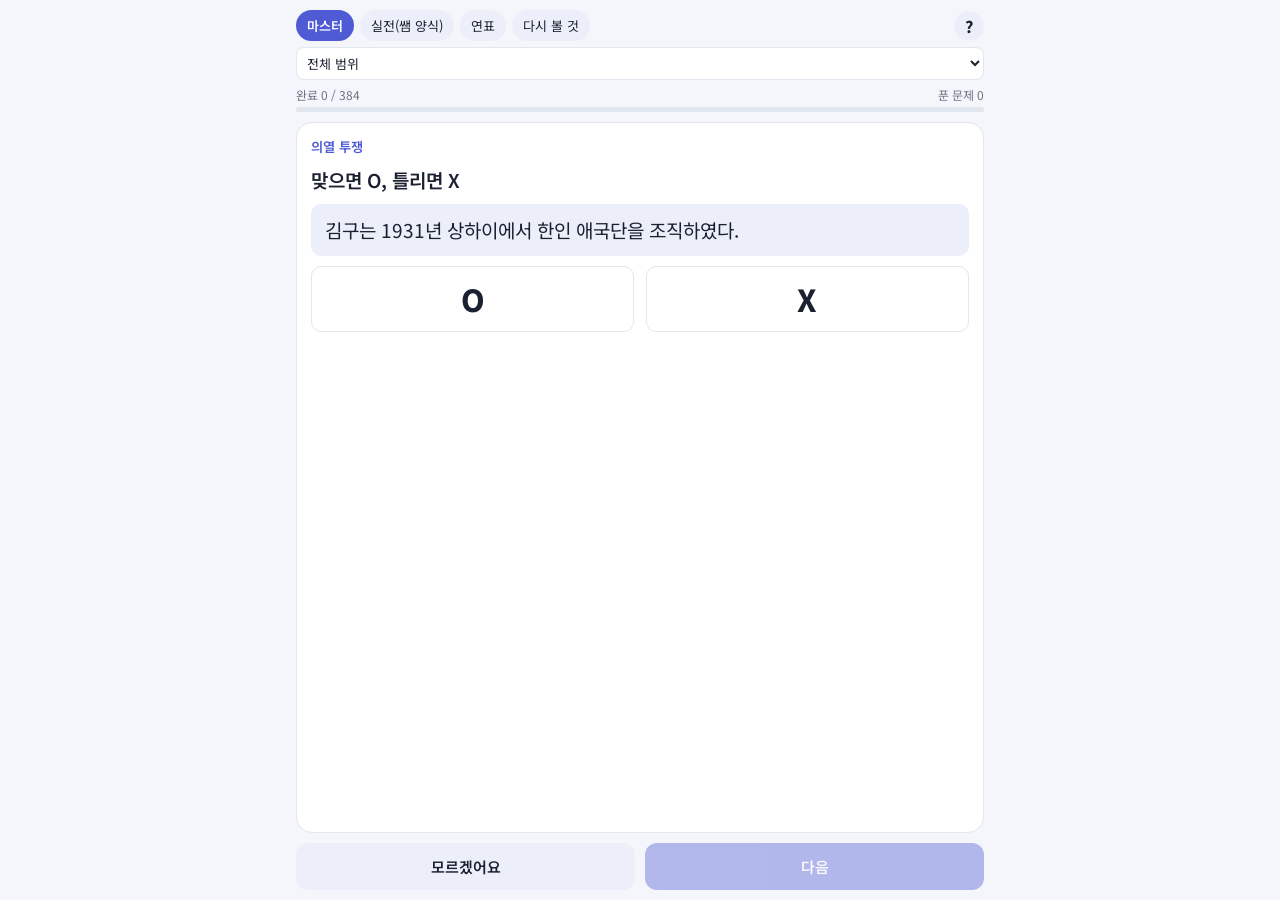
<file: history.html>
<!doctype html>
<html lang="ko">
<head>
<meta charset="utf-8">
<meta name="viewport" content="width=device-width, initial-scale=1, viewport-fit=cover">
<title>한국사 마스터</title>
<link rel="preconnect" href="https://fonts.googleapis.com">
<link href="https://fonts.googleapis.com/css2?family=Noto+Sans+KR:wght@400;600;800&display=swap" rel="stylesheet">
<style>
:root{--bg:#f4f6fb;--card:#fff;--ink:#1b2130;--sub:#6b7385;--line:#e2e6ef;--pri:#4f5bd5;--ok:#1f9d55;--okbg:#e5f6ec;--no:#d64545;--nobg:#fdeaea;--chip:#eceffa}
@media (prefers-color-scheme:dark){:root:not([data-theme="light"]){--bg:#11141c;--card:#1b2030;--ink:#e8ebf3;--sub:#9aa2b5;--line:#2c3346;--pri:#8b94ff;--ok:#4ccf85;--okbg:#153524;--no:#ff7676;--nobg:#3a1d1f;--chip:#252b3d}}
:root[data-theme="dark"]{--bg:#11141c;--card:#1b2030;--ink:#e8ebf3;--sub:#9aa2b5;--line:#2c3346;--pri:#8b94ff;--ok:#4ccf85;--okbg:#153524;--no:#ff7676;--nobg:#3a1d1f;--chip:#252b3d}
*{box-sizing:border-box;margin:0;padding:0}
html,body{height:100%;overflow:hidden}
body{background:var(--bg);color:var(--ink);font-family:'Noto Sans KR',system-ui,sans-serif;-webkit-tap-highlight-color:transparent}
#app{height:100dvh;display:flex;flex-direction:column;max-width:720px;margin:0 auto;padding:10px 16px calc(10px + env(safe-area-inset-bottom))}
header{flex:none}
.row{display:flex;gap:6px;align-items:center}
.chips{display:flex;gap:6px;overflow-x:auto;scrollbar-width:none;flex:1}
.chips::-webkit-scrollbar{display:none}
.chip{flex:none;border:0;background:var(--chip);color:var(--ink);font:inherit;font-size:13px;padding:6px 11px;border-radius:999px;cursor:pointer;white-space:nowrap}
.chip.on{background:var(--pri);color:#fff;font-weight:600}
select{font:inherit;font-size:13px;border:1px solid var(--line);background:var(--card);color:var(--ink);border-radius:8px;padding:5px 6px;max-width:100%;flex:1;min-width:0}
.ib{flex:none;border:0;background:var(--chip);color:var(--ink);width:30px;height:30px;border-radius:50%;font:inherit;font-weight:800;cursor:pointer}
.meta{display:flex;justify-content:space-between;font-size:12px;color:var(--sub);margin:6px 0 4px}
.bar{height:5px;background:var(--line);border-radius:4px;overflow:hidden}
.bar i{display:block;height:100%;background:var(--ok);transition:width .3s}
main{flex:1;min-height:0;margin:10px 0;background:var(--card);border-radius:16px;padding:14px;overflow:hidden;border:1px solid var(--line)}
main.scroll{overflow-y:auto}
#fit{font-size:17px;display:flex;flex-direction:column;gap:.55em}
.tag{font-size:.7em;color:var(--pri);font-weight:600}
.q{font-weight:600;line-height:1.45;word-break:keep-all;white-space:pre-line}
.st{line-height:1.5;word-break:keep-all;padding:.6em .75em;background:var(--chip);border-radius:10px}
.cs{display:flex;flex-direction:column;gap:.4em}
.ox{display:flex;gap:.6em}
.c{display:flex;gap:.5em;align-items:flex-start;text-align:left;border:1.5px solid var(--line);background:transparent;color:var(--ink);font:inherit;font-size:.9em;line-height:1.4;padding:.5em .65em;border-radius:10px;cursor:pointer;word-break:keep-all;width:100%}
.ox .c{justify-content:center;font-size:1.6em;font-weight:800;padding:.35em}
.c b{flex:none;color:var(--sub);font-weight:600}
.c.ok{border-color:var(--ok);background:var(--okbg)}
.c.no{border-color:var(--no);background:var(--nobg)}
.c:disabled{cursor:default;color:var(--ink)}
.ex{font-size:.82em;line-height:1.5;padding:.6em .75em;border-radius:10px;background:var(--chip);word-break:keep-all}
.ex strong{display:block;margin-bottom:.15em}
.ex.ok strong{color:var(--ok)}.ex.no strong{color:var(--no)}
.ex ul{list-style:none;display:flex;flex-direction:column;gap:.25em;margin-top:.2em}
.mk{font-weight:800;margin-right:.3em}.mk.t{color:var(--ok)}.mk.f{color:var(--no)}
table{border-collapse:collapse;width:100%;font-size:.85em}
td,th{border:1px solid var(--line);padding:.3em .45em;text-align:left;vertical-align:top;word-break:keep-all}
th{background:var(--chip)}
.tl{display:flex;flex-direction:column;gap:.15em;font-size:.88em}
.tl .ev{padding:.3em .6em;border:1px solid var(--line);border-radius:8px}
.tl .gap{color:var(--sub);padding-left:1em}
footer{flex:none;display:flex;gap:10px}
footer button{flex:1;border:0;border-radius:12px;padding:13px;font:inherit;font-size:15px;font-weight:600;cursor:pointer;background:var(--chip);color:var(--ink)}
footer #next{background:var(--pri);color:#fff}
footer button:disabled{opacity:.4;cursor:default}
.done{margin:auto;text-align:center;line-height:1.7}
#info{position:fixed;inset:0;background:rgba(0,0,0,.45);display:none;align-items:center;justify-content:center;padding:16px;z-index:9}
#info.on{display:flex}
#info .box{background:var(--card);color:var(--ink);border-radius:16px;padding:16px;max-width:520px;max-height:90dvh;overflow-y:auto;font-size:14px;line-height:1.6}
#info h3{font-size:15px;margin:10px 0 4px}#info h3:first-child{margin-top:0}
#info ul{padding-left:18px}
#info .acts{display:flex;gap:8px;margin-top:12px}
#info .acts button{flex:1;border:0;border-radius:10px;padding:10px;font:inherit;cursor:pointer;background:var(--chip);color:var(--ink)}
#info .acts .p{background:var(--pri);color:#fff}
</style>
</head>
<body>
<div id="app">
  <header>
    <div class="row"><div class="chips" id="modes"></div><button class="ib" id="ibtn" aria-label="설명">?</button></div>
    <div class="row" style="margin-top:6px"><select id="unit"></select></div>
    <div class="meta"><span id="prog"></span><span id="stat"></span></div>
    <div class="bar"><i id="barf"></i></div>
  </header>
  <main id="main"><div id="fit"></div></main>
  <footer><button id="skip">모르겠어요</button><button id="next" disabled>다음</button></footer>
</div>
<div id="info"><div class="box">
  <h3>사용법</h3>
  <ul>
    <li><b>마스터</b>: 그냥 계속 누르면 돼요. <b>한 번 맞히면 끝</b>(초록 막대). 모르면 "모르겠어요" 누르고 해설 읽기 → 몇 문제 뒤 다시 나오면 그때 맞히면 끝.</li>
    <li><b>실전</b>: 작년 쌤 양식(O/X 채점 점수, 몇 명, 순서 배열, 연표 구간)만 계속 나와요.</li>
    <li><b>연표</b>: "뭐가 먼저?"와 순서 문제만.</li>
    <li><b>다시 볼 것</b>: 한 번이라도 틀린 것 중 아직 완료 안 된 것.</li>
  </ul>
  <h3>작년(2025) 2학기 중간 한국사 양식</h3>
  <ul>
    <li>27문항 전부 5지선다, 3.5~4.0점</li>
    <li>사료·사진·통계 → "밑줄 친 이 시기/이 사건/그"</li>
    <li><b>O/X 채점 점수형</b> 3문제, 선 긋기 채점, "옳은 학생 몇 명", "몇 개 조" → 보기 하나하나를 다 알아야 함</li>
    <li>순서 배열(ㄱ~ㄹ), 연표 구간(①~⑤), (가)와 (나) 사이</li>
    <li>&lt;보기&gt; 조합형(ㄱ, ㄴ 고르기)</li>
  </ul>
  <h3>범위</h3>
  <p>일제 학습지 1~3, 교과서 3·1 운동·독립운동 방향 논의·p.26·p.41, 현대사 학습지 1~12쪽(4·19 직전까지). 학습지에서 X로 지운 부분(7쪽 반민특위·농지 개혁 등)은 뺐어요.</p>
  <div class="acts"><button id="reset">진도 초기화</button><button class="p" id="close">닫기</button></div>
</div></div>
<script>
const D = {"units": [{"id": "u1", "name": "1910년대 무단 통치", "src": "학습지 일제-1"}, {"id": "u2", "name": "3·1 운동과 독립운동 방향", "src": "학습지 일제-1, 교과서"}, {"id": "u3", "name": "대한민국 임시 정부", "src": "학습지 일제-2"}, {"id": "u4", "name": "의열 투쟁", "src": "교과서 p.26"}, {"id": "u5", "name": "문화 통치·산미 증식 계획", "src": "학습지 일제-3"}, {"id": "u6", "name": "민족주의 사학·조선학", "src": "교과서 p.41"}, {"id": "h1", "name": "임시 정부(충칭)와 광복군", "src": "현대 학습지 1~2쪽"}, {"id": "h2", "name": "38도선·군정·모스크바 회의", "src": "현대 학습지 3쪽"}, {"id": "h3", "name": "미소공위·정읍 발언·좌우 합작", "src": "현대 학습지 4쪽"}, {"id": "h4", "name": "UN·남북 협상·5·10 총선거", "src": "현대 학습지 5~6쪽"}, {"id": "h6", "name": "6·25 전쟁", "src": "현대 학습지 9~10쪽"}, {"id": "h7", "name": "원조 경제·삼백 산업", "src": "현대 학습지 8쪽"}, {"id": "h8", "name": "이승만 정권·개헌·3·15", "src": "현대 학습지 11~12쪽"}], "S": [{"u": "u1", "s": "일제는 통감부를 조선 총독부로 바꾸고 식민 통치의 최고 기구로 삼았다.", "t": 1, "e": ""}, {"u": "u1", "s": "중추원은 조선 총독부의 자문 기구로, 친일 인사로만 구성되었다.", "t": 1, "e": ""}, {"u": "u1", "s": "헌병 경찰 제도는 군인인 헌병이 경찰을 지휘하며 한국인의 일상생활 전반까지 감시·탄압한 제도이다.", "t": 1, "e": ""}, {"u": "u1", "s": "범죄 즉결례와 조선 태형령으로 헌병 경찰은 정식 재판 없이 한국인을 즉결 처벌하고 태형을 가할 수 있었다.", "t": 1, "e": ""}, {"u": "u1", "s": "1910년대에는 관리와 교원도 제복을 입고 칼을 차 한국인에게 공포감을 주었다.", "t": 1, "e": ""}, {"u": "u1", "s": "1910년대 일제는 한국인의 언론·출판·집회·결사의 자유를 박탈하였다.", "t": 1, "e": ""}, {"u": "u1", "s": "제1차 조선 교육령(1911)은 한국인에게 보통 교육과 실업 교육만 실시하였다.", "t": 1, "e": ""}, {"u": "u1", "s": "1910년대 일제는 사립학교와 서당의 민족 교육을 탄압하였다.", "t": 1, "e": ""}, {"u": "u1", "s": "1910년대 일제는 『황성신문』, 『대한매일신보』 등을 폐간하고 대한 협회 같은 계몽 단체를 해산하였다.", "t": 1, "e": ""}, {"u": "u1", "s": "토지 조사 사업(1910~1918)의 목적은 식민 통치에 필요한 재정 확보였다.", "t": 1, "e": ""}, {"u": "u1", "s": "토지 조사 사업은 정해진 기간 안에 토지 소유자가 직접 신고하는 방식으로 진행되었다.", "t": 1, "e": ""}, {"u": "u1", "s": "토지 조사 사업으로 농민은 관습적으로 누리던 경작권을 부정당하고 기한부 계약 소작농으로 전락하였다.", "t": 1, "e": ""}, {"u": "u1", "s": "토지 조사 사업 이후 많은 농민이 화전민이 되거나 만주·연해주로 이주하였다.", "t": 1, "e": ""}, {"u": "u1", "s": "동양 척식 주식회사는 1908년 일제가 토지와 자원 수탈을 목적으로 설립한 국책 회사이다.", "t": 1, "e": ""}, {"u": "u1", "s": "회사령은 회사를 세울 때 조선 총독의 허가를 받게 한 허가제였다.", "t": 1, "e": ""}, {"u": "u1", "s": "회사령의 목적은 한국인의 기업 설립을 억제하여 민족 자본의 성장을 막는 것이었다.", "t": 1, "e": ""}, {"u": "u1", "s": "일제는 어업령·삼림령·광업령을 제정하여 경제 활동을 허가제로 바꾸었다.", "t": 1, "e": ""}, {"u": "u1", "s": "임야 조사 사업으로 많은 임야가 국유림으로 편입되었다.", "t": 1, "e": ""}, {"u": "u1", "s": "일제는 인삼 등에 대한 전매 사업으로 총독부의 재정 수입을 늘렸다.", "t": 1, "e": ""}, {"u": "u1", "s": "회사령은 회사를 세운 뒤 신고만 하면 되는 신고제였다.", "t": 0, "e": "회사령은 총독의 허가가 필요한 허가제였다. 1920년에 폐지되어 신고제로 바뀌었다."}, {"u": "u1", "s": "토지 조사 사업으로 농민의 관습적 경작권이 법으로 보장되었다.", "t": 0, "e": "오히려 농민의 경작권은 부정되고 지주의 소유권만 인정되었다."}, {"u": "u1", "s": "1910년대에는 보통 경찰 제도가 시행되었다.", "t": 0, "e": "1910년대는 헌병 경찰 제도였다. 보통 경찰제는 1920년대 문화 통치기에 시행되었다."}, {"u": "u1", "s": "제1차 조선 교육령으로 한국인에게 고등 교육 기회가 넓어졌다.", "t": 0, "e": "제1차 조선 교육령은 한국인에게 고등 교육 기회를 주지 않고 보통·실업 교육만 실시하였다."}, {"u": "u1", "s": "조선 태형령은 한국인과 일본인 모두에게 적용되었다.", "t": 0, "e": "조선 태형령은 한국인에게만 적용되었다."}, {"u": "u1", "s": "중추원은 한국인 대표가 법률을 제정하는 입법 기구였다.", "t": 0, "e": "중추원은 총독부의 자문 기구일 뿐이었다."}, {"u": "u1", "s": "토지 조사 사업은 정부가 직접 토지를 측량하므로 소유자가 신고할 필요가 없었다.", "t": 0, "e": "정해진 기간 안에 소유자가 직접 신고해야 했다(신고주의)."}, {"u": "u2", "s": "윌슨은 파리 강화 회의에서 민족 자결주의를 포함한 14개조 평화 원칙을 제시하였다.", "t": 1, "e": ""}, {"u": "u2", "s": "민족 자결주의는 승전국의 식민지에 적용되지 않았지만 약소민족의 독립운동에 영향을 주었다.", "t": 1, "e": ""}, {"u": "u2", "s": "상하이의 신한 청년당은 파리 강화 회의에 김규식을 대표로 파견하였다.", "t": 1, "e": ""}, {"u": "u2", "s": "도쿄의 유학생들은 조선 청년 독립단을 조직하여 2·8 독립 선언(1919)을 발표하였다.", "t": 1, "e": ""}, {"u": "u2", "s": "3·1 운동은 계층과 이념을 초월한 전 민족적 항일 운동이었다.", "t": 1, "e": ""}, {"u": "u2", "s": "3·1 운동을 계기로 민주 공화제에 바탕을 둔 대한민국 임시 정부가 수립되었다.", "t": 1, "e": ""}, {"u": "u2", "s": "3·1 운동 이후 일제의 통치 방식이 무단 통치에서 문화 통치로 바뀌었다.", "t": 1, "e": ""}, {"u": "u2", "s": "3·1 운동 이후 민족 운동의 주체가 학생·농민·노동자·여성 등으로 확대되었다.", "t": 1, "e": ""}, {"u": "u2", "s": "3·1 운동은 중국의 5·4 운동 등 아시아 여러 지역의 민족 운동에 영향을 주었다.", "t": 1, "e": ""}, {"u": "u2", "s": "3·1 운동으로 수감된 사람 중 가장 많은 계층은 농민(약 58.4%)이었다.", "t": 1, "e": ""}, {"u": "u2", "s": "3·1 운동은 한국인의 독립 의지를 세계에 알리고, 일제가 무력만으로 지배할 수 없음을 보여 주었다.", "t": 1, "e": ""}, {"u": "u2", "s": "김마리아는 2·8 독립 선언에 참여하였고, 귀국 후 대한민국 애국 부인회를 조직하였다.", "t": 1, "e": ""}, {"u": "u2", "s": "이승만은 외국의 원조를 받아야 독립할 수 있다며 외교 활동을 강조하였다.", "t": 1, "e": "교과서 (가) 이승만 연설(1919)."}, {"u": "u2", "s": "이동휘 등은 전쟁 외에는 독립의 방도가 없다며 독립 전쟁을 주장하였다.", "t": 1, "e": "교과서 (나) 「국무원 포고 제1호」."}, {"u": "u2", "s": "안창호는 실력이 부족해 나라를 잃었다며 실력 양성을 강조하였다.", "t": 1, "e": "교과서 (다) 안창호."}, {"u": "u2", "s": "신채호는 「조선 혁명 선언」에서 외교론과 준비론을 비판하고 민중 직접 혁명을 주장하였다.", "t": 1, "e": "교과서 (라) 신채호."}, {"u": "u2", "s": "3·1 운동으로 수감된 사람 중 가장 많은 계층은 학생·지식인이었다.", "t": 0, "e": "가장 많은 계층은 농민(58.4%)이다. 학생·지식인은 20.8%."}, {"u": "u2", "s": "민족 자결주의는 승전국의 식민지에도 적용되었다.", "t": 0, "e": "민족 자결주의는 승전국의 식민지에는 적용되지 않았다."}, {"u": "u2", "s": "2·8 독립 선언은 상하이의 신한 청년당이 발표하였다.", "t": 0, "e": "2·8 독립 선언은 도쿄 유학생들의 조선 청년 독립단이 발표하였다."}, {"u": "u2", "s": "3·1 운동은 중국 5·4 운동의 영향을 받아 일어났다.", "t": 0, "e": "반대로 3·1 운동이 5·4 운동에 영향을 주었다."}, {"u": "u2", "s": "3·1 운동 이후 일제는 문화 통치를 무단 통치로 바꾸었다.", "t": 0, "e": "무단 통치 → 문화 통치로 바뀌었다."}, {"u": "u2", "s": "신채호는 외교 활동으로 독립을 이루어야 한다고 주장하였다.", "t": 0, "e": "신채호는 외교론을 비판하고 민중 직접 혁명을 주장하였다. 외교론은 이승만."}, {"u": "u2", "s": "안창호는 전쟁 외에는 방도가 없다며 즉각적인 독립 전쟁을 주장하였다.", "t": 0, "e": "안창호는 실력 양성을 강조하였다. 독립 전쟁론은 이동휘 등."}, {"u": "u3", "s": "3·1 운동 이후 연해주에 대한 국민 의회, 상하이에 대한민국 임시 정부, 국내에 한성 정부가 수립되었다.", "t": 1, "e": ""}, {"u": "u3", "s": "대한 국민 의회 측은 무장 투쟁에 유리하다며 임시 정부를 연해주에 두자고 하였다.", "t": 1, "e": ""}, {"u": "u3", "s": "상하이 측은 교통이 편리하고 각국 공관이 있어 외교 활동에 유리하다며 상하이에 두자고 하였다.", "t": 1, "e": ""}, {"u": "u3", "s": "여러 임시 정부는 상하이에서 통합하였으며, 국내 13도 대표가 세운 한성 정부의 법통을 계승하였다.", "t": 1, "e": ""}, {"u": "u3", "s": "대한민국 임시 헌법은 3·1 운동에 건국의 정당성을 두고 인민 주권의 공화제와 삼권 분립을 표방하였다.", "t": 1, "e": ""}, {"u": "u3", "s": "통합 임시 정부는 이승만을 임시 대통령, 이동휘를 국무총리로 선출하였다.", "t": 1, "e": ""}, {"u": "u3", "s": "대한민국 임시 정부는 우리 역사상 최초의 민주 공화제 정부이다.", "t": 1, "e": ""}, {"u": "u3", "s": "연통제는 법령·공문 전파와 독립운동 자금 모집을 위해 설치한 국내 비밀 행정 조직이다.", "t": 1, "e": ""}, {"u": "u3", "s": "교통국은 정보 수집과 연락 업무를 맡은 정보 통신 기관이다.", "t": 1, "e": ""}, {"u": "u3", "s": "임시 정부는 기관지로 『독립신문』을 발간하였다.", "t": 1, "e": ""}, {"u": "u3", "s": "임시 정부는 임시 사료 편찬 위원회를 두어 『한·일 관계 사료집』과 외교 선전물을 간행하였다.", "t": 1, "e": ""}, {"u": "u3", "s": "임시 정부는 독립 공채를 발행하고 의연금을 거두어 독립운동 자금을 마련하였다.", "t": 1, "e": ""}, {"u": "u3", "s": "임시 정부의 의연금은 백산 상회와 이륭 양행을 통해 전달되었다.", "t": 1, "e": ""}, {"u": "u3", "s": "임시 정부는 파리 위원부와 미국의 구미 위원부를 두어 외교 활동을 하였다.", "t": 1, "e": ""}, {"u": "u3", "s": "임시 정부는 군무부를 두고 남만주에 광복군 사령부와 광복군 총영을 설치하였다.", "t": 1, "e": ""}, {"u": "u3", "s": "연통제와 교통국이 발각·파괴되고 외교 노선이 비판받으면서 국민 대표 회의가 열렸다.", "t": 1, "e": ""}, {"u": "u3", "s": "국민 대표 회의(1923)는 임시 정부의 노선을 재정립하고 분열된 독립운동 전선을 통일하기 위해 열렸다.", "t": 1, "e": ""}, {"u": "u3", "s": "국민 대표 회의에서 창조파는 임시 정부를 해체하고 새로운 정부를 세우자고 주장하였다.", "t": 1, "e": ""}, {"u": "u3", "s": "국민 대표 회의에서 개조파는 임시 정부를 독립운동 실정에 맞게 개편하자고 주장하였다.", "t": 1, "e": ""}, {"u": "u3", "s": "국민 대표 회의 결렬 이후 임시 정부는 1925년 이승만을 탄핵하였다.", "t": 1, "e": ""}, {"u": "u3", "s": "이승만 탄핵 후 박은식이 제2대 임시 대통령으로 선출되었다.", "t": 1, "e": ""}, {"u": "u3", "s": "임시 정부는 헌법을 개정하여 대통령제를 국무령제로 바꾸었다.", "t": 1, "e": ""}, {"u": "u3", "s": "국민 대표 회의 이후 임시 정부가 침체되자 국무령 김구는 1931년 한인 애국단을 조직하였다.", "t": 1, "e": ""}, {"u": "u3", "s": "국민 대표 회의에서 창조파는 임시 정부를 유지하며 개편하자고 주장하였다.", "t": 0, "e": "그것은 개조파. 창조파는 임시 정부 해체 후 새 정부 수립을 주장했다."}, {"u": "u3", "s": "교통국은 법령 전파와 자금 모집을 위한 국내 비밀 행정 조직이다.", "t": 0, "e": "그것은 연통제. 교통국은 정보 수집·연락 기관이다."}, {"u": "u3", "s": "통합 임시 정부는 이동휘를 임시 대통령, 이승만을 국무총리로 선출하였다.", "t": 0, "e": "이승만이 임시 대통령, 이동휘가 국무총리."}, {"u": "u3", "s": "국민 대표 회의는 1919년에 열렸다.", "t": 0, "e": "국민 대표 회의는 1923년."}, {"u": "u3", "s": "이승만 탄핵 후 김구가 제2대 임시 대통령이 되었다.", "t": 0, "e": "제2대 임시 대통령은 박은식."}, {"u": "u3", "s": "여러 임시 정부는 연해주에서 통합하였다.", "t": 0, "e": "외교에 유리한 상하이에서 통합하였다."}, {"u": "u3", "s": "임시 정부는 국무령제를 대통령제로 바꾸었다.", "t": 0, "e": "대통령제 → 국무령제로 바꾸었다."}, {"u": "u4", "s": "의열단은 1919년 11월 김원봉, 윤세주 등이 만주 지린에서 조직하였다.", "t": 1, "e": ""}, {"u": "u4", "s": "의열단은 조선 총독부 고위 관리와 친일파 처단, 수탈 기구 파괴를 목표로 하였다.", "t": 1, "e": ""}, {"u": "u4", "s": "신채호는 김원봉의 요청으로 「조선 혁명 선언」(1923)을 작성하였다.", "t": 1, "e": ""}, {"u": "u4", "s": "「조선 혁명 선언」은 민중의 직접 혁명으로 일제를 타도하자고 주장하였다.", "t": 1, "e": ""}, {"u": "u4", "s": "「조선 혁명 선언」은 의열 투쟁 때 폭탄·총과 함께 휴대한 필수품으로 '의열단 선언'이라고도 불렸다.", "t": 1, "e": ""}, {"u": "u4", "s": "1920년대 후반 의열단은 개별 폭력 투쟁의 한계를 느끼고 단원을 중국 황푸 군관 학교에 입학시켰다.", "t": 1, "e": ""}, {"u": "u4", "s": "의열단은 1930년대 중국 국민당의 지원을 받아 조선 혁명 간부 학교를 세웠다.", "t": 1, "e": ""}, {"u": "u4", "s": "의열단원 박재혁은 부산 경찰서, 최수봉은 밀양 경찰서에 폭탄을 던졌다.", "t": 1, "e": ""}, {"u": "u4", "s": "의열단원 김익상은 1921년 조선 총독부에 폭탄을 던졌다.", "t": 1, "e": ""}, {"u": "u4", "s": "의열단원 김상옥은 1923년 종로 경찰서에 폭탄을 던졌다.", "t": 1, "e": ""}, {"u": "u4", "s": "의열단원 김지섭은 1924년 도쿄 궁성에 폭탄을 던졌다.", "t": 1, "e": ""}, {"u": "u4", "s": "의열단원 나석주는 1926년 동양 척식 주식회사에 폭탄을 던졌다.", "t": 1, "e": ""}, {"u": "u4", "s": "김구는 1931년 상하이에서 한인 애국단을 조직하였다.", "t": 1, "e": ""}, {"u": "u4", "s": "한인 애국단원 이봉창은 1932년 도쿄에서 일왕이 탄 마차에 폭탄을 던졌다.", "t": 1, "e": ""}, {"u": "u4", "s": "한인 애국단원 윤봉길은 1932년 상하이 훙커우 공원의 일왕 생일 및 상하이 점령 축하 기념식장에 폭탄을 던졌다.", "t": 1, "e": ""}, {"u": "u4", "s": "윤봉길 의거 이후 중국 국민당 정부가 대한민국 임시 정부를 적극 지원하였다.", "t": 1, "e": ""}, {"u": "u4", "s": "나석주는 한인 애국단원으로 훙커우 공원에 폭탄을 던졌다.", "t": 0, "e": "나석주는 의열단원, 동양 척식 주식회사 투탄(1926). 훙커우 공원은 윤봉길."}, {"u": "u4", "s": "의열단은 김구가 상하이에서 조직하였다.", "t": 0, "e": "의열단은 김원봉 등이 만주 지린에서 조직. 김구는 한인 애국단."}, {"u": "u4", "s": "이봉창은 의열단원이다.", "t": 0, "e": "이봉창은 한인 애국단원."}, {"u": "u4", "s": "김상옥은 조선 총독부에 폭탄을 던졌다.", "t": 0, "e": "김상옥은 종로 경찰서. 총독부는 김익상."}, {"u": "u4", "s": "「조선 혁명 선언」은 박은식이 작성하였다.", "t": 0, "e": "신채호가 김원봉의 요청으로 작성."}, {"u": "u4", "s": "김지섭은 동양 척식 주식회사에 폭탄을 던졌다.", "t": 0, "e": "김지섭은 도쿄 궁성. 동척은 나석주."}, {"u": "u4", "s": "의열단은 1920년대 후반 단원을 일본 육군 사관 학교에 입학시켰다.", "t": 0, "e": "중국 황푸 군관 학교에 입학시켰다."}, {"u": "u5", "s": "일제는 3·1 운동으로 무단 통치를 이어 가기 어렵다고 판단하고, 국제 비난을 받자 문화 통치를 실시하였다.", "t": 1, "e": ""}, {"u": "u5", "s": "문화 통치기에 문관도 조선 총독에 임명될 수 있게 하였지만 실제로 문관 총독은 한 명도 없었다.", "t": 1, "e": ""}, {"u": "u5", "s": "문화 통치기에 헌병 경찰제를 보통 경찰제로 바꾸었다.", "t": 1, "e": ""}, {"u": "u5", "s": "문화 통치기에 관리·교원의 제복 착용과 한국인에게만 적용하던 태형을 폐지하였다.", "t": 1, "e": ""}, {"u": "u5", "s": "문화 통치기에 『동아일보』와 『조선일보』가 창간되고 『개벽』 등의 잡지가 발간되었다.", "t": 1, "e": ""}, {"u": "u5", "s": "제2차 조선 교육령(1922)은 보통학교 수업 연한을 4년에서 6년으로 늘렸다.", "t": 1, "e": ""}, {"u": "u5", "s": "제2차 조선 교육령은 3면 1교 정책을 내세워 보통학교를 늘렸다.", "t": 1, "e": ""}, {"u": "u5", "s": "문화 통치기 지방 제도를 바꾸어 도 평의회와 부·면 협의회를 설치하고 선거제를 시행하였다.", "t": 1, "e": ""}, {"u": "u5", "s": "문화 통치는 민족 분열을 위한 기만적인 술책이었다.", "t": 1, "e": ""}, {"u": "u5", "s": "문화 통치기에 경찰 관서와 경찰 인원이 크게 늘어 감시와 탄압이 강화되었다.", "t": 1, "e": ""}, {"u": "u5", "s": "치안 유지법은 사상과 표현의 자유를 억압하고 사회주의 운동 등 독립운동을 탄압하였다.", "t": 1, "e": ""}, {"u": "u5", "s": "문화 통치기에도 사전 검열과 기사 삭제가 일상화되었고, 민족의식을 고취하는 신문은 정간·폐간되었다.", "t": 1, "e": ""}, {"u": "u5", "s": "문화 통치기 교육 제도는 한국인 학교와 일본인 학교의 계통·명칭을 구분하고 한국인의 대학 설립을 억제하였다.", "t": 1, "e": ""}, {"u": "u5", "s": "도 평의회와 부·면 협의회는 의결 기구가 아닌 자문 기구였다.", "t": 1, "e": ""}, {"u": "u5", "s": "도 평의회 등의 선거권은 세금 납부액을 기준으로 제한되어 극히 일부 한국인만 참여하였다.", "t": 1, "e": ""}, {"u": "u5", "s": "일제는 지주·자본가·지식인 등을 포섭하여 친일 세력을 양성하였다.", "t": 1, "e": ""}, {"u": "u5", "s": "일제는 1923년 관세 역할을 하던 이입세를 폐지하여 일본 상품의 가격 경쟁력을 높였다.", "t": 1, "e": ""}, {"u": "u5", "s": "회사령 폐지의 목적은 한국인 자본가의 불만을 누그러뜨려 식민 통치 협력 세력으로 만드는 것이었다.", "t": 1, "e": ""}, {"u": "u5", "s": "회사령 폐지 이후 미쓰이·미쓰비시 등 일본 기업이 한국에 진출하였다.", "t": 1, "e": ""}, {"u": "u5", "s": "산미 증식 계획의 배경은 일본의 공업화로 도시 인구가 늘어 쌀이 부족해진 것이다.", "t": 1, "e": ""}, {"u": "u5", "s": "산미 증식 계획의 목적은 일본 내 식량 문제 해결이었다.", "t": 1, "e": ""}, {"u": "u5", "s": "산미 증식 계획은 수리 시설 확충, 토지 개량·개간, 품종 개량, 비료 사용 확대로 쌀 생산을 늘리려 하였다.", "t": 1, "e": ""}, {"u": "u5", "s": "산미 증식 계획으로 쌀 생산은 늘었으나 더 많은 쌀이 일본으로 가 한국인의 식량 사정은 나빠졌다.", "t": 1, "e": ""}, {"u": "u5", "s": "산미 증식 계획 이후 부족한 식량을 보충하려고 만주에서 조·수수·콩 등을 수입하였다.", "t": 1, "e": ""}, {"u": "u5", "s": "산미 증식 계획에서 농민은 수리 조합비, 빌린 농자금, 비룟값 등을 부담하였다.", "t": 1, "e": ""}, {"u": "u5", "s": "산미 증식 계획에서 일제의 의도는 지주를 일본의 협력자로 만드는 것이었다.", "t": 1, "e": ""}, {"u": "u5", "s": "문화 통치기에 문관 출신 조선 총독이 여러 명 임명되었다.", "t": 0, "e": "문관 임명 규정만 만들었을 뿐 문관 총독은 한 명도 없었다."}, {"u": "u5", "s": "제2차 조선 교육령은 보통학교 수업 연한을 6년에서 4년으로 줄였다.", "t": 0, "e": "4년 → 6년으로 늘렸다."}, {"u": "u5", "s": "도 평의회와 부·면 협의회는 의결권을 가진 기구였다.", "t": 0, "e": "의결 기구가 아닌 자문 기구였다."}, {"u": "u5", "s": "문화 통치기에는 경찰 인원이 크게 줄었다.", "t": 0, "e": "경찰 관서와 인원이 오히려 크게 늘었다."}, {"u": "u5", "s": "산미 증식 계획으로 한국인의 식량 사정이 좋아졌다.", "t": 0, "e": "쌀이 일본으로 빠져나가 식량 사정이 악화되었다."}, {"u": "u5", "s": "문화 통치기에는 언론에 대한 검열이 사라졌다.", "t": 0, "e": "사전 검열과 기사 삭제가 일상화되었다."}, {"u": "u5", "s": "산미 증식 계획의 비용은 주로 일본 정부와 지주가 부담하였다.", "t": 0, "e": "수리 조합비·비룟값 등 비용이 농민에게 전가되었다."}, {"u": "u5", "s": "1923년 일제는 이입세를 새로 만들어 일본 상품을 막았다.", "t": 0, "e": "이입세를 폐지하여 일본 상품의 가격 경쟁력을 높였다."}, {"u": "u6", "s": "역사학자들은 역사 연구와 저술을 통해 일제 식민 사관의 논리를 비판하였다.", "t": 1, "e": ""}, {"u": "u6", "s": "박은식은 '국혼'을 강조하며 『한국통사』, 『한국독립운동지혈사』를 저술하였다.", "t": 1, "e": ""}, {"u": "u6", "s": "신채호는 고대사 연구에 주력하여 『조선사연구초』, 『조선상고사』를 저술하였다.", "t": 1, "e": ""}, {"u": "u6", "s": "민족주의 사학의 흐름은 1930년대 이후 정인보·안재홍·문일평 등의 조선학 운동으로 이어졌다.", "t": 1, "e": ""}, {"u": "u6", "s": "조선학 운동은 1934년 정약용 서거 99주년을 기념하며 시작되었다.", "t": 1, "e": ""}, {"u": "u6", "s": "정인보와 안재홍은 1938년 정약용의 저서를 모아 『여유당전서』를 간행하였다.", "t": 1, "e": ""}, {"u": "u6", "s": "정인보는 '오천 년간 조선의 얼'을 강조하였다.", "t": 1, "e": ""}, {"u": "u6", "s": "백남운은 마르크스의 유물 사관을 바탕으로 사회 경제 사학을 내세웠다.", "t": 1, "e": ""}, {"u": "u6", "s": "백남운은 『조선사회경제사』를 펴내 식민 사학의 정체성론을 비판하였다.", "t": 1, "e": ""}, {"u": "u6", "s": "백남운은 한국사도 세계사적 발전 과정과 같은 역사적 경험을 갖고 있다고 강조하였다.", "t": 1, "e": ""}, {"u": "u6", "s": "실증주의 사학자들은 진단 학회를 만들고 『진단 학보』를 발행하였다.", "t": 1, "e": ""}, {"u": "u6", "s": "실증주의 사학은 문헌 고증으로 사실만 서술하려 하였지만 식민지 현실과는 거리를 두었다.", "t": 1, "e": ""}, {"u": "u6", "s": "백남운은 '국혼'을 강조하였다.", "t": 0, "e": "'국혼'은 박은식. 백남운은 유물 사관에 입각한 사회 경제 사학."}, {"u": "u6", "s": "신채호는 『조선사회경제사』를 저술하였다.", "t": 0, "e": "『조선사회경제사』는 백남운."}, {"u": "u6", "s": "진단 학회는 유물 사관으로 정체성론을 비판하였다.", "t": 0, "e": "진단 학회는 실증주의 사학. 유물 사관은 백남운."}, {"u": "u6", "s": "정인보는 『한국통사』를 저술하였다.", "t": 0, "e": "『한국통사』는 박은식."}, {"u": "u6", "s": "『여유당전서』는 박은식과 신채호가 간행하였다.", "t": 0, "e": "정인보와 안재홍이 1938년 간행."}, {"u": "u6", "s": "실증주의 사학은 식민지 현실 비판에 가장 적극적이었다.", "t": 0, "e": "실증주의 사학은 식민지 현실과 거리를 두었다."}, {"u": "h1", "s": "대한민국 임시 정부는 갈등 심화와 일본의 상하이 점령 등으로 상하이를 떠나 약 10년 동안 이동하였다.", "t": 1, "e": ""}, {"u": "h1", "s": "떠돌이 생활 속에서 마지막까지 임시 정부를 지킨 인물은 김구이다.", "t": 1, "e": ""}, {"u": "h1", "s": "임시 정부는 1940년 충칭에 도착하여 중국 정부의 경제적·군사적 지원을 받기 시작하였다.", "t": 1, "e": ""}, {"u": "h1", "s": "충칭 임시 정부는 분열 극복을 위해 김구를 주석으로 선출하고 전권을 부여하였다(주석 체제).", "t": 1, "e": ""}, {"u": "h1", "s": "임시 정부는 공식적으로 대일본 선전 포고를 발표하였다.", "t": 1, "e": ""}, {"u": "h1", "s": "임시 정부의 공식 군대는 한국광복군이다.", "t": 1, "e": ""}, {"u": "h1", "s": "한국광복군은 1940년 9월 17일 충칭에서 지청천을 총사령관으로 창설되었다.", "t": 1, "e": ""}, {"u": "h1", "s": "지청천은 한국 독립당의 군대인 한국 독립군을 이끌고 대전자령 전투 등 무장 투쟁을 전개하였다.", "t": 1, "e": ""}, {"u": "h1", "s": "한국광복군은 영국군과 연합 작전을 펼치기 위해 인도·미얀마 전선에 파견되었다.", "t": 1, "e": ""}, {"u": "h1", "s": "인도·미얀마 전선에서 광복군은 일본군 포로 심문, 작전 수립 등을 맡았다.", "t": 1, "e": ""}, {"u": "h1", "s": "한국광복군은 미국 전략 정보국(OSS)과 함께 국내 진공 작전을 계획하였다.", "t": 1, "e": ""}, {"u": "h1", "s": "국내 진공 작전은 8월 20일 출동 계획이었으나 8월 15일 일본이 항복하여 실현되지 못하였다.", "t": 1, "e": ""}, {"u": "h1", "s": "김구는 일본의 항복 소식에 \"하늘이 무너지는 듯한 일\"이라며 국내 진공 작전이 무산된 것을 안타까워하였다.", "t": 1, "e": ""}, {"u": "h1", "s": "대한민국 헌법 전문은 3·1 운동으로 건립된 대한민국 임시 정부의 법통을 계승한다고 밝혔다.", "t": 1, "e": ""}, {"u": "h1", "s": "한국광복군은 미국군과 연합하여 인도·미얀마 전선에 투입되었다.", "t": 0, "e": "인도·미얀마 전선은 영국군과의 연합 작전. 미국(OSS)과는 국내 진공 작전."}, {"u": "h1", "s": "국내 진공 작전이 실행되어 광복군이 서울에 진입하였다.", "t": 0, "e": "8월 15일 일본이 먼저 항복해 실현되지 못하였다."}, {"u": "h1", "s": "한국광복군은 청산리에서 일본군을 물리쳤다.", "t": 0, "e": "청산리 전투(1920)는 북로 군정서 등. 광복군은 1940년 창설."}, {"u": "h1", "s": "한국광복군은 1940년 상하이에서 창설되었다.", "t": 0, "e": "충칭에서 창설되었다."}, {"u": "h1", "s": "국내 진공 작전은 영국군과 함께 계획하였다.", "t": 0, "e": "미국 전략 정보국(OSS)과 함께 계획하였다."}, {"u": "h1", "s": "충칭 임시 정부는 이승만을 주석으로 선출하였다.", "t": 0, "e": "김구를 주석으로 선출하였다."}, {"u": "h1", "s": "한국광복군 총사령관은 김원봉이다.", "t": 0, "e": "총사령관은 지청천."}, {"u": "h2", "s": "미국과 소련은 소련군은 북→남, 미군은 남→북으로 진격하는 협동 작전을 계획하였다.", "t": 1, "e": ""}, {"u": "h2", "s": "1945년 8월 6일·9일 원폭 투하 후 8월 15일 일본이 예상보다 빨리 항복하였다.", "t": 1, "e": ""}, {"u": "h2", "s": "38도선 설정 후 소련 군대는 38도선 이북 지역을 빠르게 장악하고 소련 군정을 세웠다.", "t": 1, "e": ""}, {"u": "h2", "s": "소련 군정은 간접 통치 방식을 택하였다.", "t": 1, "e": ""}, {"u": "h2", "s": "소련 군정은 북한 주민이 스스로 다스리도록 한다며 각 지역에 인민 위원회를 조직하게 하였다.", "t": 1, "e": ""}, {"u": "h2", "s": "인민 위원회에는 공산주의자만 가입할 수 있었고, 인민 위원회 위원장은 김일성이었다.", "t": 1, "e": ""}, {"u": "h2", "s": "미 군정은 직접 통치 방식을 택하였다.", "t": 1, "e": ""}, {"u": "h2", "s": "미 군정은 남한에서 한국인이 조직한 모든 정치 조직과 단체를 인정하지 않았다.", "t": 1, "e": ""}, {"u": "h2", "s": "미 군정은 대한민국 임시 정부도 그 자격과 역할을 인정하지 않았다.", "t": 1, "e": ""}, {"u": "h2", "s": "맥아더 포고령 1호는 38도 이남 조선의 통치 권한을 당분간 미군이 행사한다고 하였다.", "t": 1, "e": ""}, {"u": "h2", "s": "맥아더 포고령 1호 제2조에 따라 일제 시기 공공 기관 직원(친일파)이 업무를 계속하였다.", "t": 1, "e": ""}, {"u": "h2", "s": "모스크바 3국 외무 장관 회의에는 미국, 소련, 영국이 참여하였다.", "t": 1, "e": ""}, {"u": "h2", "s": "모스크바 회의는 한국에 임시 민주 정부 수립, 미·소 공동 위원회 개최, 최대 5년 신탁 통치를 결정하였다.", "t": 1, "e": ""}, {"u": "h2", "s": "당시 한국인들은 신탁 통치가 아니라 즉각적인 통일 국가 수립을 원하였다.", "t": 1, "e": ""}, {"u": "h2", "s": "신탁 통치 소식에 처음에는 우익과 좌익이 모두 반탁 운동을 전개하였다.", "t": 1, "e": ""}, {"u": "h2", "s": "소련의 지시 이후 좌익은 찬탁 운동으로 돌아섰고, 남한 내 좌우 갈등이 더욱 심해졌다.", "t": 1, "e": ""}, {"u": "h2", "s": "우익의 반탁 운동에는 김구·김규식, 좌익에는 박헌영이 대표적이다.", "t": 1, "e": ""}, {"u": "h2", "s": "미 군정은 간접 통치, 소련 군정은 직접 통치를 하였다.", "t": 0, "e": "반대. 미 군정은 직접 통치, 소련 군정은 간접 통치."}, {"u": "h2", "s": "미 군정은 대한민국 임시 정부를 정식 정부로 인정하였다.", "t": 0, "e": "미 군정은 임시 정부를 인정하지 않았다."}, {"u": "h2", "s": "모스크바 3국 외무 장관 회의에는 미국, 소련, 중국이 참여하였다.", "t": 0, "e": "미국, 소련, 영국."}, {"u": "h2", "s": "모스크바 회의는 최대 10년의 신탁 통치를 결정하였다.", "t": 0, "e": "최대 5년."}, {"u": "h2", "s": "소련의 지시 이후 우익이 찬탁 운동으로 돌아섰다.", "t": 0, "e": "찬탁으로 돌아선 것은 좌익."}, {"u": "h2", "s": "인민 위원회에는 자본주의 세력도 자유롭게 참여할 수 있었다.", "t": 0, "e": "공산주의자만 가입할 수 있었다."}, {"u": "h2", "s": "맥아더 포고령 1호로 친일 관리들이 모두 해임되었다.", "t": 0, "e": "제2조로 기존 직원들이 업무를 계속하였다."}, {"u": "h3", "s": "1차 미소 공동 위원회는 한반도 통일 정부 수립을 논의하였으나 미·소 갈등으로 결렬되었다.", "t": 1, "e": ""}, {"u": "h3", "s": "이승만은 1946년 6월 3일 정읍 발언에서 남한만이라도 임시 정부를 조직하자고 주장하였다.", "t": 1, "e": ""}, {"u": "h3", "s": "정읍 발언은 사실상 남한 단독 정부 수립을 요구한 것이었다.", "t": 1, "e": ""}, {"u": "h3", "s": "여운형, 김규식 등은 좌우 합작 위원회를 조직하였다.", "t": 1, "e": ""}, {"u": "h3", "s": "좌우 합작 위원회는 미소 공동 위원회 결렬과 이승만의 정읍 발언을 배경으로 조직되었다.", "t": 1, "e": ""}, {"u": "h3", "s": "좌우 합작 위원회는 1946년 10월 좌우 합작 7원칙을 발표하였다.", "t": 1, "e": ""}, {"u": "h3", "s": "여운형은 조선 건국 준비 위원회를 이끈 좌익 계열 인물이다.", "t": 1, "e": ""}, {"u": "h3", "s": "김규식은 대한민국 임시 정부 부주석 출신의 우익 계열 인물이다.", "t": 1, "e": ""}, {"u": "h3", "s": "극렬한 대립 속에 여운형이 암살되어 좌우 합작은 실패하였다.", "t": 1, "e": ""}, {"u": "h3", "s": "2차 미소 공동 위원회도 실패하자 미국은 한반도 문제를 UN으로 넘겼다.", "t": 1, "e": ""}, {"u": "h3", "s": "정읍 발언은 김구가 하였다.", "t": 0, "e": "정읍 발언은 이승만(1946.6.3)."}, {"u": "h3", "s": "좌우 합작 7원칙은 이승만과 박헌영이 발표하였다.", "t": 0, "e": "여운형·김규식 등의 좌우 합작 위원회가 발표."}, {"u": "h3", "s": "여운형은 대한민국 임시 정부 부주석 출신의 우익 인물이다.", "t": 0, "e": "여운형은 조선 건국 준비 위원회, 좌익. 임시 정부 부주석은 김규식."}, {"u": "h3", "s": "좌우 합작 위원회는 남북 협상을 주도하였다.", "t": 0, "e": "남북 협상은 1948년 김구·김규식이 김일성과 진행."}, {"u": "h3", "s": "2차 미소 공동 위원회에서 통일 정부 수립에 합의하였다.", "t": 0, "e": "2차 미소 공위도 실패하여 한국 문제가 UN으로 넘어갔다."}, {"u": "h3", "s": "좌우 합작 위원회는 신탁 통치 반대 운동을 위해 만들어졌다.", "t": 0, "e": "좌익과 우익의 갈등을 통합해 통일 정부를 세우려는 활동이었다."}, {"u": "h4", "s": "UN 총회는 남북한 전 지역 총선거로 인구 비례에 따라 국회의원을 뽑아 통일 정부를 세우기로 결정하였다.", "t": 1, "e": ""}, {"u": "h4", "s": "UN 총회 결정에서 국회의원은 인구 비례로 북한 100명, 남한 200명이 배정되었다.", "t": 1, "e": ""}, {"u": "h4", "s": "UN은 남북한 총선거를 감시하기 위해 유엔 임시 위원단을 파견하였다.", "t": 1, "e": ""}, {"u": "h4", "s": "북한과 소련은 UN 결정을 거부하고 유엔 임시 위원단의 북한 입국을 막았다.", "t": 1, "e": ""}, {"u": "h4", "s": "UN 소총회는 선거가 가능한 지역(남한)에서만 총선거를 실시하기로 결의하였다.", "t": 1, "e": ""}, {"u": "h4", "s": "UN 소총회 결의는 사실상 남북한 정부를 따로 세우는 분단을 의미하였다.", "t": 1, "e": ""}, {"u": "h4", "s": "이승만은 남한만의 단선단정에 찬성하였다.", "t": 1, "e": ""}, {"u": "h4", "s": "김구는 단선단정에 반대하고 끝까지 통일 정부 수립을 주장하였다.", "t": 1, "e": ""}, {"u": "h4", "s": "김구는 「3천만 동포에게 읍고함」에서 38도선을 베고 쓰러질지언정 단독 정부 수립에 협력하지 않겠다고 하였다.", "t": 1, "e": ""}, {"u": "h4", "s": "1948년 4월 김구와 김규식은 38도선을 넘어 김일성과 남북 협상을 하였다.", "t": 1, "e": ""}, {"u": "h4", "s": "5·10 총선거는 1948년 5월 10일 남한에서만 실시된 단독 선거이다.", "t": 1, "e": ""}, {"u": "h4", "s": "5·10 총선거는 헌법을 제정할 국회의원을 뽑는 선거였다.", "t": 1, "e": ""}, {"u": "h4", "s": "5·10 총선거는 유엔 임시 위원단의 감시 아래 진행되었다.", "t": 1, "e": ""}, {"u": "h4", "s": "5·10 총선거는 보통·직접·평등·비밀의 4대 원칙에 따른 우리나라 최초의 민주적 선거였다.", "t": 1, "e": ""}, {"u": "h4", "s": "김구 등 통일 정부를 주장한 인물들은 5·10 총선거에 출마하지 않았다.", "t": 1, "e": ""}, {"u": "h4", "s": "제주 4·3 사건은 남한 단독 선거에 반대하는 공산주의자들의 봉기에서 시작되었다.", "t": 1, "e": ""}, {"u": "h4", "s": "제주 4·3 사건 진압 과정에서 무고한 제주도민이 많이 희생되었다(약 2만 5천~3만 명).", "t": 1, "e": ""}, {"u": "h4", "s": "제주도 2개 선거구는 선거가 진행되지 못해 5·10 총선거로 198명의 국회의원이 선출되었다.", "t": 1, "e": ""}, {"u": "h4", "s": "5·10 총선거로 선출된 제헌 국회의원의 임기는 2년이었다.", "t": 1, "e": ""}, {"u": "h4", "s": "제헌 국회는 헌법을 제정하여 1948년 7월 17일 공포하였다(제헌절).", "t": 1, "e": ""}, {"u": "h4", "s": "제헌 헌법은 대통령 임기 4년, 1차 중임 허용, 국회의원이 선출하는 간선제였다.", "t": 1, "e": ""}, {"u": "h4", "s": "1948년 7월 20일 국회에서 이승만이 초대 대통령으로 선출되었다.", "t": 1, "e": ""}, {"u": "h4", "s": "1948년 8월 15일 대한민국 정부 수립이 선포되고 미 군정은 종식되었다.", "t": 1, "e": ""}, {"u": "h4", "s": "5·10 총선거로 북한 지역 100명을 포함해 300명의 국회의원이 선출되었다.", "t": 0, "e": "남한에서만 실시되었고 198명이 선출되었다."}, {"u": "h4", "s": "김구는 5·10 총선거에 출마하여 제헌 국회의원이 되었다.", "t": 0, "e": "김구는 단선단정에 반대하여 불참하였다."}, {"u": "h4", "s": "제헌 헌법은 대통령을 국민이 직접 뽑는 직선제였다.", "t": 0, "e": "제헌 헌법은 국회에서 뽑는 간선제. 직선제는 1952년 발췌 개헌."}, {"u": "h4", "s": "제헌 국회의원의 임기는 4년이었다.", "t": 0, "e": "제헌 국회의원 임기는 2년."}, {"u": "h4", "s": "남북 협상은 이승만과 김일성이 진행하였다.", "t": 0, "e": "남북 협상은 김구·김규식과 김일성. 이승만은 단독 정부 찬성."}, {"u": "h4", "s": "UN 소총회는 남북한 전 지역 총선거를 결의하였다.", "t": 0, "e": "소총회는 선거 가능한 지역(남한)에서만 총선거를 결의."}, {"u": "h4", "s": "이승만은 남한만의 단독 선거에 끝까지 반대하였다.", "t": 0, "e": "단독 선거에 반대한 것은 김구. 이승만은 찬성."}, {"u": "h4", "s": "대한민국 정부 수립은 1948년 7월 17일에 선포되었다.", "t": 0, "e": "7월 17일은 헌법 공포(제헌절). 정부 수립 선포는 8월 15일."}, {"u": "h6", "s": "북한은 같은 공산 국가인 소련(무기)과 중국(병력)에게서 지원을 약속받았다.", "t": 1, "e": ""}, {"u": "h6", "s": "전쟁 직전 북한은 전차·전투기 등 군사력에서 남한보다 압도적으로 강하였다.", "t": 1, "e": ""}, {"u": "h6", "s": "1950년 1월 미국 국무장관 애치슨은 미국의 극동 방위선(애치슨 라인)을 발표하였다.", "t": 1, "e": ""}, {"u": "h6", "s": "애치슨 라인에서 남한이 제외되어 김일성은 미국이 남한을 돕지 않을 것이라고 판단하였다.", "t": 1, "e": ""}, {"u": "h6", "s": "1950년 6월 25일 북한군은 38도선 전역을 돌파하여 남침하였다.", "t": 1, "e": ""}, {"u": "h6", "s": "북한군은 3일 만에 서울을 점령하였고, 정부는 부산을 임시 수도로 삼았다.", "t": 1, "e": ""}, {"u": "h6", "s": "국군은 낙동강 방어선을 형성하였다(북한군 최대 남진선).", "t": 1, "e": ""}, {"u": "h6", "s": "UN은 남한을 돕기 위해 16개국의 UN군 파견을 결정하였다.", "t": 1, "e": ""}, {"u": "h6", "s": "6·25 전쟁 중 한국군의 작전권이 UN군에 이관되었다.", "t": 1, "e": ""}, {"u": "h6", "s": "UN군 총사령관 맥아더는 인천 상륙 작전으로 서울을 수복하였다.", "t": 1, "e": ""}, {"u": "h6", "s": "UN군은 38도선을 넘어 평양을 점령하고 압록강 유역까지 진출하였다.", "t": 1, "e": ""}, {"u": "h6", "s": "중국군(중공군)이 개입하자 국군과 UN군은 흥남 철수 작전을 벌였다.", "t": 1, "e": ""}, {"u": "h6", "s": "중국군의 공세로 1·4 후퇴가 일어나 서울이 다시 점령되었다.", "t": 1, "e": ""}, {"u": "h6", "s": "서울 재탈환 이후 전선은 38도선 부근에서 고착되었다.", "t": 1, "e": ""}, {"u": "h6", "s": "1951년부터 양측의 휴전 회담이 본격적으로 진행되었다.", "t": 1, "e": ""}, {"u": "h6", "s": "휴전 회담에는 공산 측은 북한·중국, 자본주의 측은 UN(미국)이 대표로 참여하였다.", "t": 1, "e": ""}, {"u": "h6", "s": "휴전선 설정 문제에서 공산 측은 38도선, UN 측은 현재의 전선을 주장하였다.", "t": 1, "e": ""}, {"u": "h6", "s": "휴전선은 결국 당시의 전선(군사 분계선)으로 결정되었다.", "t": 1, "e": ""}, {"u": "h6", "s": "포로 송환 문제에서 공산 측은 강제 송환, UN 측은 자유 송환을 주장하였다.", "t": 1, "e": ""}, {"u": "h6", "s": "포로 송환은 결국 자유 송환으로 결정되었다.", "t": 1, "e": ""}, {"u": "h6", "s": "이승만은 휴전에 반대하여 1953년 6월 18일 반공 포로를 임의로 석방하였다.", "t": 1, "e": ""}, {"u": "h6", "s": "미국은 이승만과 한미 상호 방위 조약을 체결하여 남한 방어를 약속하였다.", "t": 1, "e": ""}, {"u": "h6", "s": "1953년 7월 27일 휴전 협정이 체결되었다.", "t": 1, "e": ""}, {"u": "h6", "s": "6·25 전쟁으로 수많은 전쟁고아와 이산가족이 생겼다.", "t": 1, "e": ""}, {"u": "h6", "s": "6·25 전쟁 이후 남북한의 적대감이 커지고, 남한에서는 미국, 북한에서는 소련·중국의 영향력이 커졌다.", "t": 1, "e": ""}, {"u": "h6", "s": "애치슨 라인에 남한이 포함되어 있었다.", "t": 0, "e": "남한은 애치슨 라인에서 제외되었다."}, {"u": "h6", "s": "북한은 중국에게서 무기를, 소련에게서 병력을 지원받았다.", "t": 0, "e": "소련이 무기, 중국이 병력."}, {"u": "h6", "s": "이승만은 휴전에 적극 찬성하였다.", "t": 0, "e": "이승만은 휴전에 반대하여 반공 포로를 석방하였다."}, {"u": "h6", "s": "포로 송환은 강제 송환으로 결정되었다.", "t": 0, "e": "자유 송환으로 결정."}, {"u": "h6", "s": "휴전선은 38도선으로 결정되었다.", "t": 0, "e": "당시의 전선(군사 분계선)으로 결정."}, {"u": "h6", "s": "인천 상륙 작전은 1·4 후퇴 이후에 일어났다.", "t": 0, "e": "인천 상륙 작전(1950.9) → 중국군 개입 → 1·4 후퇴(1951)."}, {"u": "h6", "s": "6·25 전쟁 때 임시 수도는 대구였다.", "t": 0, "e": "임시 수도는 부산."}, {"u": "h7", "s": "6·25 전쟁으로 공장과 농토가 파괴되어 생필품과 식량이 크게 부족하였다.", "t": 1, "e": ""}, {"u": "h7", "s": "원조 경제는 6·25 전쟁 이후 미국의 원조를 바탕으로 경제를 일으킨 것이다.", "t": 1, "e": ""}, {"u": "h7", "s": "미국의 원조는 면화·설탕(사탕수수)·밀 등 소비재 원료 중심이었다.", "t": 1, "e": ""}, {"u": "h7", "s": "원조 물자를 가공하는 제분·제당·면방직의 삼백 산업이 발전하였다.", "t": 1, "e": ""}, {"u": "h7", "s": "원조 경제는 소비재 산업, 경공업 중심이었다.", "t": 1, "e": ""}, {"u": "h7", "s": "미국 원조는 극심했던 식량 문제를 해결하는 데 도움이 되었다.", "t": 1, "e": ""}, {"u": "h7", "s": "원조 물자는 특정 소수 기업에 독점적으로 배당되어 독점 대기업(재벌) 형성의 시작이 되었다.", "t": 1, "e": ""}, {"u": "h7", "s": "미국산 면·밀이 대량으로 들어오면서 국내 면·밀 가격이 폭락하였다.", "t": 1, "e": ""}, {"u": "h7", "s": "원조 농산물 유입으로 국내 농산물 가격이 크게 떨어져 농촌 경제가 어려워졌다.", "t": 1, "e": ""}, {"u": "h7", "s": "원조 경제는 중화학 공업 중심이었다.", "t": 0, "e": "원조 경제는 소비재 산업·경공업 중심."}, {"u": "h7", "s": "원조 물자는 모든 회사와 공장에 공평하게 분배되었다.", "t": 0, "e": "특정 소수 기업에 독점적으로 배당되었다."}, {"u": "h7", "s": "삼백 산업은 철강·조선·자동차 산업을 말한다.", "t": 0, "e": "삼백 산업은 제분·제당·면방직."}, {"u": "h7", "s": "원조 농산물 유입으로 국내 밀과 면 가격이 크게 올랐다.", "t": 0, "e": "오히려 가격이 폭락하였다."}, {"u": "h8", "s": "제헌 헌법에 따라 1948년 국회의원들이 국회에서 이승만을 초대 대통령으로 선출하였다.", "t": 1, "e": ""}, {"u": "h8", "s": "1950년 5월 2대 국회의원 선거에서 반이승만 세력이 대거 당선되었다.", "t": 1, "e": ""}, {"u": "h8", "s": "간선제로는 재선이 어려워지자 이승만은 대통령 선출 방식을 직선제로 바꾸려 하였다.", "t": 1, "e": ""}, {"u": "h8", "s": "이승만은 세력 결집을 위해 자유당을 창당하였다.", "t": 1, "e": ""}, {"u": "h8", "s": "1952년 부산 정치 파동 속에서 직선제를 담은 1차 개헌(발췌 개헌)이 통과되었다.", "t": 1, "e": ""}, {"u": "h8", "s": "1952년 2대 대통령 선거는 우리 역사상 최초의 직선제 대통령 선거였다.", "t": 1, "e": ""}, {"u": "h8", "s": "이승만은 2대 대통령 선거에서 74.61%의 득표율로 당선되었다.", "t": 1, "e": ""}, {"u": "h8", "s": "제헌 헌법상 대통령 임기는 4년, 1차 중임만 허용되어 이승만은 3대 대통령에 출마할 수 없었다.", "t": 1, "e": ""}, {"u": "h8", "s": "2차 개헌은 초대 대통령에 한해 중임 제한을 없애는 내용이었다(1954).", "t": 1, "e": ""}, {"u": "h8", "s": "2차 개헌안은 203명의 2/3인 136표가 필요했으나 135표로 부결되었다.", "t": 1, "e": ""}, {"u": "h8", "s": "자유당은 203명의 2/3가 135.333…이므로 반올림하면 135명이라며 개헌안을 통과시켰다(사사오입 개헌).", "t": 1, "e": ""}, {"u": "h8", "s": "사사오입 개헌 이후 반대 세력이 결집하여 민주당을 창당하였다.", "t": 1, "e": ""}, {"u": "h8", "s": "1956년 3대 대통령 선거에서 이승만이 당선되었고, 진보당 조봉암이 예상보다 많은 표를 얻었다.", "t": 1, "e": ""}, {"u": "h8", "s": "3대 대통령 선거 당시 후보는 자유당 이승만, 민주당 신익희, 진보당 조봉암이었다.", "t": 1, "e": ""}, {"u": "h8", "s": "이승만 정권은 위협이 되던 진보당 사람들을 간첩으로 몰아 사형하였다(진보당 사건).", "t": 1, "e": ""}, {"u": "h8", "s": "1960년 4대 대통령 선거 직전 민주당 후보 조병옥이 갑자기 사망하였다.", "t": 1, "e": ""}, {"u": "h8", "s": "당시 헌법상 대통령이 죽으면 부통령이 권력을 승계하므로 부통령 선거가 중요하였다.", "t": 1, "e": ""}, {"u": "h8", "s": "이승만은 후계자 이기붕을 부통령에 당선시키려고 대대적인 부정 선거를 저질렀다(3·15 부정 선거).", "t": 1, "e": ""}, {"u": "h8", "s": "3·15 부정 선거에 대한 국민 저항으로 4·19 혁명이 일어났다.", "t": 1, "e": ""}, {"u": "h8", "s": "4·19 혁명으로 이승만은 하와이로 망명하고 이기붕은 자살하여 자유당 정권이 붕괴하였다.", "t": 1, "e": ""}, {"u": "h8", "s": "발췌 개헌은 대통령 간선제를 도입하였다.", "t": 0, "e": "발췌 개헌은 간선제를 직선제로 바꾸었다."}, {"u": "h8", "s": "사사오입 개헌은 1952년 부산 정치 파동 때 통과되었다.", "t": 0, "e": "1952년은 발췌 개헌. 사사오입 개헌은 1954년."}, {"u": "h8", "s": "1956년 3대 대통령 선거에서 조봉암이 당선되었다.", "t": 0, "e": "이승만이 당선. 조봉암은 많은 표를 얻었다."}, {"u": "h8", "s": "3·15 부정 선거로 장면이 부통령에 당선되었다.", "t": 0, "e": "부정 선거로 이기붕이 부통령에 당선되었다."}, {"u": "h8", "s": "진보당 사건으로 사형된 인물은 신익희이다.", "t": 0, "e": "진보당 사건은 조봉암 등 진보당 인물."}, {"u": "h8", "s": "2대 대통령 선거는 국회에서 대통령을 뽑았다.", "t": 0, "e": "2대 대선은 최초의 직선제."}, {"u": "h8", "s": "1950년 2대 국회의원 선거에서 이승만 지지 세력이 압승하였다.", "t": 0, "e": "반이승만 세력이 대거 당선되었다."}], "M": [{"u": "u1", "q": "다음 정책이 시행된 시기의 사실로 옳은 것은?\n「회사를 세울 때 총독의 허가를 받게 하고, 총독의 명령만으로 회사를 해산할 수 있다.」", "c": ["헌병 경찰이 즉결 처분으로 태형을 가하였다.", "보통 경찰제가 시행되었다.", "『동아일보』와 『조선일보』가 창간되었다.", "산미 증식 계획이 시행되었다.", "도 평의회가 설치되었다."], "e": "회사령(1910) = 1910년대 무단 통치기. 나머지는 1920년대 문화 통치기."}, {"u": "u1", "q": "밑줄 친 '이 사업'에 대한 설명으로 옳은 것은?\n「총독부에서 실시하는 이 사업은 단순히 토지 소유권 및 가격, 지형 등을 조사하기 위한 것이라 하지만… 우리의 토지가 모두 일본인의 손으로 넘어갈 수도 있으므로 정신을 단단히 가지고 있어야 한다.」", "c": ["기한 내 소유자가 직접 신고하는 방식이었다.", "농민의 경작권을 법으로 보장하였다.", "1920년대 문화 통치기에 시작되었다.", "쌀 생산을 늘리기 위해 수리 시설을 확충하였다.", "회사 설립을 허가제로 바꾸었다."], "e": "토지 조사 사업(1910~1918): 신고주의, 경작권 부정. 작년 6번 문제 유형."}, {"u": "u2", "q": "다음 자료가 발표된 이후의 사실로 옳은 것은?\n「오등은 자에 아 조선의 독립국임과 조선인의 자주민임을 선언하노라.」", "c": ["일제가 통치 방식을 문화 통치로 바꾸었다.", "조선 태형령이 제정되었다.", "회사령이 공포되었다.", "토지 조사 사업이 시작되었다.", "제1차 조선 교육령이 공포되었다."], "e": "기미 독립 선언서(3·1 운동, 1919). 이후 문화 통치. 나머지는 1910년대 초."}, {"u": "u2", "q": "다음 주장을 한 인물은?\n「독립이라는 목표를 이루기 위해서는 전쟁 외에는 다른 방도가 없습니다. 지금 필요한 것은 피를 흘릴 수 있는 용맹한 희생정신입니다.」", "c": ["이동휘", "이승만", "안창호", "신채호", "박은식"], "e": "교과서 (나) 「국무원 포고 제1호」 이동휘 외 → 독립 전쟁론."}, {"u": "u2", "q": "다음 주장을 한 인물은?\n「우리의 운동은 외국의 원조를 받지 않고는 이기기 어렵습니다.」(『독립신문』, 1919)", "c": ["이승만", "이동휘", "안창호", "신채호", "김원봉"], "e": "교과서 (가) 이승만 연설 → 외교 독립론."}, {"u": "u2", "q": "다음 주장을 한 인물은?\n「문화 운동이나 경제 운동이 무슨 필요가 있는가? … 세상 모든 일에는 지식의 유무에 따라 성공 여부가 결정됩니다. 우리나라가 왜 일본에 망하였습니까? 실력이 저들보다 부족했기 때문입니다.」", "c": ["안창호", "이동휘", "이승만", "신채호", "박은식"], "e": "교과서 (다) 안창호 「독립운동의 진행책과 시국 문제의 해결 방침」 → 실력 양성론."}, {"u": "u3", "q": "밑줄 친 '이 회의'에서 나타난 주장으로 옳은 것은?\n「연통제와 교통국이 발각되어 파괴되고 임시 정부의 외교 노선이 비판을 받자, 독립운동 전선을 통일하기 위해 1923년 이 회의가 열렸다.」", "c": ["임시 정부를 해체하고 새 정부를 세우자는 창조파가 있었다.", "좌우 합작 7원칙을 발표하였다.", "이승만을 임시 대통령으로 처음 선출하였다.", "국무령 김구가 한인 애국단을 조직하였다.", "신탁 통치 반대 운동을 결의하였다."], "e": "국민 대표 회의(1923): 창조파 vs 개조파 → 결렬."}, {"u": "u3", "q": "다음 설명에 해당하는 조직은?\n「임시 정부가 발행한 법령과 공문을 전파하고 독립운동 자금을 모으기 위해 설치한 국내 비밀 행정 조직」", "c": ["연통제", "교통국", "구미 위원부", "임시 사료 편찬 위원회", "백산 상회"], "e": "연통제 = 국내 비밀 행정 조직. 교통국 = 정보·연락."}, {"u": "u4", "q": "다음 자료를 작성한 인물에 대한 설명으로 옳은 것은?\n「…민중은 우리 혁명의 대본영이다. 폭력은 우리 혁명의 유일한 무기이다. 우리는 끊임없는 폭력, 암살, 파괴, 폭동으로써 강도 일본의 통치를 타도하고…」", "c": ["『조선상고사』를 저술하였다.", "『한국통사』를 집필하였다.", "식민 사관에 맞서 '얼'을 강조하였다.", "이봉창, 윤봉길 의거를 계획하였다.", "유물 사관으로 『조선사회경제사』를 편찬하였다."], "e": "「조선 혁명 선언」(1923) = 신채호. 『한국통사』·국혼 박은식, 얼 정인보, 한인 애국단 김구, 유물 사관 백남운. 작년 21번 유형."}, {"u": "u4", "q": "밑줄 친 '이 단체'에 대한 설명으로 옳은 것은?\n「국민 대표 회의 이후 임시 정부가 침체되자 국무령 김구는 1931년 상하이에서 이 단체를 조직하였다.」", "c": ["윤봉길이 훙커우 공원에서 의거를 일으켰다.", "김원봉이 만주 지린에서 조직하였다.", "나석주가 동양 척식 주식회사에 폭탄을 던졌다.", "「조선 혁명 선언」을 활동 지침으로 삼았다.", "단원을 황푸 군관 학교에 입학시켰다."], "e": "한인 애국단: 이봉창·윤봉길(1932). 나머지는 의열단."}, {"u": "u5", "q": "다음 정책이 시행된 시기의 사실로 옳은 것은?\n「일본은 공업화로 도시 인구가 늘어 쌀이 부족해지자, 수리 시설 확충과 토지 개량으로 쌀 생산을 늘려 일본으로 가져가려 하였다.」", "c": ["보통 경찰제가 시행되었다.", "헌병 경찰이 태형을 가하였다.", "관리와 교원이 칼을 찼다.", "회사령이 처음 공포되었다.", "제1차 조선 교육령이 공포되었다."], "e": "산미 증식 계획(1920~) = 문화 통치기 → 보통 경찰제. 나머지는 1910년대."}, {"u": "u5", "q": "문화 통치의 실상으로 옳지 않은 것은?", "c": ["도 평의회는 한국인이 법을 정하는 의결 기구였다.", "문관 출신 총독은 한 명도 임명되지 않았다.", "경찰 관서와 경찰 인원이 크게 늘었다.", "치안 유지법으로 사회주의 운동을 탄압하였다.", "선거권은 세금 납부액을 기준으로 제한되었다."], "e": "도 평의회·부·면 협의회는 자문 기구였다."}, {"u": "u6", "q": "다음 글을 쓴 인물은?\n「옛사람이 이르기를, '나라는 없어질 수 있으나 역사는 없어질 수 없다.'라고 하였으니, 그것은 나라는 형체이고 역사는 정신이기 때문이다.」", "c": ["박은식", "신채호", "정인보", "백남운", "안재홍"], "e": "박은식 『한국통사』 — 국혼(정신) 강조."}, {"u": "u6", "q": "다음 글을 쓴 인물은?\n「우리 조선의 역사적 발전의 전 과정은… 세계사적인 일원론적 역사 법칙에 의하여 다른 민족과 거의 같은 궤도로 발전 과정을 거쳐 온 것이다.」", "c": ["백남운", "박은식", "신채호", "정인보", "문일평"], "e": "백남운 『조선사회경제사』 — 유물 사관, 정체성론 비판."}, {"u": "u6", "q": "다음 글을 쓴 인물은?\n「…5천 년을 내리꿰는 대작을 내어 볼 작정으로 '오천 년간 조선의 얼'이라는 제목을 내걸었다.」", "c": ["정인보", "박은식", "신채호", "백남운", "이병도"], "e": "정인보 『조선사연구』 — 얼 강조, 조선학 운동."}, {"u": "h1", "q": "밑줄 친 '이 군대'에 대한 설명으로 옳은 것은?\n「1940년 9월 17일 오늘, 우리 임시 정부는 충칭에서 지청천을 총사령관으로 하는 이 군대를 창설하였습니다.」", "c": ["국내 진공 작전을 계획하였다.", "4군 6진을 개척하였다.", "동북 9성을 축조하였다.", "봉오동 전투에서 승리하였다.", "청산리에서 일본군을 무찔렀다."], "e": "한국광복군 — OSS와 국내 진공 작전 계획. 학습지 16번."}, {"u": "h1", "q": "(가)에 들어갈 군대에 대한 설명으로 옳은 것은?\n「(가)을/를 창설할 때 '우리의 분산된 역량을 독립군에 집중하여 전면적인 조국 광복 전쟁을 전개한다.'는 목표를 세웠지만… (가)은/는 미국 전략 정보국(OSS)과 합작하여 국내 진공 계획을 수립하게 된 것이다.」", "c": ["인도·미얀마 전선에 투입되었다.", "쌍성보 전투에서 승리하였다.", "인천 상륙 작전을 전개하였다.", "고종의 밀명을 받아 조직되었다.", "청산리에서 일본군을 격파하였다."], "e": "한국광복군 — 영국군과 연합 작전으로 인도·미얀마 전선. 학습지 16번."}, {"u": "h2", "q": "다음 포고문을 발표한 세력에 대한 설명으로 옳은 것은?\n「제1조 – 38도 이남의 조선 영토와 인민에 대한 통치의 전 권한은 당분간 본관의 권한 하에서 시행한다.」", "c": ["대한민국 임시 정부를 인정하지 않았다.", "인민 위원회를 통해 간접 통치하였다.", "김일성을 위원장으로 세웠다.", "친일 관리를 모두 해임하였다.", "모스크바 3국 외상 회의를 주도해 신탁 통치를 반대하였다."], "e": "맥아더 포고령 1호 → 미 군정(직접 통치). 임시 정부도 불인정, 친일 관리 유지."}, {"u": "h2", "q": "다음 상황이 나타나게 된 배경으로 가장 적절한 것은?\n[사진] '신탁 통치 절대 반대'를 주장하는 사람들 / '삼상 결정 절대 지지'를 주장하는 사람들", "c": ["모스크바 3국 외상 회의의 결정", "애치슨 선언 발표", "인천 상륙 작전", "좌우 합작 7원칙", "UN 소총회 결의"], "e": "모스크바 3국 외상 회의(1945.12) → 찬탁(좌익) vs 반탁(우익). 학습지 19번."}, {"u": "h3", "q": "다음 발언을 한 인물은?\n「이제 우리는 무기 휴회된 미소 공동 위원회가 다시 열릴 기색도 보이지 않으며… 남방만이라도 임시 정부 또는 위원회 같은 것을 조직하여…」", "c": ["이승만", "김구", "여운형", "김규식", "박헌영"], "e": "정읍 발언(1946.6.3) — 사실상 단독 정부 수립 요구."}, {"u": "h3", "q": "밑줄 친 '활동'의 내용으로 옳은 것은?\n「미·소 공동 위원회가 무기 휴회된 후 여러 당파들은 서로를 원망하였으며 갈등은 더욱 심화되었다. 이에 여운형과 김규식을 중심으로 갈등을 봉합하고자 하는 활동을 전개하였다.」", "c": ["좌우 합작 7원칙을 발표하였다.", "남북 협상을 주도하였다.", "대한민국 건국 강령을 공포하였다.", "신탁 통치 반대 운동을 전개하였다.", "조선 건국 준비 위원회를 결성하였다."], "e": "좌우 합작 운동(1946) → 좌우 합작 7원칙. 학습지 12번."}, {"u": "h4", "q": "다음 글을 발표한 인물의 활동으로 옳은 것은?\n「나는 통일된 조국을 건설하려다가 38도선을 베고 쓰러질지언정 일신에 구차한 안일을 취하여 단독 정부를 세우는 데는 협력하지 아니하겠다.」", "c": ["북한에 가서 남북 협상에 참여하였다.", "5·10 총선거에 출마하였다.", "정읍에서 단독 정부 수립을 주장하였다.", "좌우 합작 7원칙을 발표하였다.", "자유당을 창당하였다."], "e": "김구 「3천만 동포에게 읍고함」 → 1948.4 남북 협상."}, {"u": "h6", "q": "밑줄 친 '이 전쟁' 기간 중에 있었던 일로 옳은 것은?\n「사진은 거제 포로수용소 모습입니다. 북한군의 기습 남침으로 시작된 이 전쟁은 유엔군과 중국군이 참전하면서 국제전으로 확대되었습니다.」", "c": ["인천 상륙 작전이 전개되었다.", "반민특위가 조직되었다.", "5·10 총선거가 실시되었다.", "7·4 남북 공동 성명이 발표되었다.", "모스크바 3국 외상 회의가 개최되었다."], "e": "6·25 전쟁(1950~1953) 중 → 인천 상륙 작전(1950.9). 학습지 18번."}, {"u": "h6", "q": "(가), (나) 사이 시기의 사실로 옳은 것은?\n(가) 인천 앞 서해 위에 떠 있는 수많은 함정 위에 퍼부어진 유엔군의 첫 번째 공격 (인천 상륙 작전)\n(나) 최전방이었던 청천강과 신안주 비행장은 이미 적의 수중에… 평양이 최북단 기착지가 되었다. 공세 초기의 낙관은 비관론으로 기울었다. (중국군 개입 후)", "c": ["국군과 유엔군이 38도선 이북으로 진격하였다.", "한국 정부가 반공 포로 석방을 단행하였다.", "소련의 제의로 첫 번째 휴전 회담이 개최되었다.", "중국군과 북한군이 서울을 다시 점령하였다.", "미국의 국무 장관 애치슨이 극동 방위선을 발표하였다."], "e": "인천 상륙(1950.9) → 38선 북진·압록강 → 중국군 개입. 학습지 17번."}, {"u": "h7", "q": "1950년대 원조 경제에 대한 설명으로 옳은 것은?", "c": ["원조 물자를 가공하는 삼백 산업이 발달하였다.", "중화학 공업 중심으로 성장하였다.", "원조 물자가 모든 기업에 고르게 분배되었다.", "국내 밀 가격이 크게 올랐다.", "경제 개발 5개년 계획이 추진되었다."], "e": "원조 경제 → 소비재·경공업, 삼백 산업, 독점 재벌."}, {"u": "h8", "q": "다음 개헌에 대한 설명으로 옳은 것은?\n「개헌안 통과에 필요한 표는 203명의 2/3인 136표였으나 135표로 부결되었다. 그러나 다음 날 자유당은 135.333…을 반올림하면 135명이라며 개헌안을 통과시켰다.」", "c": ["초대 대통령에 한해 중임 제한을 없앴다.", "대통령 직선제를 처음 도입하였다.", "부산 정치 파동 속에서 통과되었다.", "대통령을 국회에서 뽑도록 하였다.", "4·19 혁명 이후 이루어졌다."], "e": "사사오입 개헌(2차 개헌, 1954)."}, {"u": "h8", "q": "다음 선거에 대한 설명으로 옳은 것은?\n「선거 직전 민주당 후보 조병옥이 갑자기 사망하였다. 이승만은 고령이었으므로 부통령 선거가 중요하였고, 자유당은 이기붕을 당선시키려 하였다.」", "c": ["부정 선거에 대한 저항으로 4·19 혁명이 일어났다.", "최초의 직선제 대통령 선거였다.", "진보당 조봉암이 높은 득표를 하였다.", "장면이 부통령에 당선되었다.", "유엔 임시 위원단의 감시 아래 치러졌다."], "e": "1960년 4대 대선 = 3·15 부정 선거 → 4·19 혁명."}], "E": [{"d": "1908", "n": "동양 척식 주식회사 설립", "era": "ilje"}, {"d": "1910", "n": "회사령 공포", "era": "ilje"}, {"d": "1911", "n": "제1차 조선 교육령", "era": "ilje"}, {"d": "1912", "n": "조선 태형령", "era": "ilje"}, {"d": "1919.02.08", "n": "2·8 독립 선언", "era": "ilje"}, {"d": "1919.03.01", "n": "3·1 운동", "era": "ilje"}, {"d": "1919.11", "n": "의열단 조직", "era": "ilje"}, {"d": "1920", "n": "산미 증식 계획 시작", "era": "ilje"}, {"d": "1921", "n": "김익상, 조선 총독부 투탄", "era": "ilje"}, {"d": "1922", "n": "제2차 조선 교육령", "era": "ilje"}, {"d": "1923.01", "n": "김상옥, 종로 경찰서 투탄", "era": "ilje"}, {"d": "1925", "n": "이승만 탄핵, 박은식 2대 대통령", "era": "ilje"}, {"d": "1926", "n": "나석주, 동양 척식 주식회사 투탄", "era": "ilje"}, {"d": "1931", "n": "한인 애국단 조직", "era": "ilje"}, {"d": "1932.01", "n": "이봉창 의거", "era": "ilje"}, {"d": "1932.04", "n": "윤봉길 의거", "era": "ilje"}, {"d": "1934", "n": "조선학 운동 시작", "era": "ilje"}, {"d": "1938", "n": "『여유당전서』 간행", "era": "ilje"}, {"d": "1940.09.17", "n": "한국광복군 창설", "era": "ilje"}, {"d": "1945.08.15", "n": "8·15 광복", "era": "modern"}, {"d": "1945.12", "n": "모스크바 3국 외상 회의", "era": "modern"}, {"d": "1946.03", "n": "1차 미소 공동 위원회", "era": "modern"}, {"d": "1946.06.03", "n": "이승만 정읍 발언", "era": "modern"}, {"d": "1946.10", "n": "좌우 합작 7원칙 발표", "era": "modern"}, {"d": "1948.04.03", "n": "제주 4·3 사건", "era": "modern"}, {"d": "1948.05.10", "n": "5·10 총선거", "era": "modern"}, {"d": "1948.07.17", "n": "제헌 헌법 공포", "era": "modern"}, {"d": "1948.08.15", "n": "대한민국 정부 수립 선포", "era": "modern"}, {"d": "1950.01", "n": "애치슨 선언", "era": "modern"}, {"d": "1950.06.25", "n": "6·25 전쟁 발발", "era": "modern"}, {"d": "1950.09", "n": "인천 상륙 작전", "era": "modern"}, {"d": "1951.01.04", "n": "1·4 후퇴", "era": "modern"}, {"d": "1952.07", "n": "발췌 개헌(1차 개헌)", "era": "modern"}, {"d": "1953.06.18", "n": "반공 포로 석방", "era": "modern"}, {"d": "1953.07.27", "n": "휴전 협정 체결", "era": "modern"}, {"d": "1954.11", "n": "사사오입 개헌(2차 개헌)", "era": "modern"}, {"d": "1956.05", "n": "3대 대통령 선거", "era": "modern"}, {"d": "1960.03.15", "n": "3·15 부정 선거", "era": "modern"}, {"d": "1960.04.19", "n": "4·19 혁명", "era": "modern"}]};
const KEY = 'jjok-hist:v2';
const MASTER = 1;
let P = {};
try { P = JSON.parse(localStorage.getItem(KEY) || '{}') || {}; } catch (e) { P = {}; }
const save = () => { try { localStorage.setItem(KEY, JSON.stringify(P)); } catch (e) {} };
const st = (k) => P[k] || (P[k] = { s: 0, n: 0, w: 0 });
const unitName = Object.fromEntries(D.units.map((u) => [u.id, u.name]));
const NUM = '①②③④⑤';
const rnd = (n) => Math.floor(Math.random() * n);
const shuffle = (a) => { a = a.slice(); for (let i = a.length - 1; i > 0; i--) { const j = rnd(i + 1); [a[i], a[j]] = [a[j], a[i]]; } return a; };
const pick = (a, n) => shuffle(a).slice(0, n);
const esc = (s) => String(s).replace(/[&<>]/g, (c) => ({ '&': '&amp;', '<': '&lt;', '>': '&gt;' }[c]));

D.S.forEach((x) => { x.k = 'S' + x.s; });
D.M.forEach((x) => { x.k = 'M' + x.q; });
D.E.forEach((x) => { x.k = 'E' + x.d + x.n; x.p = x.d.split('.').map(Number); });
// 두 사건의 선후를 확실히 가릴 수 있는지(같은 해/달이면 비교 안 함)
const cmp = (a, b) => { const n = Math.min(a.p.length, b.p.length); for (let i = 0; i < n; i++) if (a.p[i] !== b.p[i]) return a.p[i] - b.p[i]; return 0; };

let mode = 'master', unit = 'all', step = 0, due = [], cur = null, last = '';
try { const m = localStorage.getItem(KEY + ':ui'); if (m) ({ mode, unit } = JSON.parse(m)); } catch (e) {}
const saveUi = () => { try { localStorage.setItem(KEY + ':ui', JSON.stringify({ mode, unit })); } catch (e) {} };

const inUnit = (x) => unit === 'all' || x.u === unit;
const eraOk = (e) => unit === 'all' || (unit[0] === 'u' ? e.era === 'ilje' : e.era === 'modern');
function pool() {
  const items = [...D.S.filter(inUnit), ...D.M.filter(inUnit)];
  if (mode === 'chrono') return D.E.filter(eraOk);
  if (unit === 'all') items.push(...D.E);
  if (mode === 'review') return items.filter((x) => P[x.k] && P[x.k].w > 0 && P[x.k].s < MASTER);
  return items;
}
const mastered = (x) => P[x.k] && P[x.k].s >= MASTER;

function chooseItem() {
  const items = pool();
  if (!items.length) return null;
  const dueNow = due.filter((d) => d.at <= step && items.some((x) => x.k === d.k) && d.k !== last);
  if (dueNow.length) { const d = dueNow[0]; due = due.filter((z) => z !== d); return items.find((x) => x.k === d.k); }
  const open = items.filter((x) => !mastered(x) && x.k !== last && !due.some((d) => d.k === x.k));
  if (open.length) {
    const unseen = open.filter((x) => !P[x.k] || !P[x.k].n);
    const seen = open.filter((x) => P[x.k] && P[x.k].n);
    // 처음 보는 것과 한 번 맞힌 것을 섞어서 낸다
    const src = seen.length && (Math.random() < 0.45 || !unseen.length) ? seen : unseen;
    return src[rnd(src.length)];
  }
  const rest = items.filter((x) => x.k !== last);
  return rest.length ? rest[rnd(rest.length)] : items[0];
}

// ───── 문제 만들기 ─────
function makeS(x) {
  const sameT = D.S.filter((y) => y.u === x.u && y.t !== x.t && y !== x);
  if (sameT.length >= 4 && Math.random() < 0.5) {
    const opts = shuffle([x, ...pick(sameT, 4)]);
    return { kind: 'mc5s', x, tag: unitName[x.u], q: x.t ? '옳은 것은?' : '옳지 않은 것은?', opts, ans: opts.indexOf(x) };
  }
  return { kind: 'ox', x, tag: unitName[x.u], q: '맞으면 O, 틀리면 X' };
}
function makeM(x) { const order = shuffle([0, 1, 2, 3, 4]); return { kind: 'mc', x, tag: unitName[x.u] + ' · 자료형', q: x.q, opts: order.map((i) => x.c[i]), ans: order.indexOf(0) }; }
function makeE(x) {
  const others = D.E.filter((y) => y !== x && y.era === x.era && cmp(x, y) !== 0);
  const near = others.sort((a, b) => Math.abs(a.p[0] - x.p[0]) - Math.abs(b.p[0] - x.p[0])).slice(0, 8);
  const y = near[rnd(near.length)];
  const pair = shuffle([x, y]);
  return { kind: 'first', x, tag: '연표 · 뭐가 먼저?', q: '더 먼저 일어난 것은?', opts: pair, ans: cmp(pair[0], pair[1]) < 0 ? 0 : 1 };
}
const NAMES = ['민준', '서연', '지호', '하은', '도윤'];
function makeComposite() {
  const S = D.S.filter(inUnit);
  const E = D.E.filter(eraOk);
  const kinds = [];
  if (S.length >= 6 && mode !== 'chrono') kinds.push('score', 'people');
  if (E.length >= 4) kinds.push('order');
  if (E.length >= 8) kinds.push('line');
  if (!kinds.length) return null;
  const kind = kinds[rnd(kinds.length)];
  if (kind === 'score') {
    const rows = pick(S, 6).map((s) => ({ s, a: Math.random() < 0.6 ? 'O' : 'X' }));
    const score = rows.filter((r) => (r.a === 'O') === !!r.s.t).length;
    const lmin = Math.max(0, score - 4), lmax = Math.min(2, score);
    const lo = lmin + rnd(lmax - lmin + 1); const vals = [0, 1, 2, 3, 4].map((i) => lo + i);
    return { kind: 'score', tag: '실전 · O/X 채점', q: '다음은 어느 학생의 O/X 퀴즈 답안지이다. 맞으면 1점일 때, 이 학생의 점수는?', rows, opts: vals.map((v) => v + '점'), ans: vals.indexOf(score) };
  }
  if (kind === 'people') {
    const k = 1 + rnd(5);
    const tr = pick(S.filter((s) => s.t), k), fa = pick(S.filter((s) => !s.t), 5 - k);
    if (tr.length < k || fa.length < 5 - k) return makeComposite();
    const says = shuffle([...tr, ...fa]).map((s, i) => ({ n: NAMES[i], s }));
    return { kind: 'people', tag: '실전 · 몇 명?', q: '역사적으로 옳게 설명한 학생은 모두 몇 명인가?', says, opts: ['1명', '2명', '3명', '4명', '5명'], ans: k - 1 };
  }
  if (kind === 'order') {
    let ev; for (let t = 0; t < 200; t++) { ev = pick(E, 4); if (ev.every((a, i) => ev.every((b, j) => i === j || cmp(a, b) !== 0))) break; ev = null; }
    if (!ev) return makeComposite();
    const L = 'ㄱㄴㄷㄹ';
    const right = ev.map((e, i) => i).sort((a, b) => cmp(ev[a], ev[b])).map((i) => L[i]).join(' - ');
    const set = new Set([right]);
    while (set.size < 5) set.add(shuffle([0, 1, 2, 3]).map((i) => L[i]).join(' - '));
    const opts = shuffle([...set]);
    return { kind: 'order', tag: '실전 · 순서 배열', q: '다음 사건을 일어난 순서대로 바르게 나열한 것은?', ev, opts, ans: opts.indexOf(right) };
  }
  // 연표 구간
  const sorted = E.slice().sort(cmp);
  for (let t = 0; t < 300; t++) {
    const idx = pick(sorted.map((e, i) => i), 6).sort((a, b) => a - b);
    const b = idx.map((i) => sorted[i]);
    if (!b.every((x, i) => i === 0 || cmp(b[i - 1], x) < 0)) continue;
    const g = rnd(5);
    const cand = sorted.filter((e) => cmp(b[g], e) < 0 && cmp(e, b[g + 1]) < 0);
    if (!cand.length) continue;
    const target = cand[rnd(cand.length)];
    return { kind: 'line', tag: '실전 · 연표 구간', q: `'${target.n}'이(가) 일어난 시기를 연표에서 고르면?`, b, target, opts: [...NUM], ans: g };
  }
  return null;
}

function next() {
  step++;
  let c = null;
  if (mode === 'exam' || (mode === 'master' && step % 6 === 0)) c = makeComposite();
  if (!c) {
    const x = chooseItem();
    if (!x) { cur = null; render(); return; }
    c = x.k[0] === 'S' ? makeS(x) : x.k[0] === 'M' ? makeM(x) : makeE(x);
    if (mode === 'chrono' && Math.random() < 0.3) c = makeComposite() || c;
  }
  last = c.x ? c.x.k : last;
  cur = c; cur.picked = undefined;
  render();
}

function grade(i) {
  if (!cur || cur.picked !== undefined) return;
  cur.picked = i;
  const ok = i === cur.ans;
  if (cur.x) {
    const s = st(cur.x.k); s.n++;
    if (ok) s.s++; else { s.s = 0; s.w++; due.push({ k: cur.x.k, at: step + 3 + rnd(3) }); }
    save();
  }
  render();
}

// ───── 그리기 ─────
const mk = (t) => `<span class="mk ${t ? 't' : 'f'}">${t ? 'O' : 'X'}</span>`;
const why = (s) => esc(s.e || unitName[s.u] + ' 학습지 내용');
function render() {
  const items = pool();
  const all = mode === 'review' ? D.S.concat(D.M).filter((x) => P[x.k] && P[x.k].w > 0) : items;
  const done = all.filter(mastered).length;
  document.getElementById('prog').textContent = `완료 ${done} / ${all.length}`;
  document.getElementById('barf').style.width = all.length ? (done / all.length) * 100 + '%' : '0';
  const tot = Object.values(P).reduce((a, s) => a + s.n, 0);
  document.getElementById('stat').textContent = `푼 문제 ${tot}`;
  const fit = document.getElementById('fit');
  const nx = document.getElementById('next'), sk = document.getElementById('skip');
  if (!cur) {
    fit.innerHTML = `<div class="done">${mode === 'review' ? '다시 볼 것이 없어요 👍' : '이 범위에는 문제가 없어요.'}</div>`;
    nx.disabled = true; sk.disabled = true; autofit(); return;
  }
  const c = cur, done1 = c.picked !== undefined, ok = c.picked === c.ans;
  nx.disabled = !done1; sk.disabled = done1;
  let h = `<div class="tag">${esc(c.tag)}</div><div class="q">${esc(c.q)}</div>`;
  if (c.kind === 'ox') {
    h += `<div class="st">${esc(c.x.s)}</div><div class="ox">`;
    ['O', 'X'].forEach((L, i) => {
      const right = c.x.t ? 0 : 1; let cls = '';
      if (done1) { if (i === right) cls = ' ok'; else if (i === c.picked) cls = ' no'; }
      h += `<button class="c${cls}" data-i="${i}"${done1 ? ' disabled' : ''}>${L}</button>`;
    });
    h += '</div>';
    c.ans = c.x.t ? 0 : 1;
  } else if (c.kind === 'first') {
    h += '<div class="cs">' + c.opts.map((e, i) => btn(i, esc(e.n))).join('') + '</div>';
  } else {
    if (c.kind === 'score') h += '<table><tr><th>번호</th><th>문제 서술</th><th>학생 답</th></tr>' + c.rows.map((r, i) => `<tr><td>${i + 1}번</td><td>${esc(r.s.s)}</td><td>( ${r.a} )</td></tr>`).join('') + '</table>';
    if (c.kind === 'people') h += '<table>' + c.says.map((p) => `<tr><td style="white-space:nowrap">${p.n}</td><td>${esc(p.s.s)}</td></tr>`).join('') + '</table>';
    if (c.kind === 'order') h += '<div class="st">' + c.ev.map((e, i) => `${'ㄱㄴㄷㄹ'[i]}. ${esc(e.n)}`).join('<br>') + '</div>';
    if (c.kind === 'line') h += '<div class="tl">' + c.b.map((e, i) => `<div class="ev">${esc(e.n)}</div>` + (i < 5 ? `<div class="gap">↓ ${NUM[i]}</div>` : '')).join('') + '</div>';
    const labels = c.kind === 'line' ? c.opts : c.opts.map((o) => (typeof o === 'string' ? o : o.s));
    h += '<div class="cs">' + labels.map((o, i) => btn(i, (c.kind === 'line' ? '' : `<b>${NUM[i]}</b>`) + `<span>${esc(o)}</span>`)).join('') + '</div>';
  }
  if (done1) h += explain(c, ok);
  fit.innerHTML = h;
  autofit();
  function btn(i, inner) {
    let cls = '';
    if (done1) { if (i === c.ans) cls = ' ok'; else if (i === c.picked) cls = ' no'; }
    return `<button class="c${cls}" data-i="${i}"${done1 ? ' disabled' : ''}>${inner}</button>`;
  }
}
function explain(c, ok) {
  const head = `<strong>${ok ? '정답!' : c.picked === -1 ? '정답 확인' : '틀렸어요'}${ok && c.x ? ' · 완료 ✓' : !ok && c.x ? ' · 해설 읽고 넘기면 나중에 한 번 더 나와요' : ''}</strong>`;
  let body = '';
  if (c.kind === 'ox') body = `정답 ${c.x.t ? 'O' : 'X'} — ${why(c.x)}`;
  else if (c.kind === 'mc5s') body = '<ul>' + c.opts.map((s, i) => `<li>${NUM[i]} ${mk(s.t)}${s.t ? '' : why(s)}</li>`).join('') + '</ul>';
  else if (c.kind === 'mc') body = esc(c.x.e);
  else if (c.kind === 'first') body = c.opts.map((e) => `${esc(e.n)}: <b>${e.d}</b>`).join('<br>');
  else if (c.kind === 'score') body = '<ul>' + c.rows.map((r, i) => `<li>${i + 1}번 ${mk(r.s.t)}${r.s.t ? '' : why(r.s)}</li>`).join('') + '</ul>';
  else if (c.kind === 'people') body = '<ul>' + c.says.map((p) => `<li>${p.n} ${mk(p.s.t)}${p.s.t ? '' : why(p.s)}</li>`).join('') + '</ul>';
  else if (c.kind === 'order') body = c.ev.slice().sort(cmp).map((e) => `${'ㄱㄴㄷㄹ'[c.ev.indexOf(e)]}. ${esc(e.n)} <b>${e.d}</b>`).join('<br>');
  else if (c.kind === 'line') body = `${esc(c.target.n)} <b>${c.target.d}</b><br>` + c.b.map((e) => `${esc(e.n)} ${e.d}`).join(' → ');
  return `<div class="ex ${ok ? 'ok' : 'no'}">${head}${body}</div>`;
}

function autofit() {
  const main = document.getElementById('main'), fit = document.getElementById('fit');
  main.classList.remove('scroll'); main.scrollTop = 0;
  const max = main.clientHeight - 28;
  let size = Math.min(19, Math.max(15, window.innerWidth / 24));
  fit.style.fontSize = size + 'px';
  while (fit.scrollHeight > max && size > 11) { size -= 0.5; fit.style.fontSize = size + 'px'; }
  if (fit.scrollHeight > max) main.classList.add('scroll');
}

function header() {
  const modes = [['master', '마스터'], ['exam', '실전(쌤 양식)'], ['chrono', '연표'], ['review', '다시 볼 것']];
  document.getElementById('modes').innerHTML = modes.map(([id, n]) => `<button class="chip${id === mode ? ' on' : ''}" data-m="${id}">${n}</button>`).join('');
  const sel = document.getElementById('unit');
  sel.innerHTML = '<option value="all">전체 범위</option>' + D.units.map((u) => `<option value="${u.id}">${esc(u.name)} (${esc(u.src)})</option>`).join('');
  sel.value = unit;
}
document.getElementById('modes').addEventListener('click', (e) => { const b = e.target.closest('.chip'); if (!b) return; mode = b.dataset.m; saveUi(); header(); due = []; next(); });
document.getElementById('unit').addEventListener('change', (e) => { unit = e.target.value; saveUi(); due = []; next(); });
document.getElementById('fit').addEventListener('click', (e) => { const b = e.target.closest('.c'); if (b && !b.disabled) grade(+b.dataset.i); });
document.getElementById('next').onclick = next;
document.getElementById('skip').onclick = () => { if (cur && cur.picked === undefined) { if (cur.kind === 'ox') cur.ans = cur.x.t ? 0 : 1; grade(-1); } };
document.getElementById('ibtn').onclick = () => document.getElementById('info').classList.add('on');
document.getElementById('close').onclick = () => document.getElementById('info').classList.remove('on');
document.getElementById('reset').onclick = () => { if (confirm('진도를 모두 지울까요?')) { P = {}; save(); due = []; document.getElementById('info').classList.remove('on'); next(); } };
document.addEventListener('keydown', (e) => {
  if (!cur) return;
  if (cur.picked === undefined) {
    if (cur.kind === 'ox' && /^[oOxX]$/.test(e.key)) grade(/[oO]/.test(e.key) ? 0 : 1);
    else if (e.key >= '1' && e.key <= '5') { const i = +e.key - 1; if (document.querySelector(`.c[data-i="${i}"]`)) grade(i); }
  } else if (e.key === 'Enter' || e.key === 'ArrowRight') next();
});
window.addEventListener('resize', autofit);
if (document.fonts) document.fonts.ready.then(autofit);
header();
next();
</script>
</body>
</html>
</file>
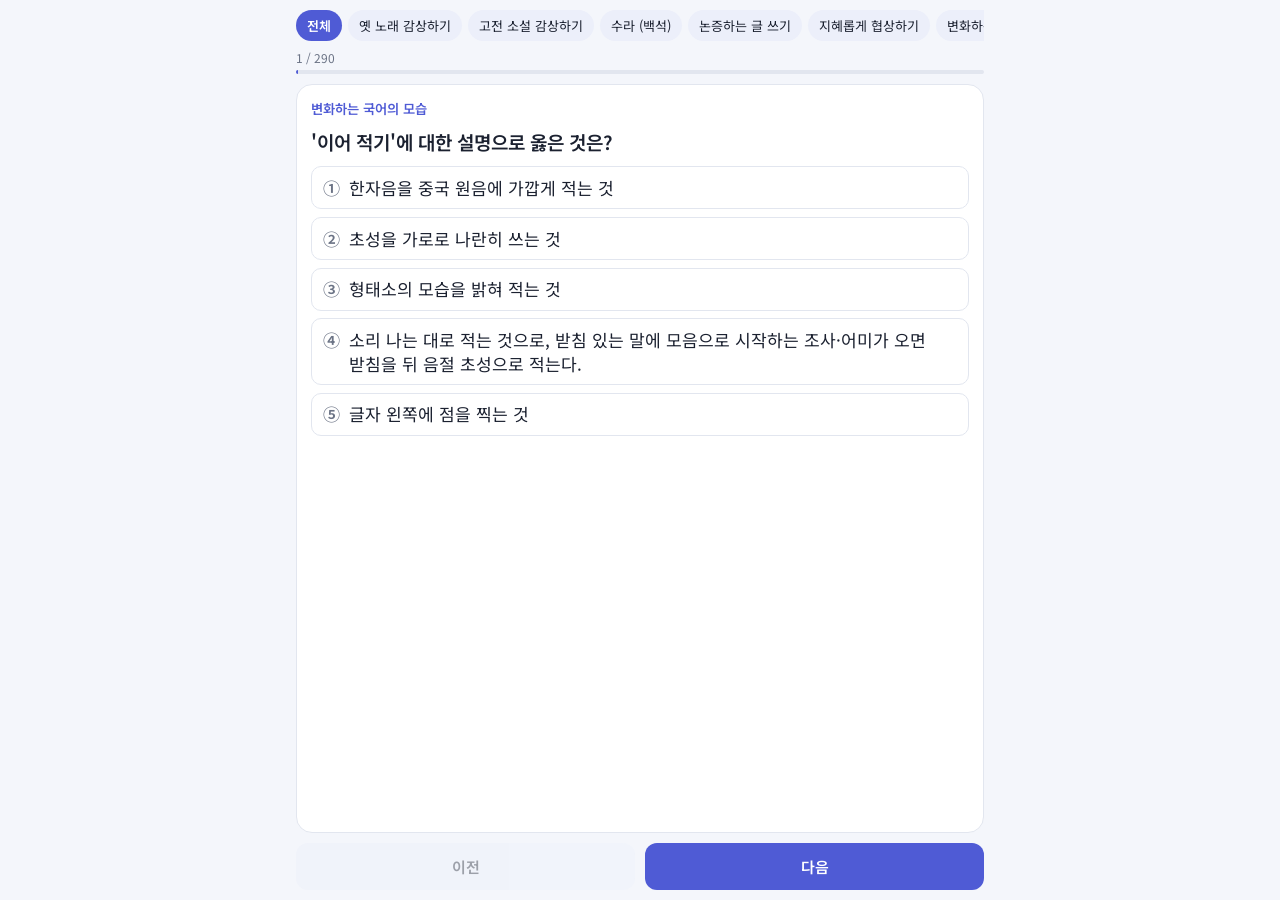
<file: korean.html>
<!doctype html>
<html lang="ko">
<head>
<meta charset="utf-8">
<meta name="viewport" content="width=device-width, initial-scale=1, viewport-fit=cover">
<title>국어 개념 마스터</title>
<link rel="preconnect" href="https://fonts.googleapis.com">
<link href="https://fonts.googleapis.com/css2?family=Noto+Sans+KR:wght@400;600;800&display=swap" rel="stylesheet">
<style>
:root{--bg:#f4f6fb;--card:#fff;--ink:#1b2130;--sub:#6b7385;--line:#e2e6ef;--pri:#4f5bd5;--ok:#1f9d55;--okbg:#e5f6ec;--no:#d64545;--nobg:#fdeaea;--chip:#eceffa}
@media (prefers-color-scheme:dark){:root:not([data-theme="light"]){--bg:#11141c;--card:#1b2030;--ink:#e8ebf3;--sub:#9aa2b5;--line:#2c3346;--pri:#8b94ff;--ok:#4ccf85;--okbg:#153524;--no:#ff7676;--nobg:#3a1d1f;--chip:#252b3d}}
:root[data-theme="dark"]{--bg:#11141c;--card:#1b2030;--ink:#e8ebf3;--sub:#9aa2b5;--line:#2c3346;--pri:#8b94ff;--ok:#4ccf85;--okbg:#153524;--no:#ff7676;--nobg:#3a1d1f;--chip:#252b3d}
*{box-sizing:border-box;margin:0;padding:0}
html,body{height:100%;overflow:hidden}
body{background:var(--bg);color:var(--ink);font-family:'Noto Sans KR',system-ui,sans-serif;-webkit-tap-highlight-color:transparent}
#app{height:100dvh;display:flex;flex-direction:column;max-width:720px;margin:0 auto;padding:10px 16px calc(10px + env(safe-area-inset-bottom))}
header{flex:none}
.chips{display:flex;gap:6px;overflow-x:auto;scrollbar-width:none;padding-bottom:6px}
.chips::-webkit-scrollbar{display:none}
.chip{flex:none;border:0;background:var(--chip);color:var(--ink);font:inherit;font-size:13px;padding:6px 11px;border-radius:999px;cursor:pointer;white-space:nowrap}
.chip.on{background:var(--pri);color:#fff;font-weight:600}
.meta{display:flex;justify-content:space-between;align-items:center;font-size:12px;color:var(--sub);margin:2px 0 4px}
.bar{height:4px;background:var(--line);border-radius:4px;overflow:hidden}
.bar i{display:block;height:100%;background:var(--pri);transition:width .2s}
main{flex:1;min-height:0;margin:10px 0;background:var(--card);border-radius:16px;padding:14px;overflow:hidden;display:flex;flex-direction:column;border:1px solid var(--line)}
#fit{font-size:17px;display:flex;flex-direction:column;gap:.55em}
.unit{font-size:.7em;color:var(--pri);font-weight:600}
.q{font-weight:600;line-height:1.45;word-break:keep-all}
.cs{display:flex;flex-direction:column;gap:.4em}
.c{display:flex;gap:.5em;align-items:flex-start;text-align:left;border:1.5px solid var(--line);background:transparent;color:var(--ink);font:inherit;font-size:.9em;line-height:1.4;padding:.5em .65em;border-radius:10px;cursor:pointer;word-break:keep-all}
.c b{flex:none;color:var(--sub);font-weight:600}
.c.ok{border-color:var(--ok);background:var(--okbg)}
.c.no{border-color:var(--no);background:var(--nobg)}
.c:disabled{cursor:default;color:var(--ink)}
.ex{font-size:.82em;line-height:1.5;padding:.6em .75em;border-radius:10px;background:var(--chip);word-break:keep-all}
.ex strong{display:block;margin-bottom:.15em}
.ex.ok strong{color:var(--ok)}.ex.no strong{color:var(--no)}
footer{flex:none;display:flex;gap:10px}
footer button{flex:1;border:0;border-radius:12px;padding:13px;font:inherit;font-size:15px;font-weight:600;cursor:pointer;background:var(--chip);color:var(--ink)}
footer #next{background:var(--pri);color:#fff}
footer button:disabled{opacity:.4;cursor:default}
.empty{margin:auto;text-align:center;color:var(--sub);line-height:1.6}
</style>
</head>
<body>
<div id="app">
  <header>
    <div class="chips" id="chips"></div>
    <div class="meta"><span id="pos"></span><span id="range"></span></div>
    <div class="bar"><i id="barf"></i></div>
  </header>
  <main id="main"><div id="fit"></div></main>
  <footer><button id="prev">이전</button><button id="next">다음</button></footer>
</div>
<script>
const DATA = {"units": [{"id": "song", "name": "옛 노래 감상하기", "range": "8~15쪽 · 향가·시조·가사, 제망매가·속미인곡·오백 년 도읍지를"}, {"id": "novel", "name": "고전 소설 감상하기", "range": "24~25쪽 · 설화·가전·판소리, 30쪽 춘향전"}, {"id": "sura", "name": "수라 (백석)", "range": "43쪽 시험 족보"}, {"id": "argue", "name": "논증하는 글 쓰기", "range": "78~87쪽"}, {"id": "nego", "name": "지혜롭게 협상하기", "range": "94~101쪽"}, {"id": "lang", "name": "변화하는 국어의 모습", "range": "116~121쪽 · 중세 국어, 세종어제훈민정음, 용비어천가"}], "questions": [{"u": "song", "q": "한국 서정 문학의 흐름에서 삼국~통일 신라 시대의 대표 갈래는?", "c": ["향가", "고려 가요", "시조", "가사", "고대 가요"], "a": 0, "e": "8쪽 ① 흐름: 고대-고대 가요 / 삼국~통일 신라-향가 / 고려-고려 가요 / 조선 전기·후기-시조, 가사 / 근현대-근현대 시."}, {"u": "song", "q": "고려 시대의 대표적인 서정 갈래는?", "c": ["고려 가요", "향가", "가사", "고대 가요", "근현대 시"], "a": 0, "e": "8쪽 ①: 고려 시대에는 고려 가요가 주요 갈래이다. 시조는 고려 후기에 발생해 조선 시대에 발달했다."}, {"u": "song", "q": "조선 시대(전기·후기)의 대표적인 서정 갈래를 바르게 짝지은 것은?", "c": ["시조, 가사", "향가, 고려 가요", "고대 가요, 향가", "고려 가요, 근현대 시", "향가, 가사"], "a": 0, "e": "8쪽 ①: 조선 시대의 주요 갈래는 시조와 가사이다."}, {"u": "song", "q": "향가의 개념으로 옳은 것은?", "c": ["한자의 음과 뜻을 빌려 우리말을 국어 어순대로 표기하는 향찰로 기록된 노래", "한글이 창제된 뒤 한글로 처음 기록된 노래", "한문으로 지은 중국식 시", "고려 후기에 발생한 우리 고유의 정형시", "운문과 산문의 중간 형태를 띤 긴 노래"], "a": 0, "e": "8쪽 ②-(1): 향가는 향찰(한자의 음과 뜻을 빌린 표기)로 기록된 노래이다."}, {"u": "song", "q": "향가를 기록한 표기 방식은?", "c": ["향찰", "훈민정음", "한문", "동국정운식 표기", "이어 적기"], "a": 0, "e": "8쪽 ②-(1): 향가는 한자의 음과 뜻을 빌려 우리말을 국어 어순대로 적는 향찰로 기록되었다."}, {"u": "song", "q": "향가의 내용에 대한 설명으로 옳은 것은?", "c": ["임금과 신하의 도리, 추모, 연모 등 다양하나, 불교 사상을 바탕으로 하는 것과 주술성을 띠는 것이 주를 이룬다.", "유교적 이념과 풍류를 주로 다루었다.", "서민들의 일상과 지배 계층 비판이 주를 이룬다.", "조선 건국의 정당성을 노래한 것이 대부분이다.", "안빈낙도와 연군지정이 주된 내용이다."], "a": 0, "e": "8쪽 ②-(2): 향가는 불교 사상과 주술성을 띤 작품이 주를 이룬다."}, {"u": "song", "q": "4구체 향가에 대한 설명으로 옳은 것은?", "c": ["4행으로 된 초기 형태로, 민요와 동요가 정착된 것으로 본다.", "10구체로 가는 과도기적 형태이다.", "가장 정제된 형식으로 향가가 완성된 형태이다.", "낙구 첫머리에 감탄사가 있다.", "서사-본사-결사로 구성된다."], "a": 0, "e": "8쪽 ②-(2) 형식: 4구체는 초기 형태(민요·동요가 정착). 예: 「서동요」, 「헌화가」."}, {"u": "song", "q": "8구체 향가에 대한 설명으로 옳은 것은?", "c": ["8행으로 된 형태로, 10구체로 가는 과도기적 형태이다.", "민요와 동요가 정착된 초기 형태이다.", "향가 문학 형식이 완성된 가장 정제된 형태이다.", "3단 구성에 낙구 감탄사가 있다.", "행수에 제한이 없다."], "a": 0, "e": "8쪽: 8구체는 10구체로 가는 과도기적 형태. 예: 「모죽지랑가」, 「처용가」."}, {"u": "song", "q": "10구체 향가에 대한 설명으로 옳지 않은 것은?", "c": ["4행으로 된 초기 형태로, 민요가 정착된 것이다.", "가장 정제된 형식으로 향가라는 문학 형식이 완성된 형태이다.", "4구+4구+2구(기+서+결)의 3단 구성이다.", "낙구(9행) 첫머리에 '아아', '아으' 등 감탄사가 있다.", "「찬기파랑가」, 「제망매가」가 대표작이다."], "a": 0, "e": "8쪽: 민요가 정착된 초기 형태는 4구체. 10구체는 가장 정제된 완성 형태이다."}, {"u": "song", "q": "10구체 향가의 구성은?", "c": ["4구 + 4구 + 2구 (기+서+결)", "2구 + 4구 + 4구", "3장 6구", "서사-본사-결사", "4구 + 4구 (전절+후절)"], "a": 0, "e": "8쪽: 10구체 향가는 '4구+4구+2구'의 3단 구성이다."}, {"u": "song", "q": "10구체 향가에서 '아아', '아으' 같은 감탄사가 나타나는 위치는?", "c": ["낙구(9행)의 첫머리", "1행의 첫머리", "4행의 끝", "8행의 끝", "10행의 끝"], "a": 0, "e": "8쪽: 낙구(9행) 첫머리에 감탄사가 있다. 이것이 시조 종장·가사 마지막 행으로 계승된다."}, {"u": "song", "q": "작품과 향가 형식을 바르게 짝지은 것은?", "c": ["「서동요」 - 4구체", "「처용가」 - 4구체", "「제망매가」 - 8구체", "「찬기파랑가」 - 8구체", "「모죽지랑가」 - 10구체"], "a": 0, "e": "8쪽: 4구체-「서동요」「헌화가」 / 8구체-「모죽지랑가」「처용가」 / 10구체-「찬기파랑가」「제망매가」."}, {"u": "song", "q": "「처용가」의 형식은?", "c": ["8구체", "4구체", "10구체", "평시조", "정격 가사"], "a": 0, "e": "8쪽: 「처용가」는 8구체 향가이다."}, {"u": "song", "q": "백제 무왕(서동)이 선화 공주를 아내로 맞이하기 위해 아이들에게 부르게 한 노래는?", "c": ["「서동요」", "「처용가」", "「헌화가」", "「찬기파랑가」", "「제망매가」"], "a": 0, "e": "8쪽 (3) 주요 작품: 「서동요」 - 백제 무왕, 4구체."}, {"u": "song", "q": "아내를 범한 역신에게 관용을 베풀어 역신을 감복시킨 주술적 노래는?", "c": ["「처용가」", "「서동요」", "「모죽지랑가」", "「찬기파랑가」", "「제망매가」"], "a": 0, "e": "8쪽 (3): 「처용가」 - 처용, 8구체."}, {"u": "song", "q": "화랑인 기파랑을 찬양하며 추모하는 노래와 그 작가는?", "c": ["「찬기파랑가」 - 충담사", "「제망매가」 - 월명사", "「찬기파랑가」 - 월명사", "「처용가」 - 충담사", "「서동요」 - 충담사"], "a": 0, "e": "8쪽 (3): 「찬기파랑가」 - 충담사, 10구체."}, {"u": "song", "q": "죽은 누이를 추모하며 인간적 고뇌를 종교적으로 승화한 노래와 그 작가는?", "c": ["「제망매가」 - 월명사", "「찬기파랑가」 - 월명사", "「제망매가」 - 충담사", "「처용가」 - 처용", "「헌화가」 - 월명사"], "a": 0, "e": "8쪽 (3): 「제망매가」 - 월명사, 10구체."}, {"u": "song", "q": "시조의 개념으로 옳은 것은?", "c": ["고려 후기부터 발달하여 현재까지 창작되고 있는 우리나라 고유의 정형시", "삼국 시대에 향찰로 기록된 노래", "조선 사대부가 시조보다 긴 형식으로 창안한 노래", "고려 시대 평민들이 부른 노래", "개화기에 등장한 새로운 시"], "a": 0, "e": "9쪽 ③-(1): 시조는 고려 후기부터 현재까지 창작되는 우리 고유의 정형시이다."}, {"u": "song", "q": "시조 내용의 변화로 옳은 것은?", "c": ["조선 전기에는 양반이 유교적 이념·자연과의 조화·풍류를, 후기에는 평민층이 서민의 일상과 애환, 지배 계층 비판 등을 다루었다.", "조선 전기에는 평민이, 후기에는 양반이 주로 창작했다.", "처음부터 끝까지 불교 사상만을 다루었다.", "조선 후기로 갈수록 주제가 단순해졌다.", "서민의 삶은 한 번도 다루지 않았다."], "a": 0, "e": "9쪽 ③-(2) 내용: 후기로 가면서 평민층이 새로운 향유층으로 등장해 주제가 다양해졌다."}, {"u": "song", "q": "평시조의 형식으로 옳은 것은?", "c": ["3·4조의 음수율, 3장 6구, 45자 내외, 4음보", "4·4조 연속체, 행수 제한 없음", "4구+4구+2구의 3단 구성", "3음보, 4장 8구", "2절 4구, 125장"], "a": 0, "e": "9쪽 ③-(2) 형식: 평시조는 3·4조, 3장 6구, 45자 내외, 4음보."}, {"u": "song", "q": "시조에서 음절 수가 3음절로 고정된 부분은?", "c": ["종장의 첫 음보", "초장의 첫 음보", "중장의 첫 음보", "종장의 마지막 음보", "초장의 마지막 음보"], "a": 0, "e": "9쪽: 종장 첫 음보는 3음절로 고정된다. 예: '어즈버 / 태평연월이 / 꿈이런가 / 하노라'(3·5·4·3)."}, {"u": "song", "q": "「오백 년 도읍지를~」 종장 '어즈버 / 태평연월이 / 꿈이런가 / 하노라'의 음절 수는?", "c": ["3 · 5 · 4 · 3", "3 · 4 · 3 · 4", "4 · 4 · 4 · 4", "3 · 4 · 4 · 3", "2 · 5 · 4 · 3"], "a": 0, "e": "9쪽: 종장은 3·5·4·3. 정격 가사의 마지막 행도 이와 일치한다."}, {"u": "song", "q": "가사의 개념으로 옳은 것은?", "c": ["조선 시대 사대부들이 시조보다 긴 형식으로 생각을 자유롭게 표현하기 위해 창안한, 운문과 산문의 중간 형태의 노래", "향찰로 기록된 신라의 노래", "3장 6구 45자 내외의 정형시", "궁중에서 연주된 악장", "평민들이 부른 짧은 민요"], "a": 0, "e": "9쪽 ④-(1): 가사는 운문과 산문의 중간 형태를 띤다."}, {"u": "song", "q": "가사의 내용에 대한 설명으로 옳은 것은?", "c": ["형식은 운문이지만 내용은 산문적이며, 초기에는 안빈낙도·연군지정, 후기에는 평민 작자층의 사실적인 내용이 많아졌다.", "형식과 내용이 모두 산문이다.", "처음부터 평민만 창작했다.", "불교와 주술성이 주를 이룬다.", "후기로 갈수록 작자층이 양반으로 좁아졌다."], "a": 0, "e": "9쪽 ④-(2) 내용: 후기로 가면서 작자층이 평민으로 확대되어 실생활 관련 작품이 많아졌다."}, {"u": "song", "q": "가사의 형식으로 옳지 않은 것은?", "c": ["3장 6구, 45자 내외로 이루어진다.", "3·4조 또는 4·4조의 연속체이다.", "4음보를 기본으로 하여 행수에 제한이 없다.", "'서사-본사-결사'로 구성된다.", "정격 가사의 마지막 행은 시조의 종장(3·5·4·3)과 일치한다."], "a": 0, "e": "9쪽 ④-(2) 형식: 3장 6구 45자 내외는 평시조의 형식이다."}, {"u": "song", "q": "정격 가사의 마지막 행과 일치하는 것은?", "c": ["시조의 종장(3·5·4·3)", "시조의 초장", "10구체 향가의 1행", "고려 가요의 후렴구", "악장의 첫 장"], "a": 0, "e": "9쪽 ④: 정격 가사의 마지막 행은 시조 종장(3·5·4·3)과 일치한다."}, {"u": "song", "q": "한국 서정 문학의 특징 중 '시상 전개 방식'에 대한 설명으로 옳은 것은?", "c": ["10구체 향가의 '기-서-결' 3단 구성이 시조의 '초장-중장-종장'으로 계승되었다.", "시조의 3장 구성이 향가로 계승되었다.", "가사의 서사-본사-결사가 향가로 이어졌다.", "고려 가요의 3음보가 향가로 이어졌다.", "향가와 시조는 시상 전개가 전혀 관련 없다."], "a": 0, "e": "9쪽 ⑤ 시상 전개 방식."}, {"u": "song", "q": "한국 서정 문학의 특징 중 '낙구의 형식'이 계승된 모습으로 옳은 것은?", "c": ["10구체 향가 낙구 첫머리의 감탄사가 시조와 가사의 마지막 행에 나타난다.", "시조 초장의 감탄사가 향가로 이어졌다.", "가사의 첫 행이 향가의 낙구가 되었다.", "낙구의 감탄사는 현대 시에만 나타난다.", "고려 가요의 후렴구가 향가 낙구가 되었다."], "a": 0, "e": "9쪽 ⑤ 낙구의 형식. 예: 시조 종장의 '어즈버'."}, {"u": "song", "q": "전통 율격인 3음보가 나타나는 작품으로 교재에 제시된 것은?", "c": ["고려 가요 작품, 김소월의 「진달래꽃」", "「제망매가」, 「찬기파랑가」", "「서동요」, 「헌화가」", "「용비어천가」, 「속미인곡」", "「오백 년 도읍지를~」, 「처용가」"], "a": 0, "e": "9쪽 ⑤ 3음보의 율격: 고려 가요나 김소월의 「진달래꽃」 같은 현대 시에서도 나타난다."}, {"u": "song", "q": "「제망매가」의 갈래와 성격을 바르게 쓴 것은?", "c": ["향가 / 추모적, 애상적, 종교적", "가사 / 서정적, 충신연주지사", "평시조 / 회고적, 감상적", "악장 / 예찬적, 송축적", "향가 / 주술적, 예찬적"], "a": 0, "e": "10쪽 작품 알고 가기."}, {"u": "song", "q": "「제망매가」의 주제는?", "c": ["누이의 죽음으로 인한 슬픔과 재회의 소망", "임금에 대한 변함없는 사랑", "고려 왕조에 대한 회고와 인생무상", "조선 건국의 천명성", "화랑 기파랑의 인품 예찬"], "a": 0, "e": "10쪽: 제재 누이의 죽음 / 주제 누이의 죽음으로 인한 슬픔과 재회의 소망."}, {"u": "song", "q": "「제망매가」에서 재회에 대한 소망을 드러내는 바탕이 된 사상은?", "c": ["불교의 윤회 사상", "유교의 충효 사상", "도교의 신선 사상", "무속의 주술 사상", "실학의 실용 사상"], "a": 0, "e": "10쪽 특징: 불교의 윤회 사상을 바탕으로 재회에 대한 소망을 드러낸다."}, {"u": "song", "q": "「제망매가」의 특징으로 옳지 않은 것은?", "c": ["두 여인의 대화 형식으로 내용을 전개한다.", "불교의 윤회 사상을 바탕으로 재회의 소망을 드러낸다.", "빼어난 문학적 비유와 상징으로 서정성을 높인다.", "10구체 향가의 정제된 형식미와 고도의 서정성이 두드러진다.", "9구에 감탄사를 사용해 정서를 표출한다."], "a": 0, "e": "10쪽: 두 여인의 대화 형식은 「속미인곡」의 특징이다."}, {"u": "song", "q": "「제망매가」의 구성에서 5~8행의 내용은?", "c": ["누이의 죽음에 인생무상을 느끼고, 자연 현상에서 삶의 무상감을 발견함", "누이의 죽음을 슬퍼함", "이별의 슬픔을 종교적으로 승화하고 극복함", "누이와의 즐거운 추억을 회상함", "임금의 은혜를 노래함"], "a": 0, "e": "15쪽 족보 작품의 구성: 1~4행 누이의 죽음을 슬퍼함 / 5~8행 인생무상 / 9~10행 종교적 승화."}, {"u": "song", "q": "「제망매가」 9~10행에서 화자는 이별의 슬픔을 어떻게 처리하는가?", "c": ["종교적으로 승화하고 극복한다.", "체념하고 포기한다.", "다른 사람에게 원망을 돌린다.", "술로 달랜다.", "자연 속에서 잊는다."], "a": 0, "e": "15쪽 족보: 9~10행 이별의 슬픔을 종교적으로 승화하고 극복함."}, {"u": "song", "q": "「제망매가」 9구의 감탄사 '아아'의 역할은?", "c": ["화자의 정서(주제)를 표출한다.", "계절의 변화를 나타낸다.", "청자를 부르는 말이다.", "장면을 전환한다.", "대화의 시작을 알린다."], "a": 0, "e": "15쪽 족보 핵심1: 감탄사 사용 - 9구의 '아아'와 같은 감탄사로 화자의 정서(주제)를 표출함."}, {"u": "song", "q": "「제망매가」에서 비유법이 사용된 방식은?", "c": ["자연의 섭리를 통해 누이의 이른 죽음을 나타낸다.", "동물의 행동으로 임금을 풍자한다.", "계절의 순환으로 사랑의 기쁨을 표현한다.", "사물을 의인화해 대화하게 한다.", "색채 대비로 밝은 분위기를 만든다."], "a": 0, "e": "15쪽 족보 핵심1: 비유법의 사용."}, {"u": "song", "q": "「제망매가」의 시어 '이른 바람'의 의미는?", "c": ["예상보다 빠르게 닥쳐온 불행(누이의 이른 죽음)", "누이의 죽음", "한 부모에게서 난 남매", "재회의 공간인 극락", "화자의 수도 생활"], "a": 0, "e": "15쪽 족보 핵심2."}, {"u": "song", "q": "「제망매가」의 시어 '떨어질 잎'이 뜻하는 것은?", "c": ["누이의 죽음", "예상보다 빠른 불행", "한 부모에게서 난 동기간", "극락세계", "화자의 깨달음"], "a": 0, "e": "15쪽 족보 핵심2: 떨어질 잎 - 누이의 죽음."}, {"u": "song", "q": "「제망매가」의 시어 '한 가지'가 비유하는 것은?", "c": ["한 부모에게서 난 동기간(남매)", "누이의 죽음", "예상보다 빠른 불행", "극락세계", "떠나간 임"], "a": 0, "e": "15쪽 족보 핵심2: 한 가지 - 한 부모에게서 난 동기간임을 비유함."}, {"u": "song", "q": "「제망매가」에서 화자가 누이와 다시 만나기를 바라는 공간인 '미타찰'의 뜻은?", "c": ["아미타불이 있는 극락세계", "누이가 태어난 고향", "화자가 수도하는 절", "임금이 있는 궁궐", "누이의 무덤"], "a": 0, "e": "교과 개념: 미타찰은 아미타불이 사는 극락세계로, 재회의 공간이다. 화자는 도를 닦으며 재회를 기다리겠다고 한다."}, {"u": "song", "q": "「속미인곡」의 갈래로 옳은 것은?", "c": ["가사(서정 가사, 양반 가사, 정격 가사)", "향가(10구체)", "평시조", "악장", "고려 가요"], "a": 0, "e": "14쪽 작품 알고 가기."}, {"u": "song", "q": "「속미인곡」의 성격과 주제를 바르게 짝지은 것은?", "c": ["서정적, 충신연주지사 / 임금에 대한 그리움과 변함없는 사랑(연군지정)", "추모적, 종교적 / 누이와의 재회 소망", "회고적, 감상적 / 고려 왕조 회고", "예찬적, 송축적 / 조선 건국의 천명성", "서정적, 풍자적 / 지배층 비판"], "a": 0, "e": "14쪽: 제재 임을 향한 그리움, 주제 연군지정."}, {"u": "song", "q": "「속미인곡」의 작가는?", "c": ["정철", "길재", "월명사", "충담사", "백석"], "a": 0, "e": "15쪽 족보 제목: 「속미인곡」 정철."}, {"u": "song", "q": "「속미인곡」의 특징으로 옳지 않은 것은?", "c": ["불교의 윤회 사상을 바탕으로 재회를 소망한다.", "순우리말을 절묘하게 구사하여 우리말의 아름다움을 보여 준다.", "두 여인이 대화하는 형식으로 내용을 전개한다.", "'구름, 안개, 구즌비' 등에 상징적 의미를 부여한다.", "임과 이별한 후 임을 그리워하는 애절한 마음을 표현한다."], "a": 0, "e": "14쪽: 윤회 사상은 「제망매가」의 특징이다."}, {"u": "song", "q": "「속미인곡」 서사에서 '여인 1'이 '여인 2'에게 묻는 것은?", "c": ["백옥경을 떠난 이유", "임의 소식", "꿈에서 본 임의 모습", "구즌비가 되는 방법", "고향의 위치"], "a": 0, "e": "15쪽 족보 작품의 구성: 서사 - '여인 1'의 질문."}, {"u": "song", "q": "「속미인곡」 서사에서 '여인 2'의 대답 내용은?", "c": ["조물주의 탓으로 돌리며 자책하고 체념함", "임을 원망하며 떠나겠다고 함", "적극적으로 임에게 가겠다고 함", "임의 옷을 새로 짓겠다고 함", "꿈에서 임을 만났다고 자랑함"], "a": 0, "e": "15쪽 족보: 서사 '여인 2'의 대답."}, {"u": "song", "q": "「속미인곡」 본사에서 '여인 2'의 하소연에 해당하지 않는 것은?", "c": ["적극적으로 임에게 다가갈 것을 권유함", "임을 걱정함", "임의 소식을 애타게 기다림", "독수공방하며 외로워함", "꿈속에서 임과 재회함"], "a": 0, "e": "15쪽 족보: 적극적으로 다가가라는 권유는 결사의 '여인 1'."}, {"u": "song", "q": "「속미인곡」 결사에서 '여인 1'의 역할은?", "c": ["적극적으로 임에게 다가갈 것을 권유하며 위로함", "백옥경을 떠난 이유를 물음", "조물주 탓을 하며 체념함", "꿈속에서 임을 만남", "낙월이 되겠다고 함"], "a": 0, "e": "15쪽 족보: 결사 '여인 1'의 권유."}, {"u": "song", "q": "「속미인곡」에서 '여성 화자'를 쓴 효과는?", "c": ["임금의 총애를 받지 못한 글쓴이의 처지를 임과 이별한 여인에 빗대어 표현함", "여성 독자만을 대상으로 함", "누이의 죽음을 슬퍼함", "조선 건국을 예찬함", "거미 가족의 해체를 보여 줌"], "a": 0, "e": "15쪽 족보 핵심3: 여성 화자."}, {"u": "song", "q": "「속미인곡」의 표현상 특징으로 옳지 않은 것은?", "c": ["10구체 향가의 3단 구성을 따른다.", "'여인 1'과 '여인 2'의 대화 형식으로 전개한다.", "여성 화자를 내세운다.", "순우리말을 효과적으로 사용한다.", "자연물에 상징적 의미를 부여한다."], "a": 0, "e": "15쪽 족보 핵심3: 대화 형식, 여성 화자, 순우리말."}, {"u": "song", "q": "「속미인곡」의 '뫼, 물가'의 의미는?", "c": ["임의 소식을 알고 싶은 소망을 이루기 위해 화자가 이동하는 공간", "임에게 가지 못하게 방해하는 간신", "화자의 쓸쓸한 처지를 나타내는 객관적 상관물", "임을 따르고픈 소망", "적극적인 사랑"], "a": 0, "e": "15쪽 족보 핵심4."}, {"u": "song", "q": "「속미인곡」에서 임에게 가지 못하도록 방해하는 세력(간신)을 상징하는 시어는?", "c": ["구름, 안개, 바람, 물결", "뫼, 물가", "반벽 청등", "낙월", "구즌비"], "a": 0, "e": "15쪽 족보 핵심4 / 14쪽 특징: '구름, 안개' 등에 상징적 의미 부여."}, {"u": "song", "q": "「속미인곡」에서 임에게 가지 못하고 쓸쓸하게 남아 있는 화자의 처지를 나타내는 객관적 상관물은?", "c": ["빈 배", "낙월", "구즌비", "뫼", "물결"], "a": 0, "e": "15쪽 족보 핵심4: 빈 배."}, {"u": "song", "q": "「속미인곡」에서 임의 부재로 쓸쓸해진 자신의 처지를 표현한 객관적 상관물은?", "c": ["반벽 청등", "구즌비", "낙월", "물가", "구름"], "a": 0, "e": "15쪽 족보 핵심4: 반벽 청등."}, {"u": "song", "q": "「속미인곡」에서 '꿈'의 의미는?", "c": ["꿈속에서나마 임을 보고자 하는 화자의 소망을 반영하는 존재", "임을 방해하는 간신", "적극적인 사랑", "쓸쓸한 처지를 나타내는 객관적 상관물", "백옥경"], "a": 0, "e": "15쪽 족보 핵심4 / 본사: 꿈속에서 임과 재회함."}, {"u": "song", "q": "「속미인곡」의 '낙월(지는 달)'이 표현하는 사랑의 모습은?", "c": ["멀리서 잠깐 동안 임을 보다 사라지는 소극적인 사랑", "오랫동안 임의 옷을 적시는 적극적인 사랑", "임을 원망하는 사랑", "종교적으로 승화된 사랑", "임을 잊으려는 태도"], "a": 0, "e": "15쪽 족보 핵심4: 낙월 - '여인 2'가 임을 따르고픈 소망."}, {"u": "song", "q": "「속미인곡」의 '구즌비'가 표현하는 사랑의 모습은?", "c": ["오랫동안 내리며 임의 옷을 적실 만큼 가까이 가는 지속적이고 적극적인 사랑", "멀리서 잠깐 보는 소극적인 사랑", "임을 방해하는 세력", "화자의 쓸쓸한 처지", "임에 대한 원망"], "a": 0, "e": "15쪽 족보 핵심4: 구즌비 - '여인 1'이 '여인 2'에게 권하는 태도."}, {"u": "song", "q": "「속미인곡」에서 '낙월'과 '구즌비'를 말한 인물을 바르게 짝지은 것은?", "c": ["낙월 - 여인 2 / 구즌비 - 여인 1", "낙월 - 여인 1 / 구즌비 - 여인 2", "둘 다 여인 1", "둘 다 여인 2", "낙월 - 임 / 구즌비 - 여인 1"], "a": 0, "e": "15쪽 족보: '여인 2'는 낙월(소극적), '여인 1'은 구즌비(적극적)를 권함."}, {"u": "song", "q": "「오백 년 도읍지를~」의 작가와 갈래는?", "c": ["길재 / 평시조", "정철 / 가사", "월명사 / 향가", "길재 / 가사", "정철 / 평시조"], "a": 0, "e": "15쪽 활동 속 작품: 「오백 년 도읍지를~」 길재, 갈래 평시조."}, {"u": "song", "q": "「오백 년 도읍지를~」의 성격과 주제는?", "c": ["회고적, 감상적 / 고려 왕조에 대한 회고와 인생무상", "예찬적, 송축적 / 조선 건국 예찬", "추모적, 종교적 / 누이와의 재회", "서정적 / 연군지정", "풍자적 / 지배층 비판"], "a": 0, "e": "15쪽."}, {"u": "song", "q": "「오백 년 도읍지를~」의 특징으로 옳은 것은?", "c": ["자연과 인간을 대비하여 인생의 무상감을 드러낸다.", "두 여인의 대화로 전개한다.", "불교의 윤회 사상을 바탕으로 한다.", "4구+4구+2구로 구성된다.", "거미 가족의 해체를 다룬다."], "a": 0, "e": "15쪽 특징: 자연과 인간을 대비해 인생무상을 드러내며 고려 멸망의 한을 노래함."}, {"u": "song", "q": "「오백 년 도읍지를~」의 내용 전개로 옳은 것은?", "c": ["초장: 고려의 옛 도읍지를 돌아봄 / 중장: 자연은 변함없으나 인걸은 사라짐 / 종장: 망국의 한과 인생무상", "초장: 인생무상 / 중장: 도읍지 / 종장: 인걸", "초장: 조선 건국 예찬 / 중장: 자연 / 종장: 임금 송축", "초장: 누이의 죽음 / 중장: 인생무상 / 종장: 종교적 승화", "초장: 임과 이별 / 중장: 꿈 / 종장: 재회"], "a": 0, "e": "15쪽 족보 핵심5."}, {"u": "song", "q": "「오백 년 도읍지를~」 중장에서 변함없는 '산천'과 대비되어 사라진 것은?", "c": ["인걸(뛰어난 인물)", "태평연월", "필마", "도읍지", "종장"], "a": 0, "e": "15쪽 족보 핵심5 빈칸 ❻: 자연은 변함이 없으나 인걸은 사라짐 ('산천은 의구하되 인걸은 간 데 없다')."}, {"u": "sura", "q": "「수라」의 작가는?", "c": ["백석", "정철", "길재", "김소월", "월명사"], "a": 0, "e": "43쪽: 03 「수라」 백석."}, {"u": "sura", "q": "'수라'의 뜻으로 옳은 것은?", "c": ["불교 용어 '아수라'의 줄임말로, 싸움이나 다른 일로 큰 혼란에 빠진 곳이나 그런 상태", "극락세계를 뜻하는 불교 용어", "거미를 뜻하는 평안도 방언", "가족이 모두 모인 따뜻한 공간", "차가운 겨울밤을 뜻하는 말"], "a": 0, "e": "43쪽 <보기>: 아수라 중생이 사는 세계는 서로 다투며 싸우는 곳이라, 큰 혼란에 빠진 곳이나 상태를 일컫는다."}, {"u": "sura", "q": "「수라」 제목의 의미에서 '시적 상황'은?", "c": ["거미 가족이 해체된 상황", "일제 강점기 민족의 현실", "화자가 이사를 가는 상황", "거미가 집을 짓는 상황", "가족이 다시 모인 상황"], "a": 0, "e": "43쪽 족보 핵심1: 시적 상황 - 거미 가족이 해체된 상황."}, {"u": "sura", "q": "「수라」 제목의 의미에서 '시대적 상황'은?", "c": ["일제 강점기에 가족 공동체가 해체된 우리 민족의 현실", "조선 후기 신분제의 붕괴", "산업화로 인한 도시 집중", "6·25 전쟁 이후의 이산가족", "고려 멸망 후의 혼란"], "a": 0, "e": "43쪽 족보 핵심1."}, {"u": "sura", "q": "제목 '수라'가 우회적으로 표현하는 것은?", "c": ["가족이 함께 지내지 못하는 비극적 상황", "거미에 대한 혐오", "자연의 아름다움", "화자의 종교적 깨달음", "임금에 대한 그리움"], "a": 0, "e": "43쪽 족보 핵심1 빈칸 ❶: 가족."}, {"u": "sura", "q": "「수라」 1연에서 화자의 행동은?", "c": ["거미 새끼를 아무 생각 없이 문밖으로 쓸어 버림", "큰 거미를 새끼 쪽으로 보내려 쓸어 버림", "작은 새끼 거미를 종이에 받아 버림", "거미를 잡아 죽임", "거미를 방 안에 키움"], "a": 0, "e": "43쪽 작품의 구성: 1연."}, {"u": "sura", "q": "「수라」 2연에서 화자가 큰 거미를 쓸어 버린 이유는?", "c": ["큰 거미가 새끼 거미가 있는 데로 가기를 바라서", "아무 생각이 없어서", "거미가 무서워서", "방을 청소하려고", "큰 거미가 새끼를 해칠까 봐"], "a": 0, "e": "43쪽 작품의 구성: 2연."}, {"u": "sura", "q": "「수라」 3연에서 화자의 행동은?", "c": ["갓 태어난 무척 작은 새끼 거미가 가족을 만나기를 바라며 문밖으로 버림", "거미 새끼를 아무 생각 없이 쓸어 버림", "큰 거미를 죽임", "거미를 방 안에 둠", "거미를 새로 잡아 옴"], "a": 0, "e": "43쪽 작품의 구성: 3연."}, {"u": "sura", "q": "「수라」에서 처음 거미 새끼를 쓸어 버릴 때 화자의 정서는?", "c": ["아무 생각이 없음", "가슴이 짜릿하고 서러움", "가슴이 메이는 듯하고 슬픔", "분노", "기쁨"], "a": 0, "e": "43쪽 족보 핵심2."}, {"u": "sura", "q": "「수라」에서 큰 거미를 쓸어 버릴 때 화자의 정서는?", "c": ["가슴이 짜릿하고 서러움", "아무 생각이 없음", "가슴이 메이는 듯하고 슬픔", "통쾌함", "무관심"], "a": 0, "e": "43쪽 족보 핵심2."}, {"u": "sura", "q": "「수라」에서 무척 작은 새끼 거미에게 화자가 한 행동과 정서는?", "c": ["손을 내밀었으나 거미가 달아나자 부드러운 종이에 받아 문밖으로 버림 / 가슴이 메이는 듯하고 슬픔", "아무 생각 없이 쓸어 버림 / 무관심", "큰 거미와 함께 죽임 / 분노", "방 안에 키움 / 기쁨", "창밖으로 던짐 / 통쾌함"], "a": 0, "e": "43쪽 족보 핵심2 빈칸 ❷: 슬픔."}, {"u": "sura", "q": "「수라」의 시적 화자에 대한 설명으로 가장 적절한 것은?", "c": ["같은 행위를 반복하면서 화자의 정서가 심화되고 있다.", "의식의 흐름에 따라 자기 감정을 표현한다.", "시적 대상에게 그리움과 연민을 동시에 드러낸다.", "시적 대상에게 체념과 좌절의 태도를 보인다.", "같은 행위를 반복하며 자아 분열 양상을 나타낸다."], "a": 0, "e": "43쪽 02번: 무심함 → 서러움 → 슬픔으로 정서가 점점 깊어진다."}, {"u": "sura", "q": "「수라」에서 '차디찬 밤'의 의미는?", "c": ["시간적 배경 '밤'과 감각적 이미지 '차디찬'으로 거미 가족의 비극성을 강조하고, 거미가 살아갈 곳이 춥고 위험함을 나타냄", "가족이 재회하는 따뜻한 공간", "화자의 평화로운 휴식 시간", "거미가 태어난 계절", "희망찬 미래"], "a": 0, "e": "43쪽 족보 핵심3."}, {"u": "sura", "q": "「수라」에서 춥고 위험하지만 가족의 재회가 이루어질 수 있는, 가족 공동체 회복 가능성이 있는 공간은?", "c": ["문밖", "방 안", "종이 위", "화자의 손", "차디찬 밤"], "a": 0, "e": "43쪽 족보 핵심3 빈칸 ❸: 문밖."}, {"u": "argue", "q": "논증하는 글의 개념은?", "c": ["자신의 주장이 옳다는 것을 논리적으로 밝히는 글", "대상에 대한 정보를 객관적으로 전달하는 글", "자신의 경험을 솔직하게 표현한 글", "사건을 시간 순서대로 서술한 글", "두 집단이 합의에 이르는 대화"], "a": 0, "e": "78쪽 ①-(1)."}, {"u": "argue", "q": "논증의 요소 중 '주장'에 대한 설명으로 옳은 것은?", "c": ["결론적으로 내세우는 의견 (이 문제에 대해 나는 ~라고 생각한다)", "주장을 뒷받침하는 주관적인 생각", "주장을 지지하는 객관적 정보나 자료", "자신의 주장에 대해 예상되는 반대 의견", "반론을 자료로 반박하는 것"], "a": 0, "e": "78쪽 ①-(2)."}, {"u": "argue", "q": "논증의 요소 중 '이유'에 대한 설명으로 옳은 것은?", "c": ["주장을 뒷받침하는 원인이나 조건 등의 주관적인 생각 (~하기 때문이다)", "주장을 지지하는 객관적 정보나 자료", "결론적으로 내세우는 의견", "예상되는 반대 의견", "글의 목적과 예상 독자"], "a": 0, "e": "78쪽 ①-(2)."}, {"u": "argue", "q": "논증의 요소 중 '근거'에 대한 설명으로 옳은 것은?", "c": ["주장을 지지하는 객관적 정보나 자료 (~와 같은 객관적 자료를 볼 때 타당하다)", "주장을 뒷받침하는 주관적인 생각", "결론적으로 내세우는 의견", "예상되는 반대 의견", "글의 개요"], "a": 0, "e": "78쪽 ①-(2)."}, {"u": "argue", "q": "논증 요소 중 '이유'와 '근거'를 구별한 것으로 옳은 것은?", "c": ["이유는 주관적인 생각, 근거는 객관적 정보나 자료이다.", "이유는 객관적 자료, 근거는 주관적 생각이다.", "둘 다 객관적 자료이다.", "둘 다 결론적 의견이다.", "이유는 반론, 근거는 반박이다."], "a": 0, "e": "78쪽 / 87쪽 족보 핵심2: 근거를 바탕으로 주장을 가능하게 하는 주관적 진술인 이유를 밝힘."}, {"u": "argue", "q": "논증 요소 중 '예상되는 반론'은?", "c": ["자신의 주장에 대하여 예상되는 반대 의견", "반론을 객관적 자료로 반박하는 것", "주장을 지지하는 자료", "결론적으로 내세우는 의견", "작문 관습"], "a": 0, "e": "78쪽 ①-(2)."}, {"u": "argue", "q": "'예상 반론에 대한 반박'의 설명으로 옳은 것은?", "c": ["예상되는 반론을 객관적 자료를 활용해 반박함으로써 주장을 강화함", "반론을 무시하고 주장만 반복함", "상대의 인격을 비판함", "반론을 인정하고 주장을 철회함", "주관적 감정으로 반론을 막음"], "a": 0, "e": "78쪽 / 87쪽 족보 핵심1 빈칸 ❶: 반박."}, {"u": "argue", "q": "논증하는 글을 쓸 때 고려할 점으로 옳은 것은?", "c": ["언어 공동체의 작문 관습을 이해하고 쓰기 과정과 전략을 점검하며, 쓰기 윤리를 지켜 책임감 있게 쓴다.", "작문 관습과 관계없이 자유롭게 쓴다.", "다른 사람의 자료는 출처 없이 써도 된다.", "주장이 강하면 근거는 없어도 된다.", "쓰기 과정은 점검할 필요가 없다."], "a": 0, "e": "78쪽 ②."}, {"u": "argue", "q": "'개인적 쓰기 윤리'의 뜻은?", "c": ["자기의 생각이나 느낌, 경험 등을 거짓으로 꾸미지 않고 진실하게 쓰는 것", "다른 사람의 자료를 활용할 때 출처를 밝히는 것", "서론-본론-결론으로 나누어 쓰는 것", "인터넷에서 예의 바르게 쓰는 것", "개요를 작성하는 것"], "a": 0, "e": "78쪽 ② / 87쪽 족보 핵심5."}, {"u": "argue", "q": "'사회적 쓰기 윤리'의 뜻은?", "c": ["다른 사람의 생각이나 자료를 함부로 베끼지 않고, 활용할 때 허락을 받거나 출처를 밝혀 쓰는 것", "거짓으로 꾸미지 않고 진실하게 쓰는 것", "주장을 명확히 하는 것", "초고를 빨리 쓰는 것", "자료를 많이 모으는 것"], "a": 0, "e": "78쪽 ② / 87쪽 족보 핵심5 빈칸: 출처."}, {"u": "argue", "q": "논증하는 글을 쓰는 방법으로 옳지 않은 것은?", "c": ["주장은 모호하게 쓰고 독자가 추측하게 한다.", "주장을 명확히 한다.", "근거를 바탕으로 주장을 가능하게 하는 주관적 진술인 이유를 밝힌다.", "주장을 뒷받침하는 객관적 자료인 근거를 마련한다.", "적절한 논증 방법을 사용한다."], "a": 0, "e": "78쪽 ③ / 87쪽 족보 핵심2."}, {"u": "argue", "q": "일반적 원리나 법칙에서 구체적 사실을 이끌어 내는 논증 방법은?", "c": ["연역 논증", "귀납 논증", "유비 논증", "인과 논증", "반박"], "a": 0, "e": "78쪽 ③ / 87쪽 족보 핵심3."}, {"u": "argue", "q": "연역 논증의 특징으로 옳은 것은?", "c": ["전제가 참일 경우 결론도 참이다.", "전제가 참이라도 결론이 참이 아닐 수 있다.", "두 대상의 유사성을 근거로 한다.", "구체적 사실에서 일반 원리를 이끈다.", "결론이 항상 거짓이다."], "a": 0, "e": "78쪽 ③."}, {"u": "argue", "q": "구체적 사실에서 일반적 원리나 사실을 이끌어 내는 논증 방법은?", "c": ["귀납 논증", "연역 논증", "유비 논증", "가정 논증", "반론"], "a": 0, "e": "78쪽 ③ / 87쪽 족보 핵심3."}, {"u": "argue", "q": "귀납 논증의 특징으로 옳은 것은?", "c": ["전제가 참이라도 결론이 참이 아닐 수 있다.", "전제가 참이면 결론은 반드시 참이다.", "일반 원리에서 구체적 사실을 이끈다.", "두 대상의 유사성을 근거로 한다.", "근거 없이 주장만 한다."], "a": 0, "e": "78쪽 ③."}, {"u": "argue", "q": "두 대상이 여러 면에서 비슷하다는 것을 근거로 다른 속성도 비슷할 것이라는 결론을 이끄는 논증 방법은?", "c": ["유비 논증", "연역 논증", "귀납 논증", "인과 논증", "예상 반론"], "a": 0, "e": "78쪽 ③ / 87쪽 족보 핵심3 빈칸."}, {"u": "argue", "q": "\"모든 사람은 죽는다. 소크라테스는 사람이다. 그러므로 소크라테스는 죽는다.\"에 쓰인 논증 방법은?", "c": ["연역 논증", "귀납 논증", "유비 논증", "예상 반론", "반박"], "a": 0, "e": "교과 개념: 일반 원리(모든 사람은 죽는다) → 구체적 사실. 연역 논증."}, {"u": "argue", "q": "\"독일은 반려견 자격시험을 의무화한 뒤 개 물림 사고가 줄었다. 우리나라도 사회 환경이 비슷하므로 같은 효과가 있을 것이다.\"에 가까운 논증 방법은?", "c": ["유비 논증", "연역 논증", "귀납 논증", "예상 반론", "개인적 쓰기 윤리"], "a": 0, "e": "두 나라가 비슷하다는 점을 근거로 결과도 비슷할 것이라 추론 → 유비 논증."}, {"u": "argue", "q": "논증하는 글을 쓰는 과정의 순서로 옳은 것은?", "c": ["계획하기 → 내용 생성하기 → 내용 조직하기 → 표현하기 → 고쳐쓰기", "내용 생성하기 → 계획하기 → 표현하기 → 내용 조직하기 → 고쳐쓰기", "계획하기 → 표현하기 → 내용 생성하기 → 고쳐쓰기 → 내용 조직하기", "표현하기 → 계획하기 → 고쳐쓰기 → 내용 조직하기 → 내용 생성하기", "계획하기 → 내용 조직하기 → 내용 생성하기 → 고쳐쓰기 → 표현하기"], "a": 0, "e": "79쪽 ④ / 87쪽 족보 핵심4."}, {"u": "argue", "q": "'계획하기' 단계에서 하는 일은?", "c": ["글의 목적·주제 설정, 예상 독자와 매체 특성 분석 등 쓰기 맥락을 고려해 계획을 세우고 배경지식을 점검한다.", "다양한 매체에서 자료를 수집한다.", "주장·이유·근거로 논증 구조를 세운다.", "개요에 따라 초고를 쓴다.", "추가·삭제·재배열로 고친다."], "a": 0, "e": "79쪽 ④ 계획하기."}, {"u": "argue", "q": "목적, 주제, 예상 독자, 매체 등을 아울러 이르는 말로, 계획하기에서 고려해야 하는 것은?", "c": ["쓰기 맥락", "작문 관습", "논증 구조", "쓰기 윤리", "개요"], "a": 0, "e": "87쪽 족보 핵심4 빈칸 ❷: 쓰기 맥락."}, {"u": "argue", "q": "'내용 생성하기' 단계에서 하는 일은?", "c": ["다양한 매체에서 자료를 수집하고, 타당성과 신뢰성을 판단해 쓰기 맥락에 따라 선별한다.", "글의 목적과 주제를 정한다.", "서론-본론-결론으로 개요를 짠다.", "초고를 작성한다.", "글을 SNS에 공유한다."], "a": 0, "e": "79쪽 ④ 내용 생성하기."}, {"u": "argue", "q": "'내용 조직하기' 단계에서 하는 일은?", "c": ["주장·이유·근거에 따라 논증 구조를 세우고, 서론-본론-결론 형식으로 통일성과 응집성을 고려해 개요를 작성한다.", "자료를 수집한다.", "초고를 작성한다.", "글, 문단, 문장, 단어 수준에서 고친다.", "예상 독자를 분석한다."], "a": 0, "e": "79쪽 ④ 내용 조직하기 / 87쪽 족보 빈칸: 개요."}, {"u": "argue", "q": "'표현하기' 단계에서 하는 일로 옳지 않은 것은?", "c": ["주장·이유·근거에 따라 논증 구조를 처음 세운다.", "개요에 따라 초고를 작성한다.", "쓰기 맥락과 내용을 고려해 어휘와 문장을 선택한다.", "다양한 표현 기법을 활용한다.", "매체를 고려해 그림, 도표, 동영상 등 보조 자료를 활용한다."], "a": 0, "e": "79쪽 ④: 논증 구조 세우기는 내용 조직하기 단계."}, {"u": "argue", "q": "'고쳐쓰기'의 원칙 세 가지는?", "c": ["추가, 삭제, 재배열", "계획, 생성, 조직", "주장, 이유, 근거", "서론, 본론, 결론", "연역, 귀납, 유비"], "a": 0, "e": "79쪽 ④ 고쳐쓰기: 글, 문단, 문장, 단어 수준에서 추가·삭제·재배열의 원칙에 따라 고친다."}, {"u": "argue", "q": "고쳐쓰기에서 '추가'해야 하는 부분은?", "c": ["설명이 부족한 부분, 주제가 부각되지 않는 부분, 근거가 부족한 부분", "설명이 반복되는 부분", "주제에서 벗어난 부분", "논리 전개 순서가 바뀐 부분", "상투적이거나 의미 없는 부분"], "a": 0, "e": "79쪽 ④ 고쳐쓰기 표."}, {"u": "argue", "q": "고쳐쓰기에서 '삭제'해야 하는 부분은?", "c": ["설명이 반복되거나 주제에서 벗어나거나 상투적·의미 없는 내용", "근거가 부족한 부분", "글의 흐름이 끊어진 부분", "설명이 부족한 부분", "주제가 부각되지 않는 부분"], "a": 0, "e": "79쪽 ④ 고쳐쓰기 표."}, {"u": "argue", "q": "고쳐쓰기에서 '재배열'해야 하는 부분은?", "c": ["논리 전개 순서가 바뀐 부분, 글의 흐름이 끊어진 부분", "설명이 반복되는 부분", "근거가 부족한 부분", "상투적인 부분", "주제에서 벗어난 부분"], "a": 0, "e": "79쪽 ④ 고쳐쓰기 표."}, {"u": "argue", "q": "고쳐쓰기에서 쓰기 윤리를 점검하는 항목이 아닌 것은?", "c": ["글자 수가 충분히 많은가?", "자신의 생각이나 의견을 진실하게 썼는가?", "다른 사람의 생각이나 자료를 사용할 때 출처를 명확히 밝혔는가?", "신뢰할 만한 근거를 들어 책임감 있게 글을 썼는가?", "거짓으로 꾸민 내용은 없는가?"], "a": 0, "e": "79쪽 ④ 고쳐쓰기 점검 항목."}, {"u": "argue", "q": "소민이가 쓴 논증하는 글의 주장은?", "c": ["반려견 보호자 자격시험을 의무화하자", "반려견 보유세를 도입하자", "유기견 입양을 늘리자", "동물 보호소를 늘리자", "반려견 산책 시간을 정하자"], "a": 0, "e": "84~87쪽: 「반려견 보호자 자격시험을 의무화하자」."}, {"u": "argue", "q": "80쪽 [자료 1] 신문 기사의 내용은?", "c": ["유기견 증가로 인한 동물 보호소 포화 문제", "유기견 입양에 관한 정보", "2016~2022년 연도별 유기견 발생 현황", "독일의 반려견 자격시험 사례", "반려견이 환경 오염에 미치는 영향"], "a": 0, "e": "80쪽 자료 알고 가기: [자료 1] 버려져도 갈 곳이 없어요! 동물 보호소 포화 상태."}, {"u": "argue", "q": "80쪽 [자료 2] '입양을 원하는 분은 연락 주세요!'의 매체와 내용은?", "c": ["사회 관계망 서비스(SNS) / 유기견 입양에 관한 정보", "신문 기사 / 보호소 포화", "공공 기관 통계 / 유기견 발생 현황", "잡지 / 환경 오염", "인터넷 게시판 / 반려견 지식"], "a": 0, "e": "80쪽 [자료 2]."}, {"u": "argue", "q": "80쪽 [자료 3] '유기견 발생 현황'의 매체와 내용은?", "c": ["공공 기관의 통계 자료(그래프) / 2016~2022년 연도별 유기견 발생 현황", "신문 기사 / 보호소 포화", "SNS / 입양 정보", "잡지 / 환경 오염", "소방청 통계 / 개 물림 사고"], "a": 0, "e": "80쪽 [자료 3]."}, {"u": "argue", "q": "소민이가 수집한 자료 중 '반려견을 기를 때 관련 지식이 필요하다'는 것을 보여 주는 자료의 매체는?", "c": ["인터넷 게시판", "서울특별시 통계 자료", "신문 기사", "잡지", "소방청 통계 자료"], "a": 0, "e": "82쪽 내용 생성하기: 자료 1."}, {"u": "argue", "q": "소민이가 수집한 자료 중 '독일에서 반려견 자격시험 의무화 이후 개 물림 사고가 감소했다'는 자료의 매체는?", "c": ["신문 기사", "인터넷 게시판", "잡지", "서울특별시 통계 자료", "소방청 통계 자료"], "a": 0, "e": "82쪽: 자료 3."}, {"u": "argue", "q": "소민이가 수집한 자료 중 주장과 관련성이 가장 적어 선별에서 빼기 알맞은 것은?", "c": ["자료 4: 잡지 - 반려견이 환경 오염에 미치는 영향", "자료 1: 인터넷 게시판 - 반려견 관련 지식의 필요성", "자료 2: 서울특별시 통계 - 타인에게 주는 피해", "자료 3: 신문 기사 - 독일 사례", "자료 5: 소방청 통계 - 타인에게 주는 피해"], "a": 0, "e": "82쪽: 내용 생성하기에서는 쓰기 맥락(주장)에 맞게 자료를 선별한다. 환경 오염은 자격시험 의무화와 거리가 멀다."}, {"u": "argue", "q": "반려견을 제대로 돌보지 않으면 타인에게 피해를 줄 수 있음을 보여 주는 자료 두 가지는?", "c": ["서울특별시 통계 자료, 소방청 통계 자료", "인터넷 게시판, 잡지", "신문 기사, 잡지", "인터넷 게시판, 신문 기사", "잡지, 소방청 통계 자료"], "a": 0, "e": "82쪽: 자료 2와 자료 5."}, {"u": "argue", "q": "「반려견 보호자 자격시험을 의무화하자」의 개요에서 '본론 1'의 내용은?", "c": ["반려견을 기를 준비가 안 된 보호자들이 반려견의 안전과 생명을 위협함", "반려견을 제대로 돌보지 않아 다른 사람에게 피해를 줌", "예상 반론에 대해 반박함", "반려견 보호자 자격시험이 필요함", "자격시험을 의무적으로 실시해야 함"], "a": 0, "e": "87쪽 족보 핵심6."}, {"u": "argue", "q": "개요에서 '본론 2'의 내용은?", "c": ["반려견을 제대로 돌보지 않아 다른 사람에게 피해를 줌", "보호자가 반려견의 안전과 생명을 위협함", "예상 반론 반박", "자격시험이 필요함", "자격시험을 의무적으로 실시해야 함"], "a": 0, "e": "87쪽 족보 핵심6."}, {"u": "argue", "q": "개요에서 '본론 3'의 역할은?", "c": ["'자격시험으로 문제를 해결할 수 있을지 의문'이라는 예상 반론에 대해 반박함", "반려견의 안전을 위협하는 사례 제시", "타인에게 주는 피해 제시", "글의 주장 처음 제시", "결론 요약"], "a": 0, "e": "87쪽 족보 핵심6 / 84쪽: 다른 나라(독일)의 사례를 제시하여 반박함(→ 82쪽 자료 3)."}, {"u": "argue", "q": "개요의 서론과 결론을 바르게 짝지은 것은?", "c": ["서론: 반려견 보호자 자격시험이 필요함 / 결론: 반려견 보호자 자격시험을 의무적으로 실시해야 함", "서론: 반려견 보유세 도입 / 결론: 입양 확대", "서론: 보호소 포화 / 결론: 보호소 확충", "서론: 독일 사례 / 결론: 환경 보호", "서론: 예상 반론 / 결론: 반박"], "a": 0, "e": "87쪽 족보 핵심6."}, {"u": "argue", "q": "논증하는 글의 내용을 조직할 때 고려할 점으로 옳은 것은?", "c": ["주장에 관한 이유와 근거를 중심으로 탄탄한 논증 구조를 갖추었는가, 작문 관습에 맞게 내용을 조직하였는가", "글자 수를 충분히 채웠는가", "반론은 모두 숨겼는가", "어려운 한자어를 많이 썼는가", "감정적인 표현을 많이 썼는가"], "a": 0, "e": "84쪽 내용 조직하기."}, {"u": "argue", "q": "논증하는 글의 작문 관습 중 '내용 면'은?", "c": ["자신의 주장과 이를 뒷받침하는 이유와 근거가 드러나게 써야 함", "서론, 본론, 결론으로 나누어 쓰는 것이 효과적임", "출처를 밝혀야 함", "예의 바른 표현을 써야 함", "그림을 넣어야 함"], "a": 0, "e": "84쪽 작문 관습."}, {"u": "argue", "q": "논증하는 글의 작문 관습 중 '형식 면'은?", "c": ["서론, 본론, 결론으로 나누어 쓰는 것이 효과적임", "주장과 이유, 근거가 드러나게 써야 함", "진실하게 써야 함", "출처를 밝혀야 함", "시간 순서대로 써야 함"], "a": 0, "e": "84쪽 작문 관습."}, {"u": "argue", "q": "소민이의 SNS 글에 달린 댓글 중 '나라 사랑'의 반응은?", "c": ["소민이의 주장에 동의하며 반려견 보유세 도입을 주장함", "소민이의 주장에 동의함", "타인을 배려하지 않고 존중하지 않음", "다른 사용자에게 책임감 있는 태도를 요구함", "글을 신고함"], "a": 0, "e": "86쪽 공유하기."}, {"u": "argue", "q": "SNS 댓글 중 타인을 배려하지 않고 존중하지 않은 사용자는?", "c": ["방긋", "우리 동네 지킴이", "나라 사랑", "소민", "없음"], "a": 0, "e": "86쪽 공유하기."}, {"u": "argue", "q": "소민이가 '방긋'에게 단 댓글(\"여러 사람이 보는 글이니 예의를 지켜 댓글을 써 주세요\")이 보여 주는 태도는?", "c": ["다른 사용자에게 책임감 있는 태도를 요구함", "주장에 동의함", "보유세 도입을 주장함", "타인을 존중하지 않음", "자신의 주장을 철회함"], "a": 0, "e": "86쪽 공유하기."}, {"u": "argue", "q": "인터넷에 글을 쓸 때 유의할 점으로 옳은 것은?", "c": ["여러 사람이 보는 글이므로 예의 바른 표현, 타인을 배려하고 존중하는 표현을 써야 한다.", "익명이므로 자유롭게 비난해도 된다.", "출처는 밝히지 않아도 된다.", "짧을수록 무조건 좋다.", "자신과 다른 의견에는 답하지 않는다."], "a": 0, "e": "86쪽 인터넷에 글을 쓸 때 유의할 점."}, {"u": "nego", "q": "협상의 개념으로 옳은 것은?", "c": ["이익이나 주장이 달라 갈등이 생길 때, 문제를 해결하기 위해 서로 타협하고 조정하면서 해결 방법을 찾아가는 의사소통 방법", "자신의 주장이 옳다는 것을 논리적으로 밝히는 글", "찬반 양측이 승패를 가리는 말하기", "한 사람이 일방적으로 정보를 전달하는 말하기", "제삼자가 판결을 내리는 절차"], "a": 0, "e": "94쪽 ①-(1)."}, {"u": "nego", "q": "협상의 목적(족보)에서 빈칸에 들어갈 말은? \"대화를 통해 상호 양보하고 (   )하면서 공동의 이익을 추구하는 과정을 통해 문제를 해결하는 것\"", "c": ["타협", "경쟁", "설득", "비판", "이행"], "a": 0, "e": "101쪽 족보 핵심1 빈칸 ❶: 타협."}, {"u": "nego", "q": "협상의 중요성으로 옳은 것은?", "c": ["이해 당사자들의 충돌을 최소화하고 갈등을 합리적으로 조절하게 하며, 관계를 조화롭게 유지해 다른 개인이나 집단의 불편을 최소화한다.", "한쪽이 반드시 이기게 해 준다.", "갈등을 드러내지 않고 숨기게 한다.", "대화 없이 문제를 해결하게 한다.", "법적 판결을 대신한다."], "a": 0, "e": "94쪽 ①-(2) / 101쪽 족보 핵심1."}, {"u": "nego", "q": "협상의 성립 요건 중 '참여자 요건'은?", "c": ["협상의 참여자는 경쟁적인 협력자 관계여야 함", "협상을 필요로 하는 구체적인 문제가 존재해야 함", "합의 결과를 이행할 수 있어야 함", "참여자가 같은 이익을 가져야 함", "참여자가 서로 모르는 사이여야 함"], "a": 0, "e": "94쪽 ② / 101쪽 족보 핵심2."}, {"u": "nego", "q": "협상의 성립 요건 중 '상황 요건'은?", "c": ["협상을 필요로 하는 구체적인 문제가 존재해야 함", "참여자가 경쟁적인 협력자 관계여야 함", "합의 결과를 이행할 수 있어야 함", "제삼자가 있어야 함", "시간 제한이 있어야 함"], "a": 0, "e": "94쪽 ② / 101쪽 족보 핵심2."}, {"u": "nego", "q": "협상의 성립 요건 중 '행위 요건'은?", "c": ["협상 참여자들이 공동의 목표를 추구하며 합의 결과를 이행할 수 있어야 함", "구체적인 문제가 존재해야 함", "경쟁적인 협력자 관계여야 함", "반드시 합의서를 써야 함", "양측의 인원이 같아야 함"], "a": 0, "e": "94쪽 ② / 101쪽 족보 핵심2 빈칸 ❷: 이행."}, {"u": "nego", "q": "협상의 참여자 관계로 알맞은 것은?", "c": ["경쟁적인 협력자", "완전한 적대 관계", "일방적 상하 관계", "이해관계가 전혀 없는 관계", "같은 편의 동료"], "a": 0, "e": "94쪽 ②."}, {"u": "nego", "q": "협상 절차의 순서로 옳은 것은?", "c": ["시작하기 → 조정하기 → 해결하기", "조정하기 → 시작하기 → 해결하기", "시작하기 → 해결하기 → 조정하기", "해결하기 → 조정하기 → 시작하기", "계획하기 → 표현하기 → 고쳐쓰기"], "a": 0, "e": "94쪽 ③ / 101쪽 족보 핵심3 빈칸 ❸: 조정."}, {"u": "nego", "q": "협상의 '시작하기' 단계에 대한 설명으로 옳은 것은?", "c": ["기본 입장을 서로 확인하며, 갈등의 원인을 분석하고 문제 해결의 가능성을 확인하는 단계", "대안을 마련하고 쟁점을 중심으로 의견을 조정하는 단계", "최선의 해결책을 마련하고 합의하는 단계", "합의서를 작성하는 단계", "합의 결과를 이행하는 단계"], "a": 0, "e": "94쪽 ③ / 101쪽 족보 핵심3."}, {"u": "nego", "q": "'시작하기' 단계의 전략으로 옳은 것은?", "c": ["양측의 요구 사항과 이유를 확인하고, 공통점과 차이점을 분석해 입장 차를 줄일 단서를 얻는다.", "합의서를 작성한다.", "대안을 재구성해 일목요연하게 정리한다.", "얻어 낸 것에 상응하는 보상을 제공한다.", "협력 구도를 끝까지 유지한다."], "a": 0, "e": "94쪽 ③ 시작하기 [전략]."}, {"u": "nego", "q": "협상의 '조정하기' 단계에 대한 설명으로 옳은 것은?", "c": ["이해관계를 고려해 대안을 마련하고 쟁점을 중심으로 의견을 조정하는 단계", "갈등의 원인을 분석하는 단계", "최선의 해결책으로 합의하는 단계", "협상 결과를 준수하는 단계", "기본 입장을 처음 확인하는 단계"], "a": 0, "e": "94쪽 ③ / 101쪽 족보 핵심3."}, {"u": "nego", "q": "'조정하기' 단계의 전략이 아닌 것은?", "c": ["합의 과정에서 결정 사항을 분명히 하기 위해 합의서를 작성한다.", "서로에게 이익이 되는 대안을 탐색한다.", "서로의 요구 사항에 대해 우선순위를 정한다.", "우선순위를 공유하고 서로 양보할 수 있는 것을 검토한다.", "자신이 얻어 낸 것에 상응하는 보상을 상대에게 제공한다."], "a": 0, "e": "94쪽 ③: 합의서 작성은 해결하기 단계의 전략."}, {"u": "nego", "q": "'조정하기' 단계에서 필요한 태도는?", "c": ["서로 정보를 공유하고 협력적으로 의사소통하며, 상대측의 처지를 이해하고 말을 경청하는 태도", "상대의 제안을 모두 거절하는 태도", "자기 요구만 반복하는 태도", "정보를 숨기는 태도", "합의 후 결과를 무시하는 태도"], "a": 0, "e": "94쪽 ③ 조정하기 [필요한 태도]."}, {"u": "nego", "q": "협상의 '해결하기' 단계에 대한 설명으로 옳은 것은?", "c": ["타협과 조정으로 최선의 해결책을 마련하고 합의하는 단계", "갈등의 원인을 분석하는 단계", "쟁점을 중심으로 의견을 조정하는 단계", "요구 사항의 공통점과 차이점을 분석하는 단계", "자료를 수집하는 단계"], "a": 0, "e": "94쪽 ③ / 101쪽 족보 핵심3."}, {"u": "nego", "q": "'해결하기' 단계의 전략과 태도로 옳은 것은?", "c": ["대안을 재구성해 정리하고 확인한 후 합의하며 합의서를 작성하고, 갈등이 재발하지 않도록 끝까지 협력 구도를 유지하며 결과를 준수한다.", "상대의 요구 사항과 이유를 처음 확인한다.", "우선순위를 정하고 양보할 것을 검토한다.", "갈등의 원인을 분석한다.", "합의 후에는 결과에 책임지지 않는다."], "a": 0, "e": "94쪽 ③ 해결하기."}, {"u": "nego", "q": "사회적 소통 윤리를 지키며 협상하는 방법으로 옳지 않은 것은?", "c": ["협상에서 이기기 위해 유리한 정보는 과장해서 전달한다.", "협상을 통해 사회적 담론과 의사소통 문화를 형성할 수 있음을 알고 책임감 있게 듣고 말한다.", "말이 사회에 미치는 영향력을 고려해 거짓되거나 왜곡된 사실을 전달하지 않는다.", "상대에게 피해를 줄 수 있는 내용인지 스스로 점검한다.", "상대를 존중하는 표현을 사용했는지 점검한다."], "a": 0, "e": "101쪽 족보 핵심4."}, {"u": "nego", "q": "「우리 학교 아래로 고속 철도가 지나간다고?」의 고속 철도 공사 계획의 목적은?", "c": ["지역 간 교통망을 강화하여 지방의 경쟁력을 키우고 국가를 균형 있게 발전시키고자 함", "수목산 국립 공원을 관광지로 개발함", "수목 고등학교를 이전함", "화물 운송만을 늘림", "도심 인구를 지방으로 분산함"], "a": 0, "e": "95쪽 고속 철도 공사 계획."}, {"u": "nego", "q": "고속 철도 공사 계획의 공사 구간은?", "c": ["수목산 국립 공원 일부 지하, 수목 고등학교 운동장과 주거지 지하", "수목산 정상의 지상 구간", "해안가 매립지", "도심 지상 고가 도로", "동측 농경지만"], "a": 0, "e": "95쪽 고속 철도 공사 계획."}, {"u": "nego", "q": "고속 철도 공사 계획의 공사 방법 및 운영 계획은?", "c": ["발파 공법(암석에 화약을 넣고 폭파해 지하 터널을 뚫음) / 전 구간 300km/h 운행", "진동 없는 공법 / 전 구간 120km/h", "발파 공법 / 전 구간 200km/h", "진동 없는 공법 / 전 구간 300km/h", "지상 공법 / 전 구간 150km/h"], "a": 0, "e": "95쪽 고속 철도 공사 계획."}, {"u": "nego", "q": "반대 위원회의 입장으로 옳지 않은 것은?", "c": ["새로운 고속 철도 공사는 국가 차원의 경제적 이익을 가져온다.", "고속 철도 공사 계획은 위험 요소가 많다.", "수목산 국립 공원의 생태계가 파괴된다.", "학생들과 지역 주민의 안전이 우려된다.", "공사와 운행의 안전이 확보되면 이용 증대를 위해 홍보하겠다."], "a": 0, "e": "95쪽 / 101쪽 족보 핵심5: 경제적 이익은 추진 위원회의 입장. 빈칸 ❹: 안전."}, {"u": "nego", "q": "반대 위원회의 최소 요구 사항은?", "c": ["국립 공원 지하는 공사 구간에서 제외, 학교와 주거지 지하 터널은 안전한 공법으로 공사하고 열차 운행 속력을 줄여야 함", "학교와 주거지 지하 터널 구간은 유지해야 함", "지하 터널 구간 최소 속력 200km/h 확보", "전 구간 300km/h 유지", "공사를 즉시 시작해야 함"], "a": 0, "e": "95쪽 / 101쪽 족보 핵심5 빈칸 ❺: 공법."}, {"u": "nego", "q": "반대 위원회가 제시한 대안은?", "c": ["공사와 운행의 안전이 확보되면 지역 주민의 고속 철도 이용 증대를 위해 홍보하겠다.", "주민이 고속 철도를 이용할 때 편의를 제공하겠다.", "공사 비용을 부담하겠다.", "국립 공원을 개발하겠다.", "학교를 옮기겠다."], "a": 0, "e": "95쪽 / 101쪽 족보 핵심5."}, {"u": "nego", "q": "추진 위원회의 입장은?", "c": ["국가 차원의 경제적 이익을 가져오며, 서비스 이용 지역 확대와 50만 명 신규 일자리의 경제적 파급 효과가 기대됨", "국립 공원 생태계가 파괴됨", "학생과 주민의 안전이 우려됨", "위험 요소가 많음", "공사를 전면 중단해야 함"], "a": 0, "e": "95쪽 / 101쪽 족보 핵심5."}, {"u": "nego", "q": "추진 위원회의 최소 요구 사항은?", "c": ["학교와 주거지의 지하 터널 구간은 유지, 지하 터널 구간 최소 운행 속력 200km/h 이상 확보", "국립 공원 지하 구간 제외", "진동 없는 공법 사용", "120km/h로 운행", "공사 계획 전면 취소"], "a": 0, "e": "95쪽 / 101쪽 족보 핵심5."}, {"u": "nego", "q": "추진 위원회가 제시한 대안은?", "c": ["공사의 불편을 보상하기 위해 주민들이 고속 철도를 이용할 때 편의를 제공하겠다.", "안전이 확보되면 이용 증대를 위해 홍보하겠다.", "공사를 포기하겠다.", "국립 공원을 확장하겠다.", "열차를 120km/h로 운행하겠다."], "a": 0, "e": "95쪽 / 101쪽 족보 핵심5."}, {"u": "nego", "q": "반대 위원회의 이해관계 중 '손해'에 해당하는 것은?", "c": ["36종 법정 보호 동물의 서식지와 특별 보호 지역인 국립 공원의 생태계가 위협받음", "수목구 주민도 고속 철도를 이용하면 편리함", "이동 시간이 감소함", "교통사고가 줄어듦", "50만 명의 일자리가 생김"], "a": 0, "e": "101쪽 족보 핵심6."}, {"u": "nego", "q": "반대 위원회의 이해관계 중 '이익'에 해당하는 것은?", "c": ["수목구 주민들도 고속 철도를 이용하면 편리함", "국립 공원 생태계가 위협받음", "보호 동물 서식지가 위협받음", "공사 소음이 생김", "학교 운동장이 파괴됨"], "a": 0, "e": "101쪽 족보 핵심6."}, {"u": "nego", "q": "추진 위원회가 내세우는 이익이 아닌 것은?", "c": ["36종 법정 보호 동물의 서식지 보호", "고속 철도 서비스 이용 지역 확대", "수도권 외곽에서 도심으로의 이동 시간 감소", "승용차 이용 감소로 교통사고 감소", "50만 명 신규 일자리와 경제적 파급 효과"], "a": 0, "e": "101쪽 족보 핵심6 빈칸 ❻: 이익."}, {"u": "nego", "q": "협상의 쟁점 1은?", "c": ["공사 구간을 변경할 필요가 있는가?", "공사 공법을 변경할 필요가 있는가?", "운행 속력을 변경할 필요가 있는가?", "편의를 제공할 필요가 있는가?", "공사를 중단할 필요가 있는가?"], "a": 0, "e": "쟁점 1: 공사 구간 → 쟁점 2: 공사 공법 → 쟁점 3: 운행 속력."}, {"u": "nego", "q": "쟁점 1(공사 구간)에서 추진 위원회의 대안은?", "c": ["국립 공원 지하를 지나는 공사 구간을 변경하는 대신 학교와 주거지의 지하 터널 구간은 유지할 것", "공사 구간을 전혀 바꾸지 않을 것", "학교와 주거지 구간도 변경할 것", "국립 공원 지상으로 지나갈 것", "공사를 중단할 것"], "a": 0, "e": "쟁점 1: 반대 위원회 요구 - 국립 공원 지하 구간 변경 / 추진 위원회 대안 - 동측 농경지로 변경하는 대신 학교·주거지 구간 유지."}, {"u": "nego", "q": "쟁점 2(공사 공법)에서 반대 위원회의 요구와 추진 위원회의 대안을 바르게 짝지은 것은?", "c": ["반대: 진동이 없는 공법으로 지하 터널 공사 / 추진: 학교와 주거지 아래 일부 구간만 공법 변경", "반대: 발파 공법 유지 / 추진: 전 구간 공법 변경", "반대: 공사 중단 / 추진: 발파 공법 유지", "반대: 120km/h 운행 / 추진: 200km/h 운행", "반대: 구간 변경 / 추진: 구간 유지"], "a": 0, "e": "쟁점 2."}, {"u": "nego", "q": "쟁점 3(운행 속력)에서 반대 위원회가 학교·주거지 지하 구간에 요구한 속력은?", "c": ["120km/h (일반 열차의 평균 속력)", "200km/h", "300km/h", "100km/h", "250km/h"], "a": 0, "e": "쟁점 3: 반대 위원회는 일반 열차 평균 속력인 120km/h, 추진 위원회는 200km/h를 제안."}, {"u": "nego", "q": "최종 합의에서 학교와 주거지 지하 터널 구간의 운행 속력은?", "c": ["200km/h로 낮춰 운행", "120km/h로 낮춰 운행", "300km/h 유지", "150km/h로 낮춰 운행", "운행하지 않음"], "a": 0, "e": "100쪽 합의: 운행 속력."}, {"u": "nego", "q": "최종 합의 내용으로 옳지 않은 것은?", "c": ["학교와 주거지 지하 구간을 공사 구간에서 제외함", "수목산 국립 공원 지하를 지나는 공사 구간을 동측 농경지로 변경함", "학교와 주거지의 지하 터널 공사 구간은 진동이 없는 공법으로 공사함", "학교와 주거지 지하 터널 구간에서는 200km/h로 속력을 낮춰 운행함", "무료 셔틀 버스와 장학금을 지원함"], "a": 0, "e": "100쪽 합의: 학교·주거지 지하 구간은 유지하되 공법과 속력을 조정했다."}, {"u": "nego", "q": "합의에서 '편의 제공'의 내용은?", "c": ["무료 셔틀 버스와 장학금 지원", "고속 철도 무료 이용권", "공사장 소음 보상금", "학교 신축", "국립 공원 입장료 면제"], "a": 0, "e": "100쪽 합의: 편의 제공."}, {"u": "nego", "q": "수목산 국립 공원 지하를 피해 변경된 공사 구간은?", "c": ["동측 농경지", "서측 주거지", "수목 고등학교 운동장", "수목산 정상", "도심 상가"], "a": 0, "e": "100쪽 합의: 공사 구간."}, {"u": "nego", "q": "이 협상 담화의 갈래와 성격은?", "c": ["협상 담화 / 문제 해결적, 협력적", "토론 / 경쟁적, 대립적", "연설 / 설득적", "논증하는 글 / 논리적", "면담 / 정보 수집적"], "a": 0, "e": "100쪽 제재 알고 가기."}, {"u": "nego", "q": "이 협상 담화의 특징으로 옳지 않은 것은?", "c": ["찬성과 반대로 나뉘어 승패를 가린다.", "협상의 절차에 따라 말하기 과정의 점검과 조정이 이루어진다.", "참여자의 경쟁적, 협력적 말하기가 잘 나타난다.", "'시작-조정-해결'의 단계별 협상 전략이 드러난다.", "고속 철도 공사를 제재로 한다."], "a": 0, "e": "100쪽 제재 알고 가기: 승패를 가리는 것은 토론의 특징."}, {"u": "nego", "q": "반대 위원회가 공사 구간은 양보받는 대신 학교·주거지 구간 유지에 동의한 것은 어느 전략에 해당하는가?", "c": ["우선순위를 공유하고 서로 양보할 수 있는 것을 검토함(조정하기)", "갈등의 원인 분석(시작하기)", "합의서 작성(해결하기)", "기본 입장 확인(시작하기)", "협상 결과 준수(해결하기)"], "a": 0, "e": "94쪽 ③ 조정하기 전략 적용."}, {"u": "lang", "q": "중세 국어의 시기는?", "c": ["10세기~16세기 (고려 시대 ~ 임진왜란 이전)", "17세기~19세기", "19세기 이후", "삼국 시대", "5세기~9세기"], "a": 0, "e": "116쪽 ① 국어의 시대 구분."}, {"u": "lang", "q": "중세 국어의 '전기'와 '후기'를 나누는 기준은?", "c": ["훈민정음 창제", "임진왜란", "개화기", "고려 건국", "갑오개혁"], "a": 0, "e": "116쪽 ①: 전기 - 고려 시대부터 훈민정음 창제 이전 / 후기 - 훈민정음 창제 이후부터 임진왜란 이전."}, {"u": "lang", "q": "근대 국어의 시기와 범위는?", "c": ["17세기~19세기 / 조선 후기부터 개화기까지", "10세기~16세기 / 고려~임진왜란 이전", "19세기 이후 / 개화기 이후~현재", "15세기 / 훈민정음 창제 직후", "7세기~9세기 / 통일 신라"], "a": 0, "e": "116쪽 ①."}, {"u": "lang", "q": "현대 국어의 범위는?", "c": ["개화기 이후부터 현재까지", "임진왜란 이후부터", "훈민정음 창제 이후부터", "고려 시대부터", "조선 건국부터"], "a": 0, "e": "116쪽 ①: 현대 국어(19세기 이후~)."}, {"u": "lang", "q": "중세 국어의 '성조'에 대한 설명으로 옳은 것은?", "c": ["소리의 높낮이로, 글자 왼쪽에 방점을 찍어 표시했으며 16세기 말엽에 소멸되었다.", "소리의 길이로, 글자 오른쪽에 점을 찍었다.", "현대 국어에서도 방점으로 표시한다.", "15세기 초에 이미 사라졌다.", "모음의 종류를 구분하는 표시이다."], "a": 0, "e": "116쪽 ②-(1)."}, {"u": "lang", "q": "방점이 없는 '낮은 소리'의 성조는?", "c": ["평성", "거성", "상성", "입성", "장음"], "a": 0, "e": "116쪽 성조 표: 평성 - 없음 - 낮은 소리."}, {"u": "lang", "q": "방점이 한 개인 '높은 소리'의 성조는?", "c": ["거성", "평성", "상성", "입성", "장음"], "a": 0, "e": "116쪽 성조 표: 거성 - 한 개 - 높은 소리."}, {"u": "lang", "q": "방점이 두 개인 '낮았다가 높아지는 소리'의 성조는?", "c": ["상성", "평성", "거성", "입성", "단음"], "a": 0, "e": "116쪽 성조 표: 상성 - 두 개."}, {"u": "lang", "q": "중세 국어의 상성이었던 음절이 현대 국어에서 주로 남아 있는 모습은?", "c": ["장음(긴소리)", "된소리", "거센소리", "방점", "묵음"], "a": 0, "e": "117쪽 ③: 성조는 소멸되고, 중세 국어에서 상성이었던 음절은 대부분 장음으로 남아 있다."}, {"u": "lang", "q": "모음 조화에 대한 설명으로 옳은 것은?", "c": ["양성 모음(ㆍ, ㅏ, ㅗ, ㅑ, ㅛ)은 양성끼리, 음성 모음(ㅡ, ㅓ, ㅜ, ㅕ, ㅠ)은 음성끼리 어울리려는 현상", "자음끼리 같은 소리로 바뀌는 현상", "받침을 뒤 음절 초성으로 적는 것", "단어 첫머리에 자음이 둘 이상 오는 것", "소리의 높낮이를 방점으로 표시하는 것"], "a": 0, "e": "116쪽 ②-(2)."}, {"u": "lang", "q": "중세 국어에서 모음 조화가 문란해지기 시작한 계기는?", "c": ["16세기에 'ㆍ(아래아)'가 소멸되면서", "훈민정음 창제로", "성조가 생기면서", "임진왜란 이전 이어 적기가 퍼지면서", "개화기 띄어쓰기 도입으로"], "a": 0, "e": "116쪽 ②-(2): 중세 국어에서는 현대보다 엄격히 지켜졌으나 16세기 'ㆍ'가 소멸되면서 문란해졌다."}, {"u": "lang", "q": "15세기와 16세기의 표기 경향을 바르게 설명한 것은?", "c": ["15세기에는 이어 적기가 널리 쓰였고, 16세기에는 끊어 적기가 함께 나타났다.", "15세기에는 끊어 적기만 쓰였다.", "16세기에는 이어 적기가 완전히 사라졌다.", "두 시기 모두 띄어쓰기를 했다.", "15세기에는 끊어 적기가, 16세기에는 이어 적기가 쓰였다."], "a": 0, "e": "116쪽 ②-(3)."}, {"u": "lang", "q": "'이어 적기'에 대한 설명으로 옳은 것은?", "c": ["소리 나는 대로 적는 것으로, 받침 있는 말에 모음으로 시작하는 조사·어미가 오면 받침을 뒤 음절 초성으로 적는다.", "형태소의 모습을 밝혀 적는 것", "초성을 가로로 나란히 쓰는 것", "한자음을 중국 원음에 가깝게 적는 것", "글자 왼쪽에 점을 찍는 것"], "a": 0, "e": "116쪽 ②-(3) 이어 적기. 예: 말씀+이 → 말쓰미."}, {"u": "lang", "q": "'끊어 적기'에 대한 설명으로 옳은 것은?", "c": ["형태소의 모습을 밝혀 적는 것으로, 받침은 그대로 두고 뒤 음절 초성에 'ㅇ'을 적는다.", "소리 나는 대로 적는 것", "받침을 뒤 음절 초성으로 넘겨 적는 것", "같은 자음을 나란히 쓰는 것", "받침 없는 한자에 형식 종성을 쓰는 것"], "a": 0, "e": "116쪽 ②-(3) 끊어 적기."}, {"u": "lang", "q": "'어두 자음군'의 뜻은?", "c": ["단어의 첫머리(초성)에 자음이 연속으로 둘 이상 발음되는 무리", "단어 끝에 오는 겹받침", "같은 자음을 나란히 쓴 것", "모음이 연속되는 현상", "방점이 두 개인 음절"], "a": 0, "e": "116쪽 ②-(4). 예: ㅄ, ㅶ, ㅴ, ㅵ, ㅺ, ㅼ, ㅽ 등."}, {"u": "lang", "q": "중세 국어의 어두 자음군은 현대 국어에서 어떻게 변했는가?", "c": ["사라지고 된소리로 변했다.", "거센소리로 변했다.", "그대로 남아 있다.", "모음으로 변했다.", "장음으로 남았다."], "a": 0, "e": "117쪽 ③ 음운."}, {"u": "lang", "q": "'병서'의 뜻은?", "c": ["초성이나 종성을 가로로 나란히 쓰는 표기 방법", "글자 왼쪽에 점을 찍는 방법", "받침을 뒤로 넘겨 적는 방법", "한자음을 중국식으로 적는 방법", "띄어 쓰는 방법"], "a": 0, "e": "117쪽 (5)."}, {"u": "lang", "q": "서로 다른 자음을 나란히 쓰는 병서는?", "c": ["합용 병서 (예: ㅺ, ㅼ, ㅄ, ㅶ)", "각자 병서 (예: ㄲ, ㄸ)", "연서 (예: ㅸ)", "방점", "동국정운식 표기"], "a": 0, "e": "117쪽 (5): 합용 병서 - 서로 다른 자음을 나란히."}, {"u": "lang", "q": "서로 같은 자음을 나란히 쓰는 병서는?", "c": ["각자 병서 (예: ㄲ, ㄸ, ㅃ, ㅆ, ㅉ, ㆅ)", "합용 병서 (예: ㅺ, ㅄ)", "어두 자음군", "이어 적기", "끊어 적기"], "a": 0, "e": "117쪽 (5): 각자 병서."}, {"u": "lang", "q": "'동국정운식 한자음 표기'에 대한 설명으로 옳지 않은 것은?", "c": ["현실 한자음을 그대로 소리 나는 대로 적었다.", "현실 한자음을 중국의 원음에 가깝도록 표기하였다.", "초성, 중성, 종성을 모두 갖추어 표기하였다.", "받침이 없는 글자에도 형식적인 종성을 사용하였다. (예: 世 → 솅)", "16세기 말엽에 사라졌다."], "a": 0, "e": "117쪽 (6): 우리 현실 한자음을 중국 원음에 가깝게 고쳐 적은 인위적 표기이다."}, {"u": "lang", "q": "중세 국어에 있었으나 현대 국어에서 소멸된 음운이 아닌 것은?", "c": ["ㅎ", "ㆁ", "ㆆ", "ㅿ", "ㆍ"], "a": 0, "e": "117쪽 ③: 'ㆁ, ㆆ, ㅿ, ㅸ, ㆍ' 등이 존재했으나 현대에는 소멸되었다."}, {"u": "lang", "q": "중세 국어의 주격 조사와 현대 국어의 주격 조사를 바르게 짝지은 것은?", "c": ["중세: 이 / ㅣ / ∅  →  현대: 이 / 가", "중세: 이 / 가 → 현대: 이 / ㅣ", "중세: 은 / 는 → 현대: 이 / 가", "중세: 에 → 현대: 과", "중세: 이 / 가 → 현대: 께서"], "a": 0, "e": "117쪽 ③ 문법 / 121쪽 족보."}, {"u": "lang", "q": "중세 국어에서 '비교'를 나타내는 부사격 조사로 '과/와'뿐 아니라 쓰인 것은?", "c": ["에 / 애 / 예", "이 / 가", "을 / 를", "으로 / 로", "께서"], "a": 0, "e": "117쪽 ③ 문법: 현대 국어에서는 '에'가 비교의 뜻으로 제한적으로 쓰이고 주로 '과/와'가 쓰인다."}, {"u": "lang", "q": "중세 국어와 현대 국어의 표기 차이로 옳은 것은?", "c": ["중세는 띄어쓰기를 하지 않고 이어 적기를 주로 했고, 현대는 띄어쓰기를 하고 끊어 적기를 주로 한다.", "중세도 띄어쓰기를 했다.", "현대는 이어 적기를 주로 한다.", "중세는 끊어 적기만 했다.", "두 시기의 표기는 같다."], "a": 0, "e": "117쪽 ③ 표기."}, {"u": "lang", "q": "'어리다'(어리석다 → 나이가 적다)처럼 변한 어휘의 유형은?", "c": ["의미가 달라진(이동한) 어휘", "의미가 축소된 어휘", "의미가 확대된 어휘", "사라진 어휘", "새로 생긴 어휘"], "a": 0, "e": "117쪽 ③ 어휘."}, {"u": "lang", "q": "'놈'(보통 사람 → 사람을 낮잡아 이르는 말)처럼 변한 어휘의 유형은?", "c": ["의미가 축소된 어휘", "의미가 확대된 어휘", "의미가 달라진 어휘", "사라진 어휘", "외래어"], "a": 0, "e": "117쪽 ③ 어휘."}, {"u": "lang", "q": "'바가지'(박으로 만든 것 → 플라스틱이나 쇠로 만든 것도 포함)처럼 변한 어휘의 유형은?", "c": ["의미가 확대된 어휘", "의미가 축소된 어휘", "의미가 달라진 어휘", "사라진 어휘", "한자어"], "a": 0, "e": "117쪽 ③ 어휘."}, {"u": "lang", "q": "언어의 역사성에 대한 설명으로 옳은 것은?", "c": ["언어는 시간의 흐름에 따라 소리·형태·의미와 문법 요소가 변화하는 실체이다.", "언어는 한번 정해지면 변하지 않는다.", "의미만 변하고 소리는 변하지 않는다.", "문법 요소는 변하지 않는다.", "언어의 변화는 개인이 마음대로 정한다."], "a": 0, "e": "117쪽 ④ 언어의 역사성."}, {"u": "lang", "q": "언어의 역사성에 대한 이해가 주는 의의는?", "c": ["오늘날 우리가 쓰는 국어를 더 잘 알게 하고, 국어에 대한 소중한 국어 의식을 고양한다.", "외국어를 빨리 배우게 한다.", "중세 국어로 글을 쓰게 한다.", "표준어를 없애게 한다.", "맞춤법을 바꾸게 한다."], "a": 0, "e": "117쪽 ④."}, {"u": "lang", "q": "「세종어제훈민정음」이 실린 책과 간행 시기는?", "c": ["『월인석보』 권1, 세조 5년(1459)", "『용비어천가』, 세종 29년(1447)", "『훈민정음 해례본』, 세종 28년(1446)", "『동국정운』, 세종 30년(1448)", "『석보상절』, 세조 1년(1455)"], "a": 0, "e": "118쪽 자료 출처."}, {"u": "lang", "q": "「세종어제훈민정음」의 갈래와 성격은?", "c": ["번역문, 실용문 / 설명적, 교시적", "악장, 서사시 / 예찬적, 송축적", "향가 / 추모적", "가사 / 서정적", "협상 담화 / 협력적"], "a": 0, "e": "118쪽 작품 알고 가기."}, {"u": "lang", "q": "「세종어제훈민정음」의 주제는?", "c": ["훈민정음 창제의 동기와 목적", "조선 건국의 천명성", "임금에 대한 연군지정", "누이와의 재회 소망", "고려 왕조 회고"], "a": 0, "e": "118쪽 작품 알고 가기."}, {"u": "lang", "q": "「세종어제훈민정음」의 특징으로 옳지 않은 것은?", "c": ["한글로 기록된 최초의 작품이다.", "훈민정음 해례본의 예의 부분을 한글로 풀이하였다.", "한글 창제 당시 국어의 모습을 생생하게 보여 준다.", "훈민정음 창제 정신을 논리 정연하게 서술하였다.", "방점과 이어 적기 등 중세 국어의 특징이 나타난다."], "a": 0, "e": "118쪽: 한글로 기록된 최초의 작품은 「용비어천가」(1447)."}, {"u": "lang", "q": "\"우리나라와 중국의 언어생활 차이를 인식함\"에 해당하는 훈민정음 창제 정신은?", "c": ["자주 정신", "애민 정신", "창조 정신", "실용 정신", "평등 정신"], "a": 0, "e": "121쪽 족보 핵심1 빈칸 ❶: 자주 ('나랏말씀이 중국과 달라')."}, {"u": "lang", "q": "\"글자 생활을 하지 못하는 백성을 가엾게 여김\"에 해당하는 창제 정신은?", "c": ["애민 정신", "자주 정신", "창조 정신", "실용 정신", "평등 정신"], "a": 0, "e": "121쪽 족보 핵심1 ('내가 이를 불쌍히 여겨')."}, {"u": "lang", "q": "\"새로 스물여덟 글자를 만듦\"에 해당하는 창제 정신은?", "c": ["창조 정신", "자주 정신", "애민 정신", "실용 정신", "평등 정신"], "a": 0, "e": "121쪽 족보 핵심1."}, {"u": "lang", "q": "\"모든 사람들이 쉽게 배우고 편하게 쓰도록 함\"에 해당하는 창제 정신은?", "c": ["실용 정신", "자주 정신", "애민 정신", "창조 정신", "평등 정신"], "a": 0, "e": "121쪽 족보 핵심1."}, {"u": "lang", "q": "「세종어제훈민정음」에 드러난 훈민정음 창제 정신이 아닌 것은?", "c": ["평등 정신", "창조 정신", "자주 정신", "애민 정신", "실용 정신"], "a": 0, "e": "119쪽 내용 확인하기 3번: 창제 정신은 자주·애민·창조·실용 정신."}, {"u": "lang", "q": "「세종어제훈민정음」의 '듕귁에 달아'에서 '에'의 기능은?", "c": ["비교를 나타내는 부사격 조사 (현대어 '과'에 해당)", "주격 조사", "목적격 조사", "처소를 나타내는 조사", "관형격 조사"], "a": 0, "e": "121쪽 족보 핵심2 문법: 부사격 조사 '에'가 비교의 의미로 사용됨."}, {"u": "lang", "q": "「세종어제훈민정음」의 '어린 백성'에서 '어리다'의 뜻은?", "c": ["어리석다", "나이가 적다", "귀엽다", "가난하다", "젊다"], "a": 0, "e": "121쪽 족보 핵심2 어휘: 어리다(어리석다 → 나이가 적다)."}, {"u": "lang", "q": "「세종어제훈민정음」의 '어엿비 너겨'에서 '어엿브다'의 중세 국어 뜻은?", "c": ["불쌍하다", "예쁘다", "어리석다", "고맙다", "부지런하다"], "a": 0, "e": "121쪽 족보 핵심2 어휘: 어엿브다(불쌍하다 → 예쁘다)."}, {"u": "lang", "q": "「세종어제훈민정음」에서 'ㄷ, ㅌ'이 'ㅣ' 모음 앞에서 'ㅈ, ㅊ'으로 변하는 현상이 적용되지 않은 모습이 보인다. 이 현상은?", "c": ["구개음화", "두음 법칙", "모음 조화", "이어 적기", "된소리되기"], "a": 0, "e": "121쪽 족보 핵심2 빈칸 ❷: 구개음화 (예: '디' → 현대 '지')."}, {"u": "lang", "q": "「세종어제훈민정음」의 '니르고져'가 현대에 '이르고자'로 바뀐 것과 관련된 현상은?", "c": ["두음 법칙 (중세에는 적용되지 않음)", "구개음화", "모음 조화", "성조", "병서"], "a": 0, "e": "121쪽 족보 핵심2 음운: 단어 첫머리의 'ㄴ'이 'ㅣ' 앞에서 탈락하는 두음 법칙이 적용되지 않았다."}, {"u": "lang", "q": "「세종어제훈민정음」에 나타난 중세 국어의 특징으로 옳지 않은 것은?", "c": ["띄어쓰기를 철저히 하였다.", "방점을 사용하여 성조를 나타냈다.", "현대 국어에 없는 자음과 모음이 존재했다.", "어두 자음군이 사용되었다.", "소리 나는 대로 이어 적기를 하였다."], "a": 0, "e": "121쪽 족보 핵심2: 띄어쓰기를 하지 않았다. 빈칸 ❸: 이어 적기."}, {"u": "lang", "q": "방점(성조)이 소멸된 시기는?", "c": ["임진왜란 이후(16세기 말엽)", "훈민정음 창제 직후", "고려 시대", "개화기 이후", "20세기 후반"], "a": 0, "e": "121쪽 족보 핵심2 / 116쪽."}, {"u": "lang", "q": "「용비어천가」가 지어진 시기는?", "c": ["세종 29년(1447)", "세조 5년(1459)", "세종 25년(1443)", "성종 때", "고려 말"], "a": 0, "e": "119쪽 자료 출처."}, {"u": "lang", "q": "「용비어천가」의 갈래와 성격은?", "c": ["악장, 서사시 / 예찬적, 송축적, 서사적", "번역문 / 설명적, 교시적", "향가 / 추모적", "가사 / 서정적", "평시조 / 회고적"], "a": 0, "e": "119쪽 작품 알고 가기."}, {"u": "lang", "q": "「용비어천가」의 제재와 주제는?", "c": ["조선 왕조의 창업 / 조선 건국의 천명성을 밝히고 나라의 무궁한 발전을 기원함", "훈민정음 / 창제 동기와 목적", "누이의 죽음 / 재회 소망", "임을 향한 그리움 / 연군지정", "고려의 멸망 / 인생무상"], "a": 0, "e": "119쪽 작품 알고 가기."}, {"u": "lang", "q": "한글로 기록된 최초의 작품은?", "c": ["「용비어천가」", "「세종어제훈민정음」", "「제망매가」", "「속미인곡」", "「서동요」"], "a": 0, "e": "119쪽 특징: 한글로 기록된 최초의 작품에 해당함."}, {"u": "lang", "q": "「용비어천가」의 구성으로 옳은 것은?", "c": ["총 125장, 서사(1~2장)-본사(3~109장)-결사(110~125장)", "총 10장, 기-서-결", "3장 6구", "총 100장, 서사-결사", "총 125장, 초장-중장-종장"], "a": 0, "e": "119쪽 특징."}, {"u": "lang", "q": "「용비어천가」의 특징으로 옳지 않은 것은?", "c": ["두 여인의 대화 형식으로 전개된다.", "조선 시대 궁중에서 연주된 악장 문학의 대표작이다.", "새 왕조의 창업을 송축하고 왕권을 공고히 하려는 목적성이 강하다.", "대부분 2절 4구로 대구를 이룬다.", "제2장은 한자어 없이 순우리말로 창작되어 문학성이 뛰어나다."], "a": 0, "e": "119쪽 특징: 대화 형식은 「속미인곡」."}, {"u": "lang", "q": "「용비어천가」에서 한자어 없이 순우리말로 창작되어 문학성이 뛰어나다고 평가받는 장은?", "c": ["제2장", "제1장", "제125장", "제110장", "제3장"], "a": 0, "e": "119쪽 특징."}, {"u": "lang", "q": "「용비어천가」 제1장의 '해동 육룡'이 가리키는 것은?", "c": ["우리나라의 여섯 용, 곧 세종 이전 조선 왕조의 여섯 선조(목조·익조·도조·환조·태조·태종)", "고려 왕조의 마지막 여섯 임금", "중국 역대의 여섯 제왕", "신라의 여섯 화랑", "조선의 여섯 대신"], "a": 0, "e": "119쪽 어휘 풀이. 해동: 발해의 동쪽, 곧 우리나라."}, {"u": "lang", "q": "「용비어천가」 제1장의 '고성'의 뜻은?", "c": ["옛날의 성인, 곧 중국 역대의 제왕들", "고려와 신라의 영웅", "조선의 여섯 선조", "옛 도읍지", "고려의 충신"], "a": 0, "e": "119쪽 어휘 풀이 / 내용 확인하기 5번."}, {"u": "lang", "q": "「용비어천가」 제2장의 '뿌리 깊은 나무'가 의미하는 것은?", "c": ["기반이 튼튼한 조선 왕조", "조선이 극복할 시련", "조선의 태평성대를 돕는 존재", "고려 왕조의 마지막 임금", "중국의 제왕"], "a": 0, "e": "119쪽 내용 확인하기 5번."}, {"u": "lang", "q": "「용비어천가」 제2장의 '바람'과 '가뭄'이 상징하는 것은?", "c": ["나라가 겪는 시련", "나라의 번영", "임금의 은혜", "백성의 기쁨", "무궁한 발전"], "a": 0, "e": "제2장: 뿌리 깊은 나무는 바람에, 샘이 깊은 물은 가뭄에 흔들리지 않는다 → 시련을 이겨 내는 튼튼한 나라."}, {"u": "lang", "q": "「용비어천가」 제2장의 '꽃 좋고 열매 많으니', '내가 되어 바다에 가니'가 뜻하는 것은?", "c": ["나라의 번영과 무궁한 발전", "나라의 시련", "왕조의 멸망", "백성의 고난", "중국 제왕의 업적"], "a": 0, "e": "제2장: 조선의 번영과 무궁한 발전을 기원한다."}, {"u": "lang", "q": "「용비어천가」 제2장의 중세 어휘 '여름'과 '하다'의 뜻은?", "c": ["열매 / 많다", "여름철 / 하다(행동)", "꽃 / 좋다", "물 / 깊다", "뿌리 / 흔들리다"], "a": 0, "e": "121쪽 족보 핵심5 어휘: 현대 국어에서 사라지거나 뜻이 달라진 어휘."}, {"u": "lang", "q": "「용비어천가」의 창작 동기로 옳지 않은 것은?", "c": ["백성들의 일상과 삶의 애환을 표현하기 위해", "새 왕조의 정당성을 부각하기 위해", "훈민정음의 실용성을 시험하기 위해", "후대 왕에게 경계와 교훈(권계)을 주기 위해", "조선 창업이 하늘의 뜻에 의한 것임을 강조하기 위해"], "a": 0, "e": "121쪽 족보 핵심3 빈칸 ❹: 정당성."}, {"u": "lang", "q": "「용비어천가」의 창작 동기 중 '훈민정음의 실용성 시험'의 뜻은?", "c": ["훈민정음을 창제한 뒤 실제로 쓸 수 있는지 검증함", "훈민정음을 중국에 알림", "훈민정음을 없애려 함", "한자를 대신 쓰게 함", "백성의 시험 과목으로 정함"], "a": 0, "e": "121쪽 족보 핵심3."}, {"u": "lang", "q": "「용비어천가」의 창작 동기 중 '후대 왕에 대한 권계'의 내용은?", "c": ["선조들의 영웅적 업적과 시련을 보여 후대 왕이 경계로 삼게 하고 '경천근민(敬天勤民)'의 통치 원칙을 제시함", "후대 왕의 즉위를 축하함", "중국 황제에게 충성을 맹세함", "백성에게 세금을 줄여 줌", "훈민정음을 가르침"], "a": 0, "e": "121쪽 족보 핵심3."}, {"u": "lang", "q": "「용비어천가」 제1장에서 육조의 위업을 중국 제왕들의 사적과 일치시킨 표현상 특징은?", "c": ["중국 고사 활용 (조선 건국의 정당성 강조)", "은유와 상징", "대구 형식", "대화 형식", "반어법"], "a": 0, "e": "121쪽 족보 핵심4."}, {"u": "lang", "q": "「용비어천가」 제2장의 표현상 특징이 아닌 것은?", "c": ["중국 고사를 활용해 육조의 위업을 중국 제왕과 일치시킴", "자연물에 상징성을 부여해 조선의 무궁한 발전을 기원함(은유와 상징)", "전절과 후절이 대구를 이루어 형식미를 지님", "순우리말로 창작됨", "'뿌리 깊은 나무', '샘이 깊은 물'로 조선을 비유함"], "a": 0, "e": "121쪽 족보 핵심4: 중국 고사 활용은 제1장."}, {"u": "lang", "q": "「용비어천가」 제2장의 '내히'(내ㅎ + 이)에서 볼 수 있는 중세 국어의 문법 특징은?", "c": ["ㅎ 종성 체언이 존재함", "주격 조사 '가'가 쓰임", "두음 법칙이 적용됨", "구개음화가 일어남", "끊어 적기를 함"], "a": 0, "e": "121쪽 족보 핵심5 빈칸 ❺: ㅎ 종성 체언 (예: 내ㅎ + 이 → 내히)."}, {"u": "lang", "q": "「용비어천가」에 나타난 중세 국어의 특징으로 옳지 않은 것은?", "c": ["띄어쓰기를 하였다.", "방점을 사용하여 성조를 나타냈다.", "모음 조화가 잘 지켜졌다.", "현대 국어에서 사라진 어휘가 존재한다.", "이어 적기가 대체로 지켜졌다."], "a": 0, "e": "121쪽 족보 핵심5: 띄어쓰기를 하지 않았다."}, {"u": "novel", "q": "한국 서사 문학의 흐름에서 고려 시대에 등장한 서사 갈래로, 사물을 의인화한 것은?", "c": ["가전", "설화", "판소리", "고전 소설", "근현대 소설"], "a": 0, "e": "24쪽 ① 서사 문학의 흐름: 설화(고대~) → 가전(고려) → 고전 소설(조선) → 판소리(조선 후기) → 근현대 소설(개화기~)."}, {"u": "novel", "q": "한국 서사 문학 중 가장 먼저 나타나 고대부터 전해 온 갈래는?", "c": ["설화", "가전", "고전 소설", "판소리", "근현대 소설"], "a": 0, "e": "24쪽 ①: 설화는 고대부터 구전되어 온 서사 문학의 뿌리이다."}, {"u": "novel", "q": "조선 후기에 나타난 서사 갈래로, 소리꾼이 고수의 북장단에 맞춰 구연하는 것은?", "c": ["판소리", "가전", "설화", "근현대 소설", "고려 가요"], "a": 0, "e": "24쪽 ① 흐름, 25쪽 ④ 판소리의 이해."}, {"u": "novel", "q": "개화기~일제 강점기와 해방 이후의 서사 문학을 가리키는 갈래는?", "c": ["근현대 소설", "고전 소설", "가전", "설화", "판소리"], "a": 0, "e": "24쪽 ①: 근현대의 문학(개화기~일제 강점기, 해방 이후)의 서사 갈래는 근현대 소설이다."}, {"u": "novel", "q": "서사 문학 갈래를 시대 순서대로 바르게 나열한 것은?", "c": ["설화 → 가전 → 고전 소설 → 근현대 소설", "가전 → 설화 → 고전 소설 → 근현대 소설", "설화 → 고전 소설 → 가전 → 근현대 소설", "고전 소설 → 설화 → 가전 → 근현대 소설", "설화 → 근현대 소설 → 가전 → 고전 소설"], "a": 0, "e": "24쪽 ① 한국 서사 문학의 흐름."}, {"u": "novel", "q": "설화의 개념으로 옳은 것은?", "c": ["한 민족 사이에 구전되어 오는 이야기의 총칭으로, 일정한 구조를 가진 꾸며 낸 이야기", "사물을 역사적 인물처럼 의인화하여 그 생애를 기록한 글", "갑오개혁 이전까지 쓰인 소설", "소리꾼이 고수의 북장단에 맞춰 구연하는 이야기", "판소리로 불렸던 소설"], "a": 0, "e": "24쪽 ②-(1): 설화는 구전되는 이야기의 총칭이며 신화, 전설, 민담을 포괄한다."}, {"u": "novel", "q": "설화에 포함되는 갈래를 바르게 묶은 것은?", "c": ["신화, 전설, 민담", "신화, 가전, 판소리", "전설, 민담, 가전", "신화, 고전 소설, 민담", "가전, 판소리, 고전 소설"], "a": 0, "e": "24쪽 ②-(1): 설화는 신화, 전설, 민담을 포괄한다."}, {"u": "novel", "q": "전승자가 이야기를 '신성하다'고 여기는 설화 갈래는?", "c": ["신화", "전설", "민담", "가전", "판소리"], "a": 0, "e": "24쪽 ②-(2) 전승자의 태도: 신화-신성함 / 전설-진실함 / 민담-흥미로움."}, {"u": "novel", "q": "전승자가 이야기를 '진실하다'고 믿는 설화 갈래는?", "c": ["전설", "신화", "민담", "가전", "판소리"], "a": 0, "e": "24쪽 ②-(2): 전설의 전승자는 이야기가 진실하다고 믿는다."}, {"u": "novel", "q": "전승자가 이야기를 '흥미롭다'고 여기는 설화 갈래는?", "c": ["민담", "신화", "전설", "가전", "판소리"], "a": 0, "e": "24쪽 ②-(2): 민담은 흥미 위주로 전승된다."}, {"u": "novel", "q": "'아득한 옛날, 신성한 장소'를 시간과 장소로 하는 설화 갈래는?", "c": ["신화", "전설", "민담", "가전", "판소리계 소설"], "a": 0, "e": "24쪽 ②-(2) 시간과 장소: 신화-아득한 옛날, 신성한 장소 / 전설-구체적인 시간과 장소 / 민담-뚜렷한 시간과 장소가 없음."}, {"u": "novel", "q": "구체적인 시간과 장소가 제시되는 설화 갈래는?", "c": ["전설", "신화", "민담", "가전", "고대 가요"], "a": 0, "e": "24쪽 ②-(2): 전설은 구체적인 시간과 장소가 나타난다."}, {"u": "novel", "q": "뚜렷한 시간과 장소가 없는 설화 갈래는?", "c": ["민담", "신화", "전설", "가전", "판소리"], "a": 0, "e": "24쪽 ②-(2): 민담은 \"옛날 옛적 어느 곳에\"처럼 시간과 장소가 뚜렷하지 않다."}, {"u": "novel", "q": "설화 갈래별 증거물의 성격을 바르게 짝지은 것은?", "c": ["신화-포괄적(우주, 국가 등) / 전설-개별적(바위, 개울 등) / 민담-보편적(구체적 증거물 없음)", "신화-개별적 / 전설-포괄적 / 민담-보편적", "신화-보편적 / 전설-개별적 / 민담-포괄적", "신화-포괄적 / 전설-보편적 / 민담-개별적", "신화-개별적 / 전설-보편적 / 민담-포괄적"], "a": 0, "e": "24쪽 ②-(2) 증거물."}, {"u": "novel", "q": "바위, 개울 같은 개별적인 증거물이 있는 설화 갈래는?", "c": ["전설", "신화", "민담", "가전", "판소리"], "a": 0, "e": "24쪽 ②-(2): 전설은 개별적 증거물(바위, 개울 등)을 가진다."}, {"u": "novel", "q": "구체적인 증거물이 없는 설화 갈래는?", "c": ["민담", "신화", "전설", "가전", "판소리계 소설"], "a": 0, "e": "24쪽 ②-(2): 민담의 증거물은 보편적(구체적 증거물 없음)이다."}, {"u": "novel", "q": "신화의 주인공에 대한 설명으로 옳은 것은?", "c": ["신이며, 초능력을 발휘한다.", "비범한 인간이며, 비극적인 결말을 맺는다.", "평범한 인간이지만, 운명을 개척해 나간다.", "의인화된 사물이다.", "입체적이고 개성적인 인물이다."], "a": 0, "e": "24쪽 ②-(2) 주인공: 신화-신, 초능력 발휘."}, {"u": "novel", "q": "전설의 주인공에 대한 설명으로 옳은 것은?", "c": ["비범한 인간이며, 비극적인 결말을 맺는다.", "신이며, 초능력을 발휘한다.", "평범한 인간이지만, 운명을 개척해 나간다.", "의인화된 사물이다.", "성격이 변하는 입체적 인물이다."], "a": 0, "e": "24쪽 ②-(2) 주인공: 전설-비범한 인간, 비극적 결말."}, {"u": "novel", "q": "민담의 주인공에 대한 설명으로 옳은 것은?", "c": ["평범한 인간이지만, 운명을 개척해 나간다.", "신이며, 초능력을 발휘한다.", "비범한 인간이며, 비극적인 결말을 맺는다.", "의인화된 사물이다.", "나라를 세운 건국 영웅이다."], "a": 0, "e": "24쪽 ②-(2) 주인공: 민담-평범한 인간, 운명 개척."}, {"u": "novel", "q": "설화의 주요 작품과 갈래를 바르게 짝지은 것은?", "c": ["주몽 신화-신화 / 조신의 꿈-전설 / 구복 여행-민담", "주몽 신화-전설 / 조신의 꿈-신화 / 구복 여행-민담", "주몽 신화-신화 / 조신의 꿈-민담 / 구복 여행-전설", "주몽 신화-민담 / 조신의 꿈-전설 / 구복 여행-신화", "주몽 신화-신화 / 조신의 꿈-가전 / 구복 여행-민담"], "a": 0, "e": "24쪽 ②-(3) 주요 작품: 주몽 신화(신화), 조신의 꿈(전설), 구복 여행(민담) 등."}, {"u": "novel", "q": "「조신의 꿈」의 설화 갈래는?", "c": ["전설", "신화", "민담", "가전", "판소리"], "a": 0, "e": "24쪽 ②-(3)."}, {"u": "novel", "q": "「구복 여행」의 설화 갈래는?", "c": ["민담", "신화", "전설", "가전", "판소리"], "a": 0, "e": "24쪽 ②-(3)."}, {"u": "novel", "q": "가전의 개념으로 옳은 것은?", "c": ["어떤 사물을 역사적 인물처럼 의인화하여 그 가계와 생애, 개인적 성품, 공과를 기록하는 전기 형식의 글", "한 민족 사이에 구전되어 오는 이야기의 총칭", "판소리로 불렸던 소설", "갑오개혁 이후의 소설", "고수의 북장단에 맞춰 구연하는 종합 예술"], "a": 0, "e": "24쪽 ③-(1): 가전은 사물을 의인화한 전기(傳記) 형식의 글이다."}, {"u": "novel", "q": "가전이 취하는 글의 형식은?", "c": ["전기(傳記) 형식", "편지 형식", "대화 형식", "일기 형식", "기행문 형식"], "a": 0, "e": "24쪽 ③-(1): 사물의 가계·생애·성품·공과를 기록하는 전기 형식이다."}, {"u": "novel", "q": "가전에서 일대기적 내용 구성은 서사적 요소, 전달 주제는 어떤 요소에 해당하는가?", "c": ["교술적 요소", "서정적 요소", "극적 요소", "서사적 요소", "구비적 요소"], "a": 0, "e": "24쪽 ③-(2) 형식과 내용: 일대기적 내용 구성(서사적 요소) / 전달 주제(교술적 요소)."}, {"u": "novel", "q": "가전에서 '인물의 탄생(가문 내력)' 부분이 전달하는 주제는?", "c": ["사물의 본성에 대한 관조", "인물의 행적에 긍정·부정의 의미 부여", "비평적 성격(교훈적)", "권선징악", "신분 갈등의 극복"], "a": 0, "e": "24쪽 ③-(2): 탄생(가문 내력) → 사물의 본성에 대한 관조."}, {"u": "novel", "q": "가전에서 '인물의 행적(벼슬길의 진출과 탄핵으로 인한 축출)' 부분이 전달하는 주제는?", "c": ["인물의 행적을 통해 긍정, 부정의 의미를 부여함", "사물의 본성에 대한 관조", "비평적 성격(교훈적)", "신성함의 강조", "운명의 개척"], "a": 0, "e": "24쪽 ③-(2)."}, {"u": "novel", "q": "가전의 마지막 부분인 '인물의 행적에 대한 사신(史臣)의 평가'가 지닌 성격은?", "c": ["비평적 성격(교훈적)", "사물의 본성에 대한 관조", "해학적 성격", "신성한 성격", "서정적 성격"], "a": 0, "e": "24쪽 ③-(2): 사신의 평가 → 비평적 성격(교훈적)."}, {"u": "novel", "q": "가전 작품과 작가를 바르게 짝지은 것은?", "c": ["임춘-「공방전」, 「국순전」 / 이규보-「국선생전」", "이규보-「공방전」 / 임춘-「국선생전」", "임춘-「국선생전」 / 이규보-「국순전」", "이규보-「공방전」, 「국순전」 / 임춘-「국선생전」", "임춘-「공방전」, 「국선생전」 / 이규보-「국순전」"], "a": 0, "e": "24쪽 ③-(3) 주요 작품: 임춘의 「공방전」, 임춘의 「국순전」, 이규보의 「국선생전」 등."}, {"u": "novel", "q": "가전 작품인 것은?", "c": ["「국순전」", "「춘향전」", "「주몽 신화」", "「조신의 꿈」", "「구복 여행」"], "a": 0, "e": "24쪽 ③-(3): 임춘의 「국순전」은 술을 의인화한 가전. 나머지는 판소리계 소설(춘향전)과 설화(신화·전설·민담)."}, {"u": "novel", "q": "판소리의 개념으로 옳은 것은?", "c": ["직업적인 소리꾼이 고수의 북장단에 맞추어 긴 이야기를 청중 앞에서 구연하는 민속 예술", "사물을 의인화하여 생애를 기록한 글", "한 민족 사이에 구전되어 오는 이야기의 총칭", "갑오개혁 이전의 소설", "향찰로 기록된 노래"], "a": 0, "e": "25쪽 ④-(1): 판소리는 음악, 문학, 무용이 결합된 종합 예술 양식이다."}, {"u": "novel", "q": "판소리에서 북장단을 맞추는 사람은?", "c": ["고수", "소리꾼", "청중", "광대의 제자", "사신(史臣)"], "a": 0, "e": "25쪽 ④-(1): 소리꾼이 고수의 북장단에 맞추어 구연한다."}, {"u": "novel", "q": "판소리가 종합 예술 양식인 이유는?", "c": ["음악과 문학 그리고 무용이 결합되어 있기 때문", "여러 작가가 함께 썼기 때문", "한문과 한글을 함께 썼기 때문", "신화·전설·민담을 모두 포함하기 때문", "시와 소설을 합쳤기 때문"], "a": 0, "e": "25쪽 ④-(1)."}, {"u": "novel", "q": "판소리의 특징으로 옳지 않은 것은?", "c": ["한 명의 작가가 창작한 개인 창작물이다.", "민중의 공동작으로 적층 문학(구비 문학)의 성격을 지닌다.", "서민 의식을 대변한다.", "풍자적이며 해학적인 성격을 지닌다.", "소리꾼의 가변성과 즉흥적 윤색을 용인한다."], "a": 0, "e": "25쪽 ④-(2): 판소리는 개인 창작이 아닌 민중의 공동작이다."}, {"u": "novel", "q": "여러 사람의 손을 거쳐 내용이 쌓여 가며 형성되는 판소리의 문학적 성격은?", "c": ["적층 문학(구비 문학)", "기록 문학", "개인 창작 문학", "교술 문학", "궁중 문학"], "a": 0, "e": "25쪽 ④-(2)."}, {"u": "novel", "q": "판소리가 소리꾼에 따라 내용이 바뀌거나 즉흥적으로 덧붙여지는 것을 허용하는 특징은?", "c": ["가변성과 즉흥적 윤색의 용인", "권선징악", "추보식 구성", "전형적 인물 설정", "고사의 인용"], "a": 0, "e": "25쪽 ④-(2): 소리꾼의 가변성과 즉흥적 윤색을 용인한다."}, {"u": "novel", "q": "고전 소설과 현대 소설을 나누는 기준이 되는 시점은?", "c": ["갑오개혁", "훈민정음 창제", "임진왜란", "3·1 운동", "광복"], "a": 0, "e": "25쪽 ⑤-(1): 갑오개혁 이전까지의 소설을 고전 소설, 이후의 소설을 현대 소설이라 한다."}, {"u": "novel", "q": "고전 소설의 일반적인 주제는?", "c": ["권선징악(勸善懲惡)", "인간의 심리나 삶에 대한 다양한 모색", "개인의 내면 의식", "도시 문명 비판", "실존적 고독"], "a": 0, "e": "25쪽 ⑤-(2) 주제: 고전-권선징악 / 현대-인간의 심리나 삶에 대한 다양한 모색."}, {"u": "novel", "q": "고전 소설의 구성상 특징은?", "c": ["시간의 순서에 따른 추보식 구성, 평면적 구성", "회상의 방식 등 다양한 구성", "역순행적 구성", "액자 구성만 사용", "의식의 흐름 기법"], "a": 0, "e": "25쪽 ⑤-(2) 구성."}, {"u": "novel", "q": "고전 소설의 인물상 특징은?", "c": ["평면적이고 전형적인 인물", "입체적이고 개성적인 인물", "성격이 계속 변하는 인물", "내면 심리가 복잡한 인물", "현실의 평범한 개인"], "a": 0, "e": "25쪽 ⑤-(2) 인물: 고전-평면적·전형적 / 현대-입체적·개성적."}, {"u": "novel", "q": "고전 소설의 사건 전개 특징은?", "c": ["우연적, 비현실적 사건의 전개", "필연적, 현실에 바탕을 둔 전개", "인과 관계가 엄격한 전개", "인물의 심리 중심 전개", "사건 없는 내면 묘사"], "a": 0, "e": "25쪽 ⑤-(2) 사건."}, {"u": "novel", "q": "고전 소설의 배경 특징은?", "c": ["비현실적인 배경", "구체적이고 현실적인 배경", "현대 도시 배경", "배경이 전혀 없음", "작가의 실제 고향으로 한정"], "a": 0, "e": "25쪽 ⑤-(2) 배경: 고전-비현실적 / 현대-구체적·현실적."}, {"u": "novel", "q": "현대 소설의 특징에 해당하는 것은?", "c": ["입체적이고 개성적인 인물", "권선징악의 주제", "추보식 구성", "우연적·비현실적 사건", "비현실적인 배경"], "a": 0, "e": "25쪽 ⑤-(2): 나머지는 모두 고전 소설의 특징이다."}, {"u": "novel", "q": "판소리계 소설의 개념으로 옳은 것은?", "c": ["판소리로 불렸던 소설을 포함하여 판소리와 밀접한 소설을 함께 부르는 명칭", "사물을 의인화한 전기 형식의 글", "갑오개혁 이후의 소설", "신화·전설·민담의 총칭", "향찰로 기록된 노래"], "a": 0, "e": "25쪽 ⑥-(1)."}, {"u": "novel", "q": "판소리계 소설이 형성되는 일반적인 과정은?", "c": ["근원 설화 → 판소리 → 판소리계 소설", "판소리 → 근원 설화 → 판소리계 소설", "판소리계 소설 → 판소리 → 근원 설화", "가전 → 판소리 → 판소리계 소설", "근원 설화 → 가전 → 판소리계 소설"], "a": 0, "e": "25쪽 ⑥-(2)."}, {"u": "novel", "q": "판소리계 소설의 특징으로 옳지 않은 것은?", "c": ["한 작가가 완성한 뒤 내용이 고정되어 전해졌다.", "판소리의 개방적 면모를 바탕으로 끊임없이 재창작, 개작되었다.", "해학과 풍자를 기본으로 한다.", "표면적 주제와 이면적 주제가 존재한다.", "근원 설화 → 판소리 → 판소리계 소설의 과정을 거쳐 형성되는 경우가 많다."], "a": 0, "e": "25쪽 ⑥-(2): 향유층의 다양한 관심사와 자유로운 수용 태도로 끊임없이 재창작·개작되었다."}, {"u": "novel", "q": "판소리계 소설에서 겉으로 드러나지 않는 주제를 무엇이라 하는가?", "c": ["이면적 주제", "표면적 주제", "교술적 주제", "보편적 주제", "관습적 주제"], "a": 0, "e": "25쪽 ⑥-(2): 겉으로 드러난 표면적 주제와 드러나지 않는 이면적 주제가 존재한다."}, {"u": "novel", "q": "고전 소설이 산문이지만 리듬감이 느껴지는 문장을 많이 쓴 특징은?", "c": ["율문 투의 문장 사용", "고사와 관용 어구의 사용", "전형적인 인물 설정", "추보식 구성", "서술자의 개입"], "a": 0, "e": "25쪽 ⑦: 율문 투란 리듬감이 느껴지는 문체를 뜻한다."}, {"u": "novel", "q": "소설 속 상황에 어울리는 한문 관용 어구와 중국의 고사를 많이 사용하는 특징은?", "c": ["고사와 관용 어구의 사용", "율문 투의 문장 사용", "전형적인 인물 설정", "이면적 주제", "확장적 문체"], "a": 0, "e": "25쪽 ⑦."}, {"u": "novel", "q": "한국 서사 문학의 '전형적인 인물 설정'에 대한 설명으로 옳은 것은?", "c": ["성격 변화가 없는 평면적 인물로, 선과 악의 한 극단에 속하며 해당 집단을 대표한다.", "성격이 사건에 따라 변하는 입체적 인물이다.", "개성이 뚜렷하여 어느 집단도 대표하지 않는다.", "선과 악이 뒤섞인 복잡한 인물이다.", "신이며 초능력을 발휘하는 인물이다."], "a": 0, "e": "25쪽 ⑦ 전형적인 인물 설정."}, {"u": "novel", "q": "「춘향전」의 갈래로 옳지 않은 것은?", "c": ["가전", "고전 소설", "판소리계 소설", "애정 소설", "조선 후기 서사 문학"], "a": 0, "e": "30쪽 작품 알고 가기: 갈래-고전 소설, 판소리계 소설, 애정 소설."}, {"u": "novel", "q": "「춘향전」의 성격으로 옳은 것은?", "c": ["해학적, 풍자적, 염정적", "교훈적, 비판적, 사색적", "비극적, 서정적, 관조적", "신성적, 교술적, 비판적", "사실적, 묘사적, 성찰적"], "a": 0, "e": "30쪽: 성격-해학적, 풍자적, 염정적."}, {"u": "novel", "q": "「춘향전」의 제재는?", "c": ["춘향의 정절", "이몽룡의 과거 급제", "변학도의 탐욕", "월매의 모정", "방자의 재치"], "a": 0, "e": "30쪽: 제재-춘향의 정절."}, {"u": "novel", "q": "「춘향전」의 배경으로 옳은 것은?", "c": ["조선 시대 후기, 전라도 남원", "조선 시대 전기, 전라도 남원", "조선 시대 후기, 한양", "고려 시대, 전라도 남원", "조선 시대 후기, 경상도 안동"], "a": 0, "e": "30쪽: 시간-조선 시대 후기 / 공간-전라도 남원."}, {"u": "novel", "q": "「춘향전」의 주제에 해당하는 것은?", "c": ["신분적 갈등 극복을 통한 인간 해방", "권선징악을 통한 유교 질서의 회복", "자연 속에서 누리는 안빈낙도", "임금에 대한 변함없는 충성", "죽은 누이에 대한 그리움과 불교적 극복"], "a": 0, "e": "30쪽 주제 세 가지: 신분을 초월한 사랑 / 탐관오리에 대한 저항 정신 / 신분적 갈등 극복을 통한 인간 해방."}, {"u": "novel", "q": "「춘향전」에서 탐관오리의 횡포에 대한 민중의 저항 정신은 판소리계 소설의 어떤 주제에 가까운가?", "c": ["이면적 주제", "표면적 주제", "교술적 주제", "신화적 주제", "관조적 주제"], "a": 0, "e": "25쪽 ⑥ + 30쪽: 겉으로는 춘향의 정절·사랑, 속으로는 지배층 비판과 인간 해방이 담겨 있다."}, {"u": "novel", "q": "「춘향전」의 특징으로 옳지 않은 것은?", "c": ["서술자가 사건에 개입하지 않고 객관적으로 전달한다.", "판소리의 영향으로 운문체와 산문체가 혼합되어 있다.", "한자어와 일상어의 이중 언어 구조가 나타난다.", "장면을 확대하는 확장적 문체가 나타난다.", "판소리 특유의 해학과 풍자가 잘 드러난다."], "a": 0, "e": "30쪽 특징: 서술자가 인물과 사건에 개입한다."}, {"u": "novel", "q": "「춘향전」에서 판소리의 영향으로 나타나는 문체적 특징은?", "c": ["운문체와 산문체의 혼합", "순수한 산문체만 사용", "한문 문장만 사용", "향찰 표기", "독백체만 사용"], "a": 0, "e": "30쪽 특징."}, {"u": "novel", "q": "「춘향전」에서 '장면의 확대'를 가리키는 문체 용어는?", "c": ["확장적 문체", "율문 투", "추보식 구성", "이면적 주제", "고사 인용"], "a": 0, "e": "30쪽 특징: 확장적 문체(장면의 확대)."}, {"u": "novel", "q": "「춘향전」에 한자어와 일상어가 함께 쓰이는 특징을 무엇이라 하는가?", "c": ["이중 언어 구조", "율문 투", "확장적 문체", "적층 문학", "추보식 구성"], "a": 0, "e": "30쪽 특징: 한자어와 일상어의 이중 언어 구조 → 양반층과 서민층이 함께 향유했음을 보여 준다."}]};
const KEY = 'jjok-kor:review';
let review = new Set();
try { review = new Set(JSON.parse(localStorage.getItem(KEY) || '[]')); } catch (e) {}
const saveReview = () => { try { localStorage.setItem(KEY, JSON.stringify([...review])); } catch (e) {} };
const unitName = Object.fromEntries(DATA.units.map((u) => [u.id, u.name]));
DATA.questions.forEach((q, i) => { q.id = i; });

let filter = 'all', list = [], idx = 0, state = {};
const shuffle = (a) => { a = a.slice(); for (let i = a.length - 1; i > 0; i--) { const j = Math.floor(Math.random() * (i + 1)); [a[i], a[j]] = [a[j], a[i]]; } return a; };
const esc = (s) => String(s).replace(/[&<>]/g, (c) => ({ '&': '&amp;', '<': '&lt;', '>': '&gt;' }[c]));

function build() {
  let qs = DATA.questions;
  if (filter === 'review') qs = qs.filter((q) => review.has(q.id));
  else if (filter !== 'all') qs = qs.filter((q) => q.u === filter);
  list = shuffle(qs).map((q) => ({ q, order: shuffle([0, 1, 2, 3, 4]) }));
  idx = 0; state = {};
  render();
}

function chips() {
  const items = [['all', '전체'], ...DATA.units.map((u) => [u.id, u.name]), ['review', `다시 볼 문제 ${review.size}`]];
  document.getElementById('chips').innerHTML = items.map(([id, n]) => `<button class="chip${id === filter ? ' on' : ''}" data-f="${id}">${esc(n)}</button>`).join('');
  const u = DATA.units.find((x) => x.id === filter);
  document.getElementById('range').textContent = u ? u.range : '';
}

function render() {
  chips();
  const fit = document.getElementById('fit');
  const N = list.length;
  document.getElementById('pos').textContent = N ? `${idx + 1} / ${N}` : '0 / 0';
  document.getElementById('barf').style.width = N ? `${((idx + 1) / N) * 100}%` : '0';
  document.getElementById('prev').disabled = idx === 0;
  document.getElementById('next').disabled = idx >= N - 1;
  if (!N) { fit.innerHTML = '<p class="empty">다시 볼 문제가 없습니다.<br>틀린 문제가 여기에 모입니다.</p>'; autofit(); return; }
  const { q, order } = list[idx];
  const picked = state[idx];
  const done = picked !== undefined;
  let h = `<div class="unit">${esc(unitName[q.u])}</div><div class="q">${esc(q.q)}</div><div class="cs">`;
  order.forEach((ci, k) => {
    let cls = '';
    if (done) { if (ci === q.a) cls = ' ok'; else if (ci === picked) cls = ' no'; }
    h += `<button class="c${cls}" data-ci="${ci}"${done ? ' disabled' : ''}><b>${'①②③④⑤'[k]}</b><span>${esc(q.c[ci])}</span></button>`;
  });
  h += '</div>';
  if (done) {
    const ok = picked === q.a;
    h += `<div class="ex ${ok ? 'ok' : 'no'}"><strong>${ok ? '정답입니다' : '틀렸습니다 · 정답 ' + '①②③④⑤'[order.indexOf(q.a)]}</strong>${esc(q.e)}</div>`;
  }
  fit.innerHTML = h;
  autofit();
}

// 내용이 카드 안에 다 들어갈 때까지 글자 크기를 줄인다 (스크롤 없음)
function autofit() {
  const main = document.getElementById('main'), fit = document.getElementById('fit');
  const max = main.clientHeight - 28;
  let size = Math.min(19, Math.max(15, window.innerWidth / 24));
  fit.style.fontSize = size + 'px';
  while (fit.scrollHeight > max && size > 9) { size -= 0.5; fit.style.fontSize = size + 'px'; }
}

function pick(ci) {
  if (state[idx] !== undefined) return;
  state[idx] = ci;
  const q = list[idx].q;
  if (ci === q.a) review.delete(q.id); else review.add(q.id);
  saveReview();
  render();
}
function go(d) { const n = idx + d; if (n >= 0 && n < list.length) { idx = n; render(); } }

document.getElementById('chips').addEventListener('click', (e) => { const b = e.target.closest('.chip'); if (b) { filter = b.dataset.f; build(); } });
document.getElementById('fit').addEventListener('click', (e) => { const b = e.target.closest('.c'); if (b) pick(+b.dataset.ci); });
document.getElementById('prev').onclick = () => go(-1);
document.getElementById('next').onclick = () => go(1);
document.addEventListener('keydown', (e) => {
  if (e.key >= '1' && e.key <= '5' && list[idx]) pick(list[idx].order[+e.key - 1]);
  else if (e.key === 'ArrowRight' || e.key === 'Enter') go(1);
  else if (e.key === 'ArrowLeft') go(-1);
});
window.addEventListener('resize', autofit);
if (document.fonts) document.fonts.ready.then(autofit);
build();
</script>
</body>
</html>
</file>
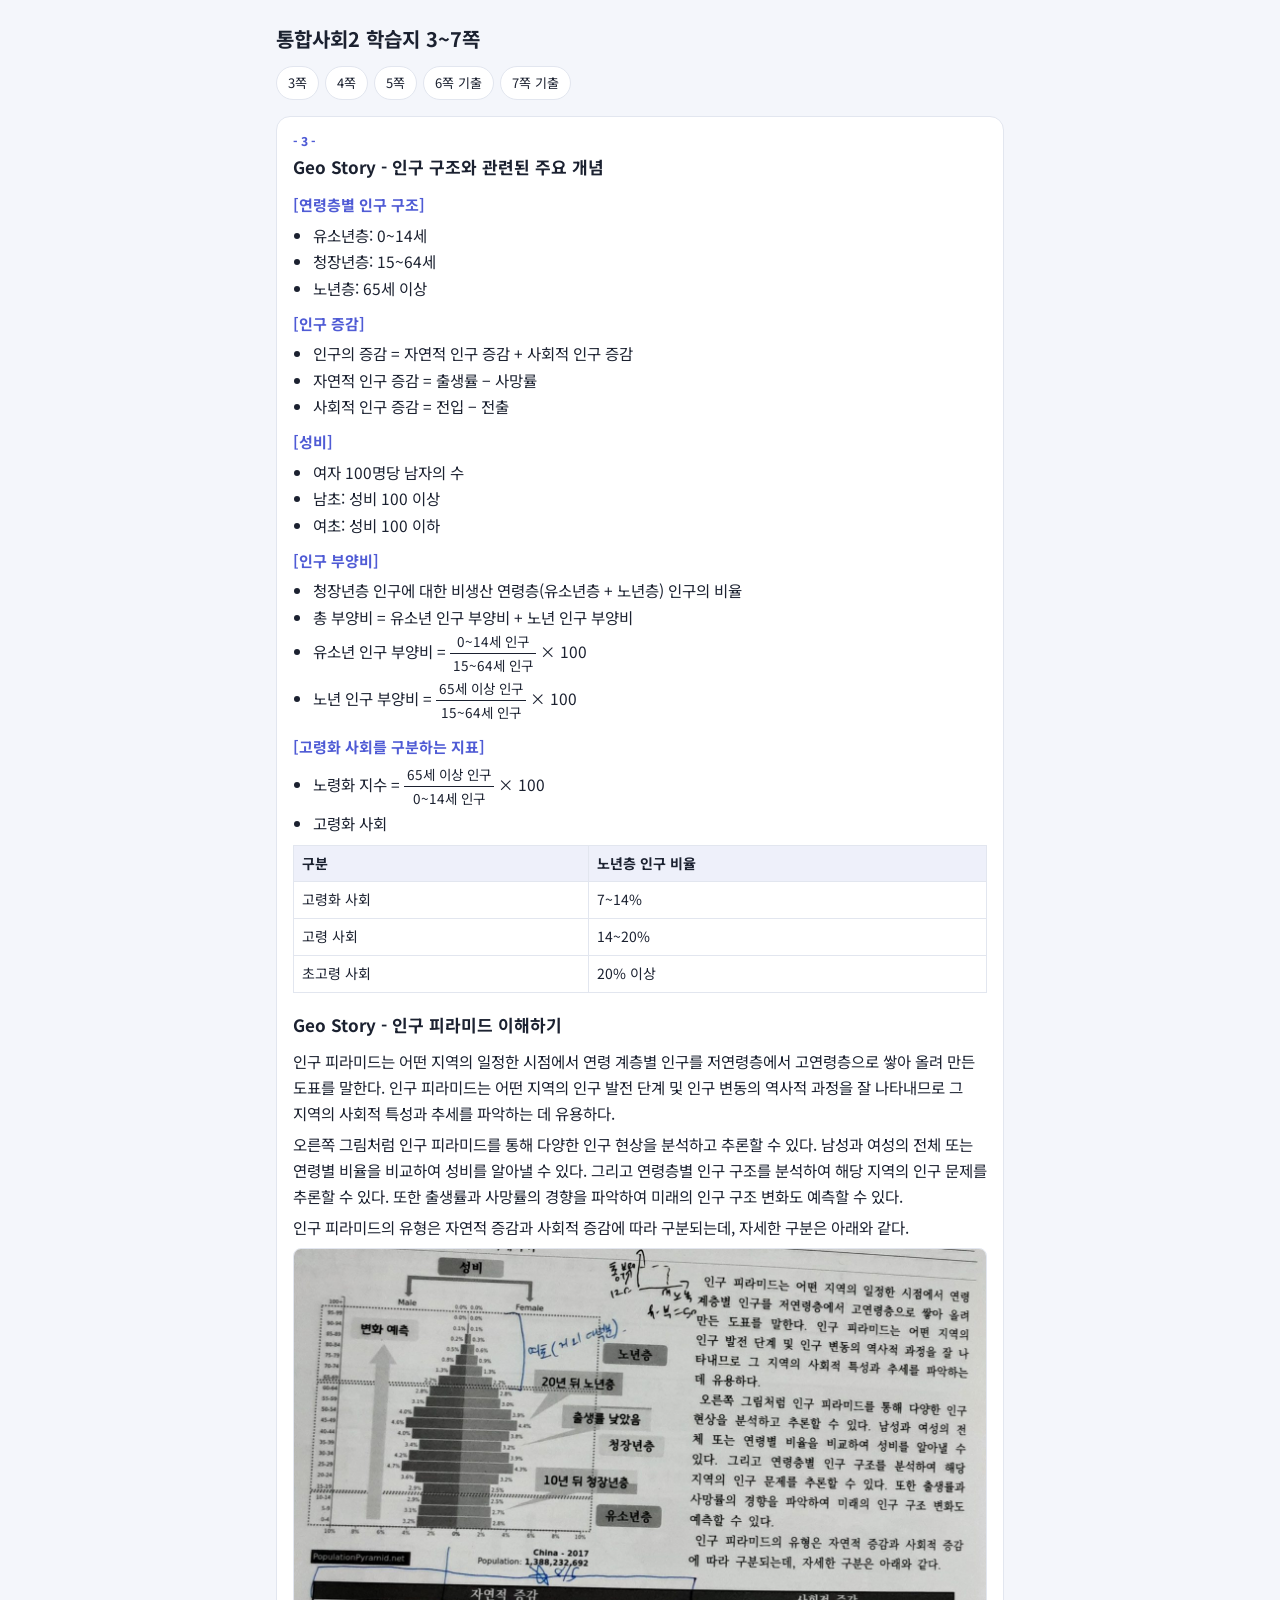
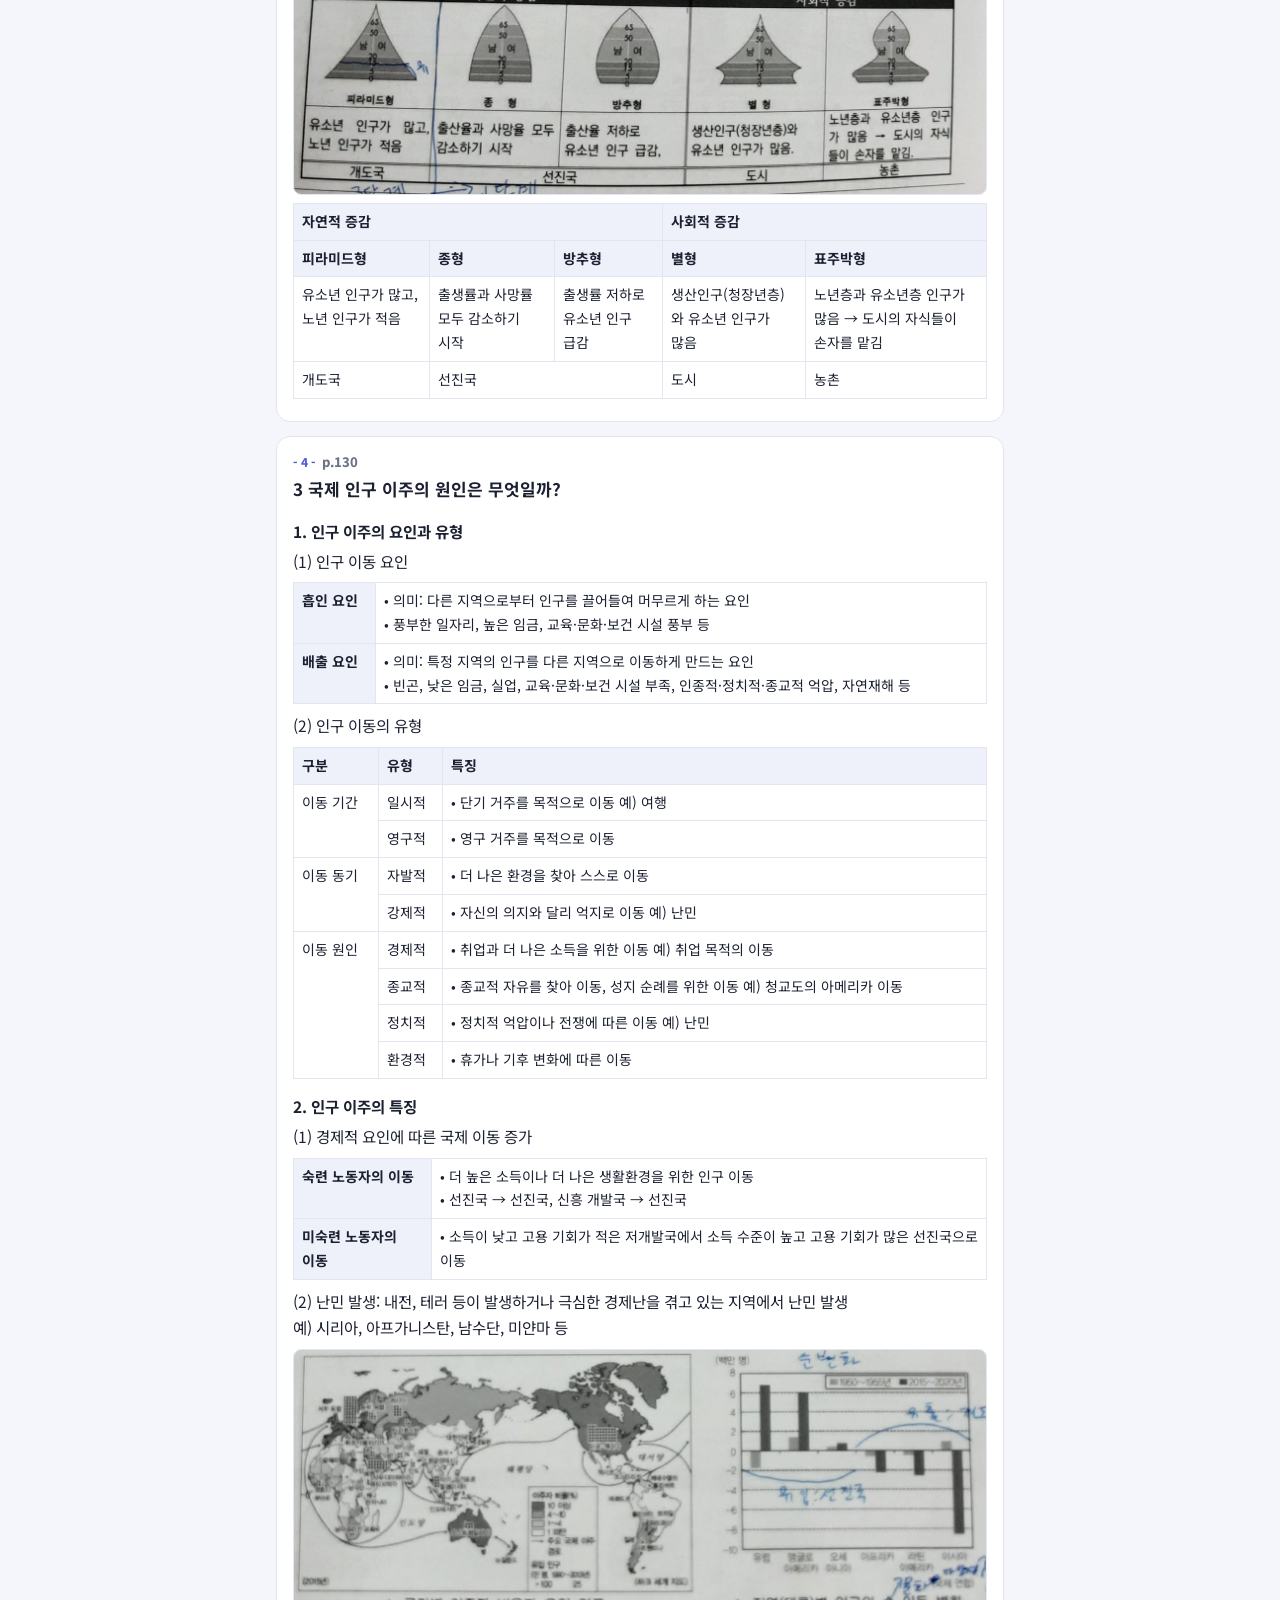
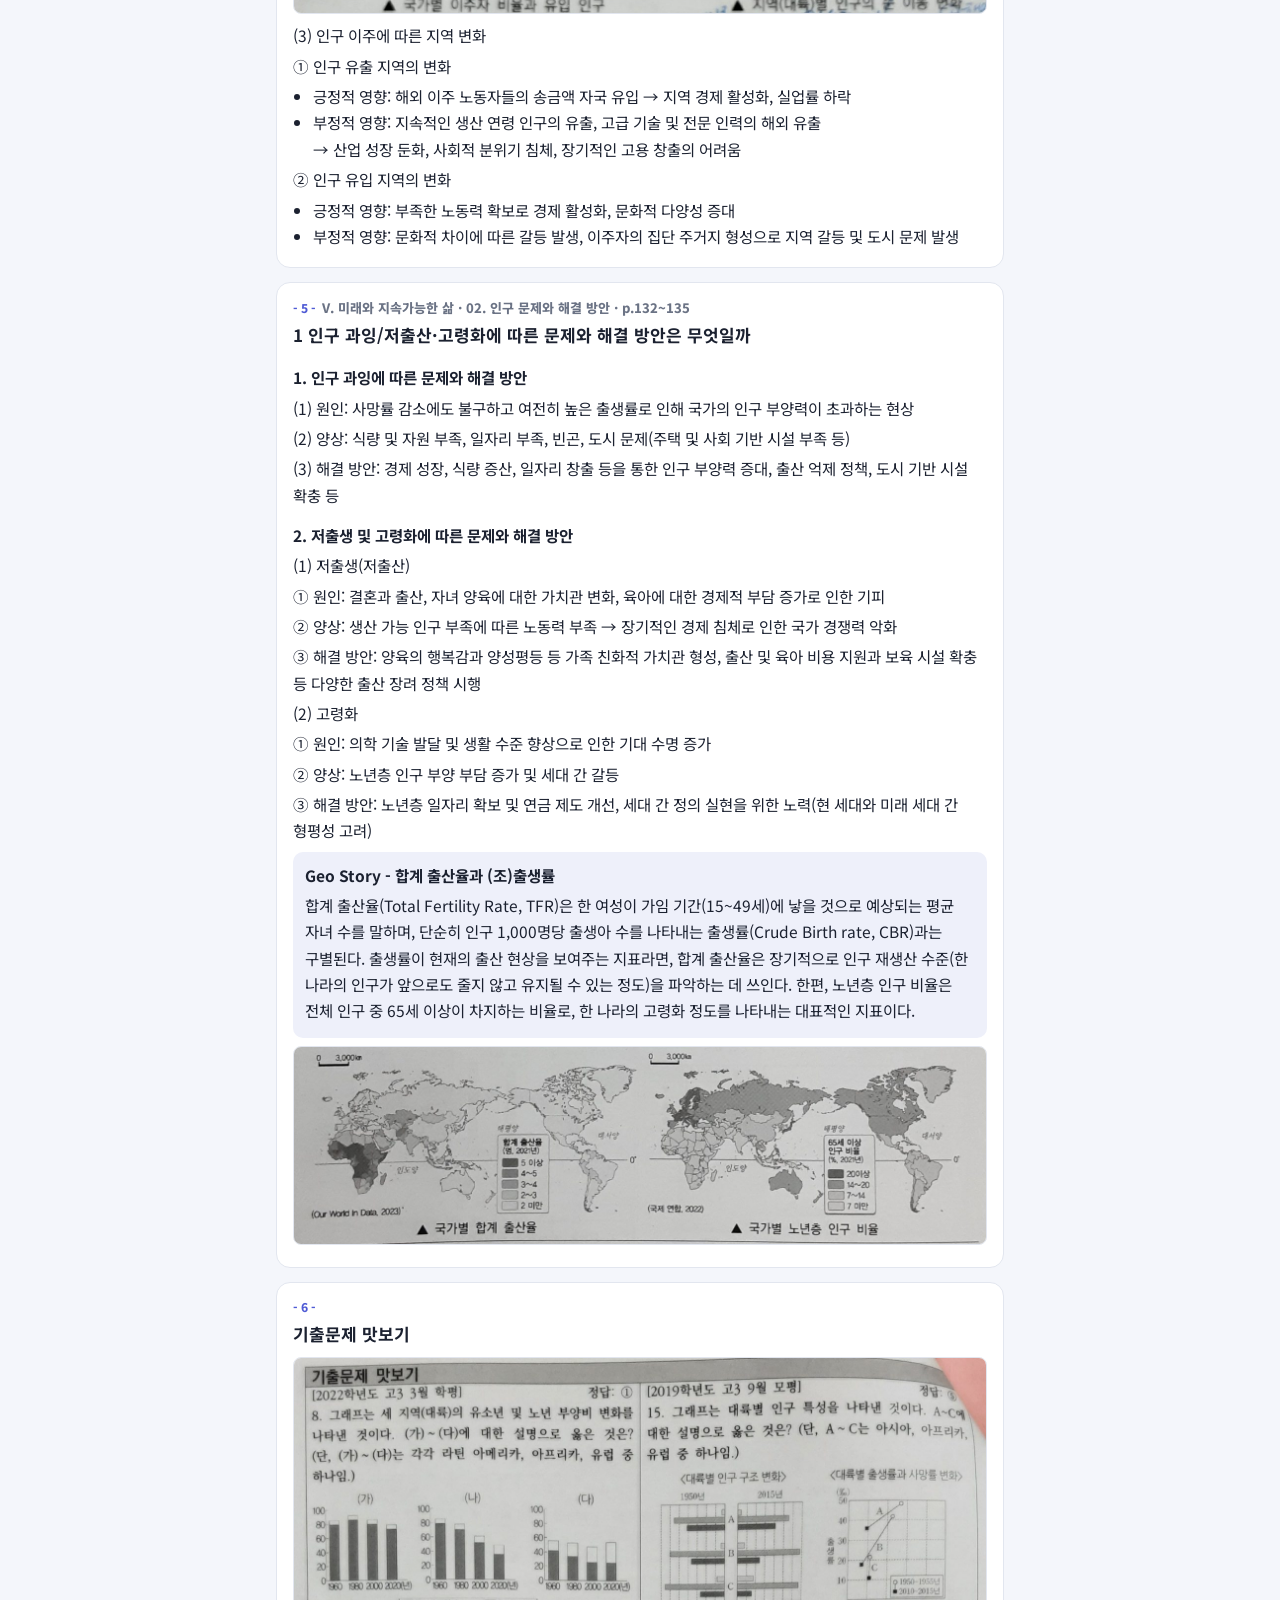
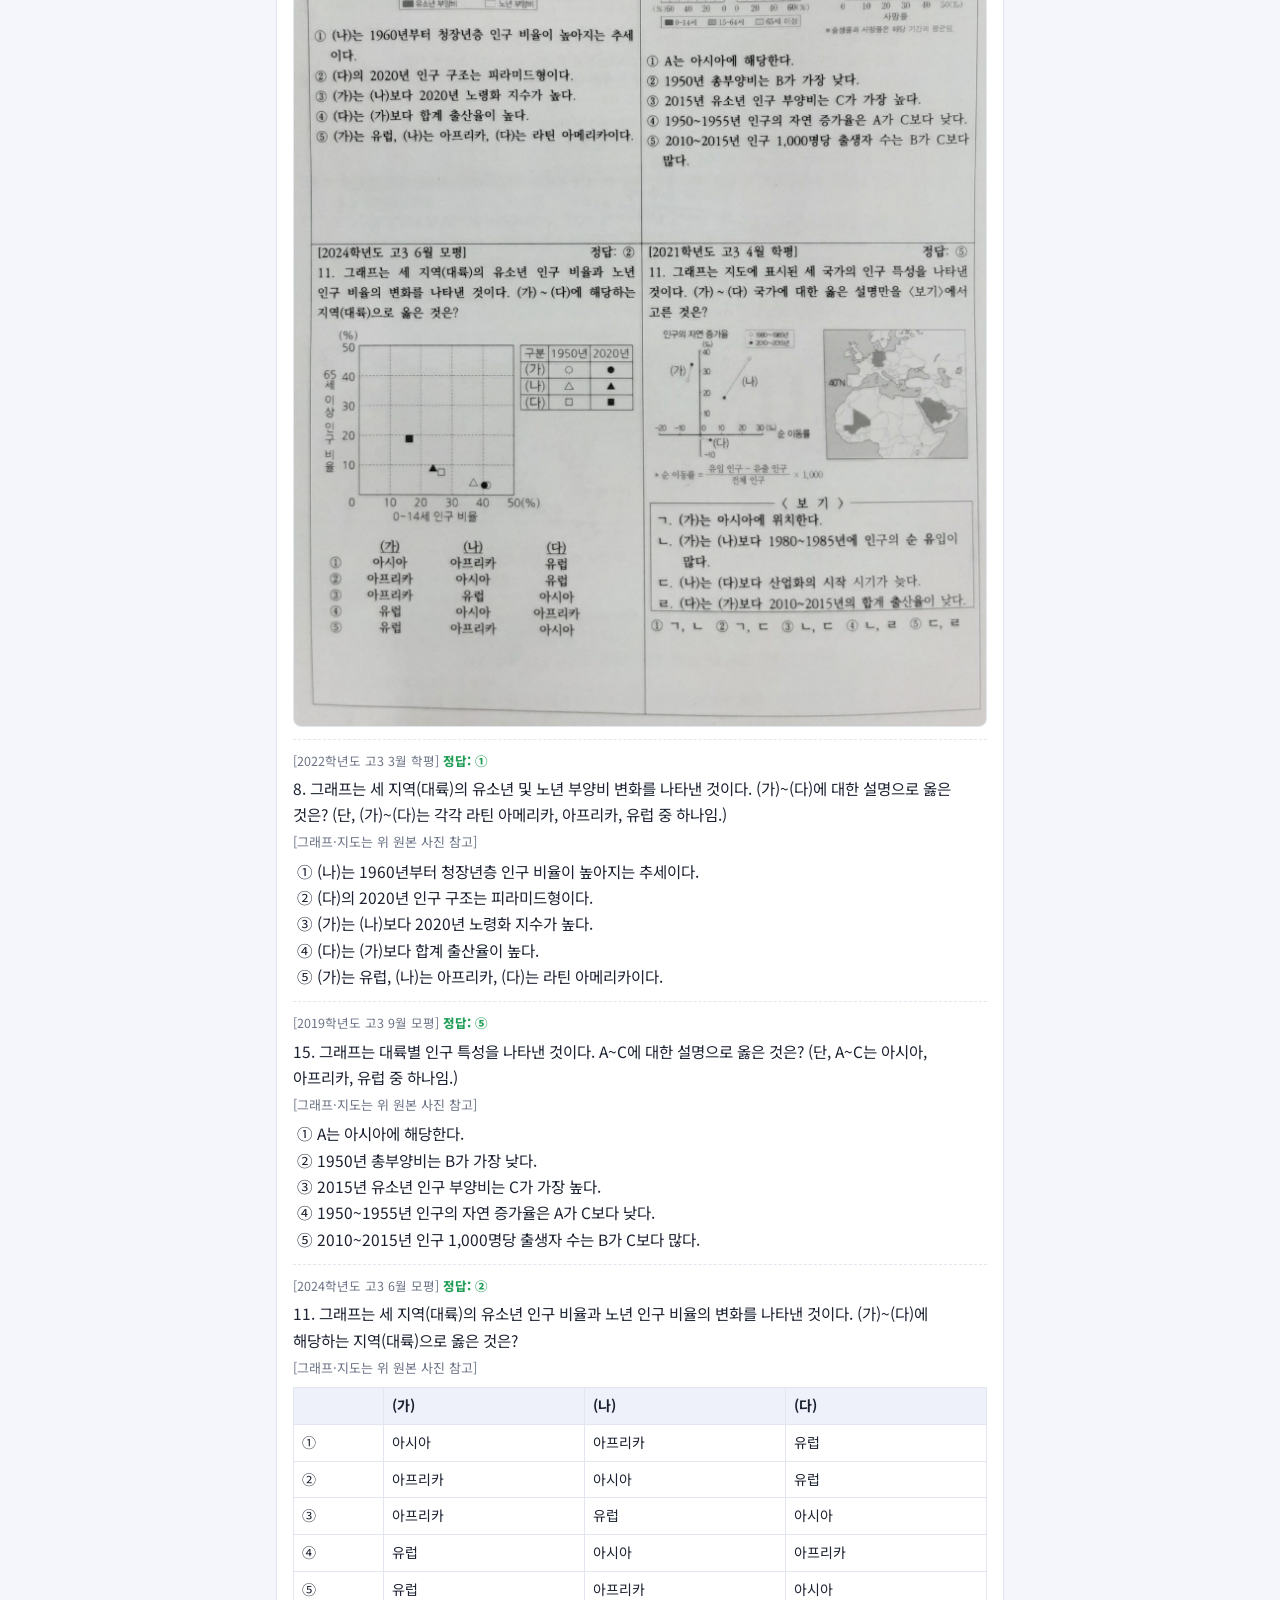
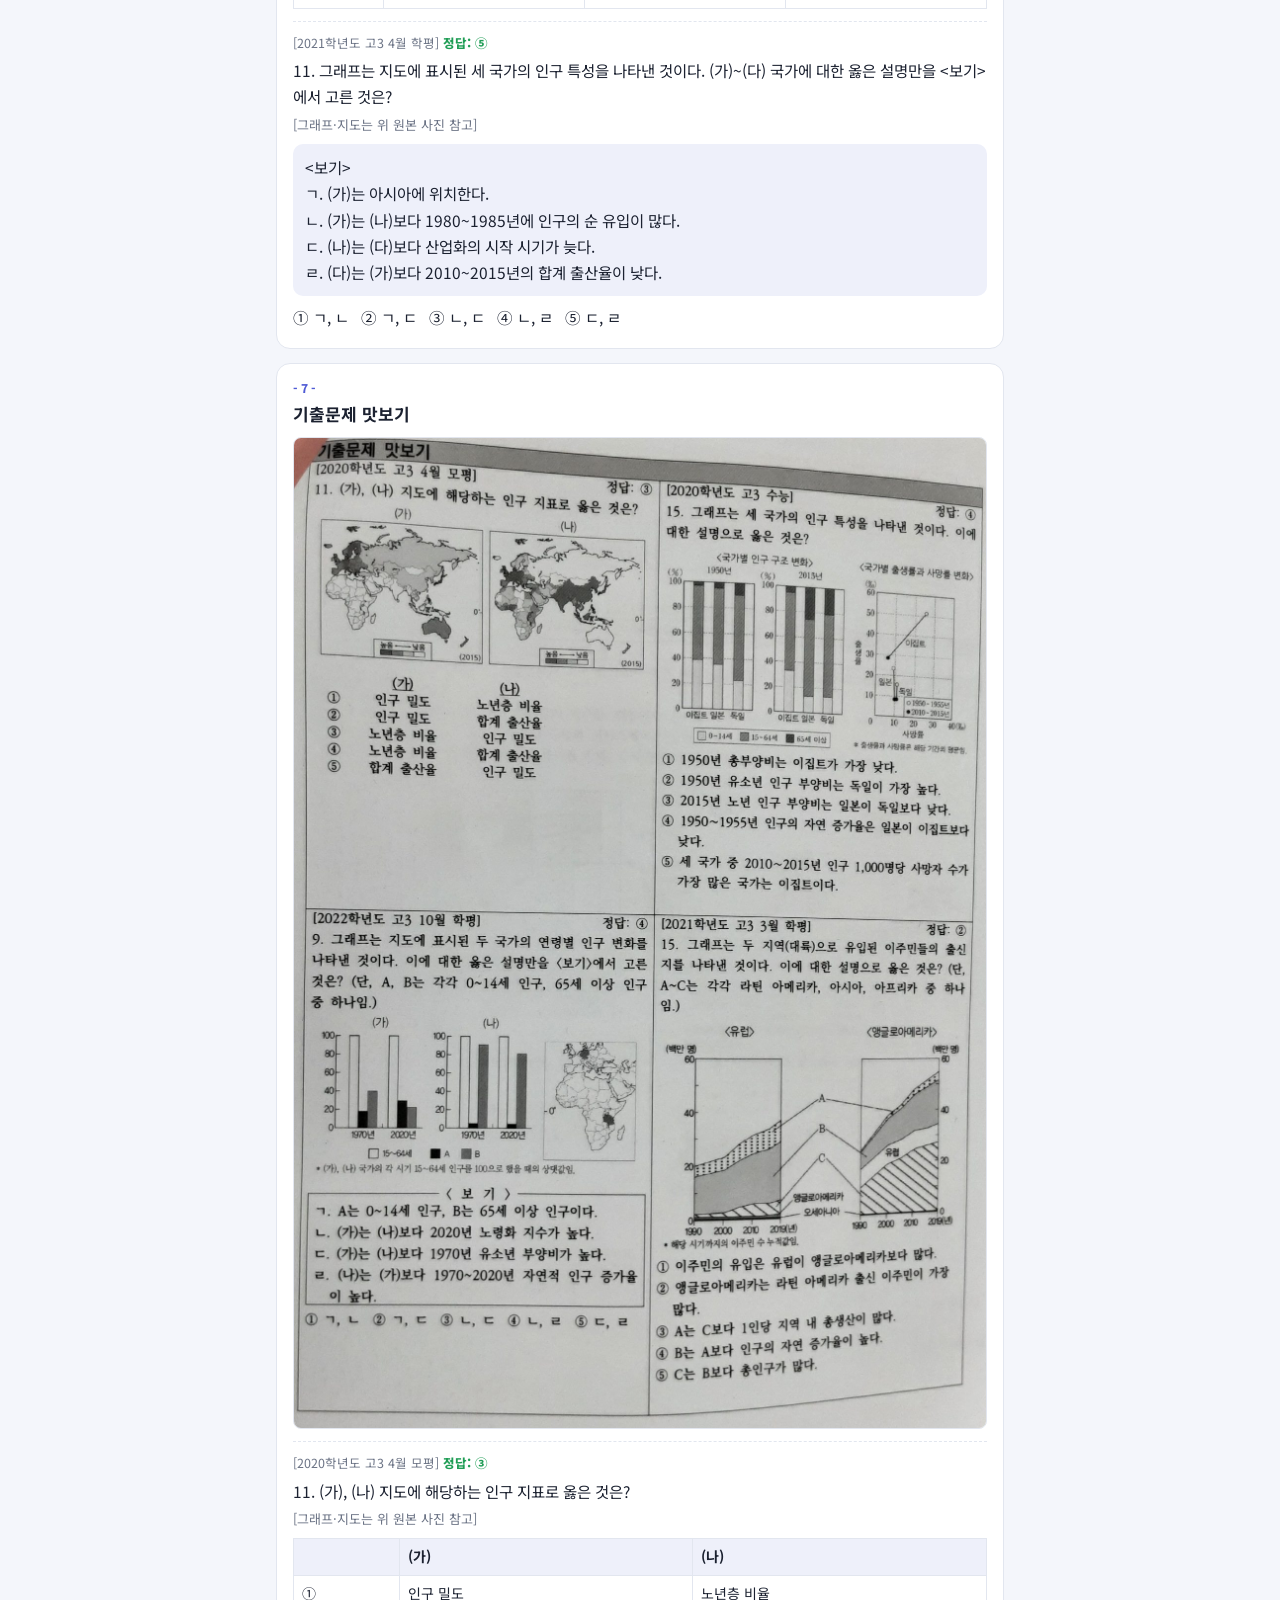
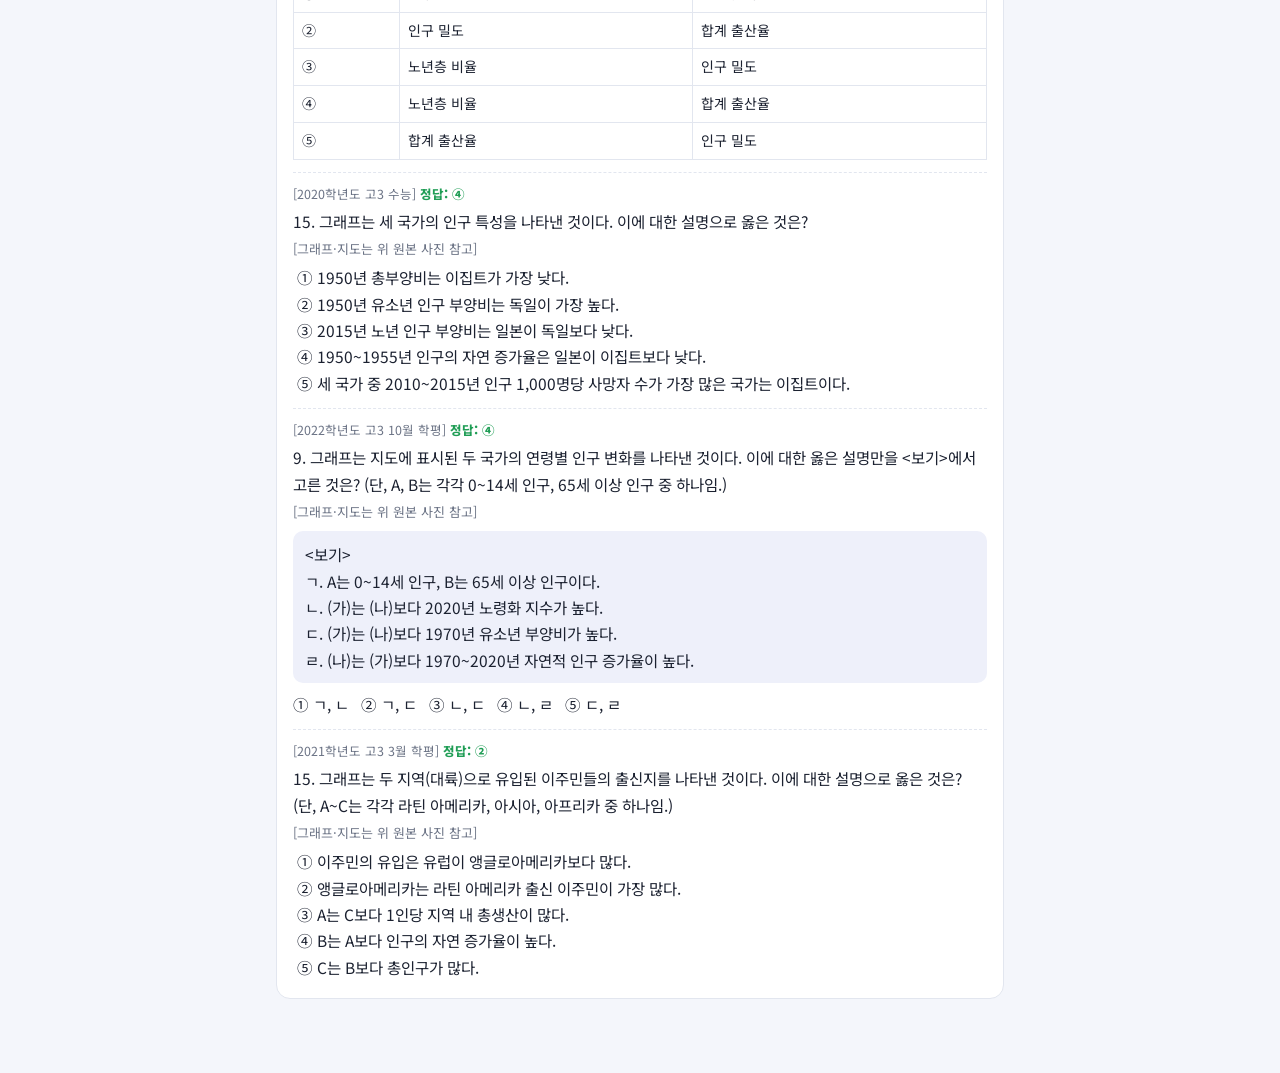
<file: social-notes.html>
<!doctype html>
<html lang="ko">
<head>
<meta charset="utf-8">
<meta name="viewport" content="width=device-width, initial-scale=1">
<title>통합사회2 학습지 3~7쪽</title>
<link href="https://fonts.googleapis.com/css2?family=Noto+Sans+KR:wght@400;600;800&display=swap" rel="stylesheet">
<style>
:root{--bg:#f4f6fb;--card:#fff;--ink:#1b2130;--sub:#6b7385;--line:#e2e6ef;--pri:#4f5bd5;--box:#eef0fa;--ok:#1f9d55}
@media (prefers-color-scheme:dark){:root:not([data-theme="light"]){--bg:#11141c;--card:#1b2030;--ink:#e8ebf3;--sub:#9aa2b5;--line:#2c3346;--pri:#8b94ff;--box:#252b3d;--ok:#4ccf85}}
:root[data-theme="dark"]{--bg:#11141c;--card:#1b2030;--ink:#e8ebf3;--sub:#9aa2b5;--line:#2c3346;--pri:#8b94ff;--box:#252b3d;--ok:#4ccf85}
*{box-sizing:border-box}
body{margin:0;background:var(--bg);color:var(--ink);font-family:'Noto Sans KR',system-ui,sans-serif;line-height:1.7;font-size:15.5px;word-break:keep-all}
main{max-width:760px;margin:0 auto;padding:16px 16px 60px}
h1{font-size:20px;margin:6px 0 4px}
.toc{display:flex;gap:6px;flex-wrap:wrap;margin:10px 0 16px}
.toc a{background:var(--card);border:1px solid var(--line);color:var(--ink);text-decoration:none;font-size:13px;padding:5px 11px;border-radius:999px}
section{background:var(--card);border:1px solid var(--line);border-radius:14px;padding:14px 16px;margin:0 0 14px}
.pg{font-size:12px;color:var(--pri);font-weight:800}
h2{font-size:17px;margin:2px 0 8px}
h3{font-size:15.5px;margin:14px 0 4px}
h4{font-size:15px;margin:10px 0 2px;color:var(--pri)}
p,ul,ol{margin:4px 0}
ul,ol{padding-left:20px}
.sub{color:var(--sub);font-size:13px}
.box{background:var(--box);border-radius:10px;padding:10px 12px;margin:8px 0}
.tw{overflow-x:auto;margin:8px 0}
table{border-collapse:collapse;width:100%;font-size:14px}
th,td{border:1px solid var(--line);padding:6px 8px;vertical-align:top;text-align:left}
th{background:var(--box)}
.q{border-top:1px dashed var(--line);padding-top:10px;margin-top:12px}
.q:first-of-type{border-top:0;margin-top:4px;padding-top:0}
.src{font-size:12.5px;color:var(--sub)}
.ans{color:var(--ok);font-weight:800}
.fig{font-size:13.5px;color:var(--sub);background:var(--box);border-radius:8px;padding:7px 10px;margin:6px 0}
.shot{display:block;width:100%;height:auto;border-radius:8px;margin:8px 0;border:1px solid var(--line)}
.frac{display:inline-block;vertical-align:middle;text-align:center;font-size:13.5px}
.frac span{display:block;padding:0 3px}.frac span+span{border-top:1px solid var(--ink)}
</style>
</head>
<body>
<main>
<h1>통합사회2 학습지 3~7쪽</h1>
<nav class="toc"><a href="#p3">3쪽</a><a href="#p4">4쪽</a><a href="#p5">5쪽</a><a href="#p6">6쪽 기출</a><a href="#p7">7쪽 기출</a></nav>

<!-- ───────── 3쪽 ───────── -->
<section id="p3">
<div class="pg">- 3 -</div>
<h2>Geo Story - 인구 구조와 관련된 주요 개념</h2>

<h4>[연령층별 인구 구조]</h4>
<ul><li>유소년층: 0~14세</li><li>청장년층: 15~64세</li><li>노년층: 65세 이상</li></ul>

<h4>[인구 증감]</h4>
<ul>
<li>인구의 증감 = 자연적 인구 증감 + 사회적 인구 증감</li>
<li>자연적 인구 증감 = 출생률 − 사망률</li>
<li>사회적 인구 증감 = 전입 − 전출</li>
</ul>

<h4>[성비]</h4>
<ul><li>여자 100명당 남자의 수</li><li>남초: 성비 100 이상</li><li>여초: 성비 100 이하</li></ul>

<h4>[인구 부양비]</h4>
<ul>
<li>청장년층 인구에 대한 비생산 연령층(유소년층 + 노년층) 인구의 비율</li>
<li>총 부양비 = 유소년 인구 부양비 + 노년 인구 부양비</li>
<li>유소년 인구 부양비 = <span class="frac"><span>0~14세 인구</span><span>15~64세 인구</span></span> × 100</li>
<li>노년 인구 부양비 = <span class="frac"><span>65세 이상 인구</span><span>15~64세 인구</span></span> × 100</li>
</ul>

<h4>[고령화 사회를 구분하는 지표]</h4>
<ul><li>노령화 지수 = <span class="frac"><span>65세 이상 인구</span><span>0~14세 인구</span></span> × 100</li><li>고령화 사회</li></ul>
<div class="tw"><table>
<tr><th>구분</th><th>노년층 인구 비율</th></tr>
<tr><td>고령화 사회</td><td>7~14%</td></tr>
<tr><td>고령 사회</td><td>14~20%</td></tr>
<tr><td>초고령 사회</td><td>20% 이상</td></tr>
</table></div>

<h2 style="margin-top:18px">Geo Story - 인구 피라미드 이해하기</h2>
<p>인구 피라미드는 어떤 지역의 일정한 시점에서 연령 계층별 인구를 저연령층에서 고연령층으로 쌓아 올려 만든 도표를 말한다. 인구 피라미드는 어떤 지역의 인구 발전 단계 및 인구 변동의 역사적 과정을 잘 나타내므로 그 지역의 사회적 특성과 추세를 파악하는 데 유용하다.</p>
<p>오른쪽 그림처럼 인구 피라미드를 통해 다양한 인구 현상을 분석하고 추론할 수 있다. 남성과 여성의 전체 또는 연령별 비율을 비교하여 성비를 알아낼 수 있다. 그리고 연령층별 인구 구조를 분석하여 해당 지역의 인구 문제를 추론할 수 있다. 또한 출생률과 사망률의 경향을 파악하여 미래의 인구 구조 변화도 예측할 수 있다.</p>
<p>인구 피라미드의 유형은 자연적 증감과 사회적 증감에 따라 구분되는데, 자세한 구분은 아래와 같다.</p>
<img class="shot" src="img/social/p3-pyramid.jpg" alt="3쪽 인구 피라미드 그림과 유형표" loading="lazy">
<div class="tw"><table>
<tr><th colspan="3">자연적 증감</th><th colspan="2">사회적 증감</th></tr>
<tr><th>피라미드형</th><th>종형</th><th>방추형</th><th>별형</th><th>표주박형</th></tr>
<tr><td>유소년 인구가 많고, 노년 인구가 적음</td><td>출생률과 사망률 모두 감소하기 시작</td><td>출생률 저하로 유소년 인구 급감</td><td>생산인구(청장년층)와 유소년 인구가 많음</td><td>노년층과 유소년층 인구가 많음 → 도시의 자식들이 손자를 맡김</td></tr>
<tr><td>개도국</td><td colspan="2">선진국</td><td>도시</td><td>농촌</td></tr>
</table></div>
</section>

<!-- ───────── 4쪽 ───────── -->
<section id="p4">
<div class="pg">- 4 - &nbsp;<span class="sub">p.130</span></div>
<h2>3 국제 인구 이주의 원인은 무엇일까?</h2>

<h3>1. 인구 이주의 요인과 유형</h3>
<p>(1) 인구 이동 요인</p>
<div class="tw"><table>
<tr><th>흡인 요인</th><td>• 의미: 다른 지역으로부터 인구를 끌어들여 머무르게 하는 요인<br>• 풍부한 일자리, 높은 임금, 교육·문화·보건 시설 풍부 등</td></tr>
<tr><th>배출 요인</th><td>• 의미: 특정 지역의 인구를 다른 지역으로 이동하게 만드는 요인<br>• 빈곤, 낮은 임금, 실업, 교육·문화·보건 시설 부족, 인종적·정치적·종교적 억압, 자연재해 등</td></tr>
</table></div>

<p>(2) 인구 이동의 유형</p>
<div class="tw"><table>
<tr><th>구분</th><th>유형</th><th>특징</th></tr>
<tr><td rowspan="2">이동 기간</td><td>일시적</td><td>• 단기 거주를 목적으로 이동 예) 여행</td></tr>
<tr><td>영구적</td><td>• 영구 거주를 목적으로 이동</td></tr>
<tr><td rowspan="2">이동 동기</td><td>자발적</td><td>• 더 나은 환경을 찾아 스스로 이동</td></tr>
<tr><td>강제적</td><td>• 자신의 의지와 달리 억지로 이동 예) 난민</td></tr>
<tr><td rowspan="4">이동 원인</td><td>경제적</td><td>• 취업과 더 나은 소득을 위한 이동 예) 취업 목적의 이동</td></tr>
<tr><td>종교적</td><td>• 종교적 자유를 찾아 이동, 성지 순례를 위한 이동 예) 청교도의 아메리카 이동</td></tr>
<tr><td>정치적</td><td>• 정치적 억압이나 전쟁에 따른 이동 예) 난민</td></tr>
<tr><td>환경적</td><td>• 휴가나 기후 변화에 따른 이동</td></tr>
</table></div>

<h3>2. 인구 이주의 특징</h3>
<p>(1) 경제적 요인에 따른 국제 이동 증가</p>
<div class="tw"><table>
<tr><th>숙련 노동자의 이동</th><td>• 더 높은 소득이나 더 나은 생활환경을 위한 인구 이동<br>• 선진국 → 선진국, 신흥 개발국 → 선진국</td></tr>
<tr><th>미숙련 노동자의 이동</th><td>• 소득이 낮고 고용 기회가 적은 저개발국에서 소득 수준이 높고 고용 기회가 많은 선진국으로 이동</td></tr>
</table></div>
<p>(2) 난민 발생: 내전, 테러 등이 발생하거나 극심한 경제난을 겪고 있는 지역에서 난민 발생<br>예) 시리아, 아프가니스탄, 남수단, 미얀마 등</p>
<img class="shot" src="img/social/p4-migration.jpg" alt="4쪽 국가별 이주자 비율과 유입 인구, 지역별 인구의 순 이동 변화" loading="lazy">

<p>(3) 인구 이주에 따른 지역 변화</p>
<p>① 인구 유출 지역의 변화</p>
<ul>
<li>긍정적 영향: 해외 이주 노동자들의 송금액 자국 유입 → 지역 경제 활성화, 실업률 하락</li>
<li>부정적 영향: 지속적인 생산 연령 인구의 유출, 고급 기술 및 전문 인력의 해외 유출<br>→ 산업 성장 둔화, 사회적 분위기 침체, 장기적인 고용 창출의 어려움</li>
</ul>
<p>② 인구 유입 지역의 변화</p>
<ul>
<li>긍정적 영향: 부족한 노동력 확보로 경제 활성화, 문화적 다양성 증대</li>
<li>부정적 영향: 문화적 차이에 따른 갈등 발생, 이주자의 집단 주거지 형성으로 지역 갈등 및 도시 문제 발생</li>
</ul>
</section>

<!-- ───────── 5쪽 ───────── -->
<section id="p5">
<div class="pg">- 5 - &nbsp;<span class="sub">V. 미래와 지속가능한 삶 · 02. 인구 문제와 해결 방안 · p.132~135</span></div>
<h2>1 인구 과잉/저출산·고령화에 따른 문제와 해결 방안은 무엇일까</h2>

<h3>1. 인구 과잉에 따른 문제와 해결 방안</h3>
<p>(1) 원인: 사망률 감소에도 불구하고 여전히 높은 출생률로 인해 국가의 인구 부양력이 초과하는 현상</p>
<p>(2) 양상: 식량 및 자원 부족, 일자리 부족, 빈곤, 도시 문제(주택 및 사회 기반 시설 부족 등)</p>
<p>(3) 해결 방안: 경제 성장, 식량 증산, 일자리 창출 등을 통한 인구 부양력 증대, 출산 억제 정책, 도시 기반 시설 확충 등</p>

<h3>2. 저출생 및 고령화에 따른 문제와 해결 방안</h3>
<p>(1) 저출생(저출산)</p>
<p>① 원인: 결혼과 출산, 자녀 양육에 대한 가치관 변화, 육아에 대한 경제적 부담 증가로 인한 기피</p>
<p>② 양상: 생산 가능 인구 부족에 따른 노동력 부족 → 장기적인 경제 침체로 인한 국가 경쟁력 악화</p>
<p>③ 해결 방안: 양육의 행복감과 양성평등 등 가족 친화적 가치관 형성, 출산 및 육아 비용 지원과 보육 시설 확충 등 다양한 출산 장려 정책 시행</p>
<p>(2) 고령화</p>
<p>① 원인: 의학 기술 발달 및 생활 수준 향상으로 인한 기대 수명 증가</p>
<p>② 양상: 노년층 인구 부양 부담 증가 및 세대 간 갈등</p>
<p>③ 해결 방안: 노년층 일자리 확보 및 연금 제도 개선, 세대 간 정의 실현을 위한 노력(현 세대와 미래 세대 간 형평성 고려)</p>

<div class="box">
<b>Geo Story - 합계 출산율과 (조)출생률</b>
<p>합계 출산율(Total Fertility Rate, TFR)은 한 여성이 가임 기간(15~49세)에 낳을 것으로 예상되는 평균 자녀 수를 말하며, 단순히 인구 1,000명당 출생아 수를 나타내는 출생률(Crude Birth rate, CBR)과는 구별된다. 출생률이 현재의 출산 현상을 보여주는 지표라면, 합계 출산율은 장기적으로 인구 재생산 수준(한 나라의 인구가 앞으로도 줄지 않고 유지될 수 있는 정도)을 파악하는 데 쓰인다. 한편, 노년층 인구 비율은 전체 인구 중 65세 이상이 차지하는 비율로, 한 나라의 고령화 정도를 나타내는 대표적인 지표이다.</p>
</div>
<img class="shot" src="img/social/p5-maps.jpg" alt="5쪽 국가별 합계 출산율, 국가별 노년층 인구 비율" loading="lazy">
</section>

<!-- ───────── 6쪽 ───────── -->
<section id="p6">
<div class="pg">- 6 -</div>
<h2>기출문제 맛보기</h2>
<img class="shot" src="img/social/p6-exam.jpg" alt="6쪽 기출문제 원본" loading="lazy">

<div class="q">
<div class="src">[2022학년도 고3 3월 학평] <span class="ans">정답: ①</span></div>
<p>8. 그래프는 세 지역(대륙)의 유소년 및 노년 부양비 변화를 나타낸 것이다. (가)~(다)에 대한 설명으로 옳은 것은? (단, (가)~(다)는 각각 라틴 아메리카, 아프리카, 유럽 중 하나임.)</p>
<p class="sub">[그래프·지도는 위 원본 사진 참고]</p>
<ol style="list-style:none;padding-left:4px">
<li>① (나)는 1960년부터 청장년층 인구 비율이 높아지는 추세이다.</li>
<li>② (다)의 2020년 인구 구조는 피라미드형이다.</li>
<li>③ (가)는 (나)보다 2020년 노령화 지수가 높다.</li>
<li>④ (다)는 (가)보다 합계 출산율이 높다.</li>
<li>⑤ (가)는 유럽, (나)는 아프리카, (다)는 라틴 아메리카이다.</li>
</ol>
</div>

<div class="q">
<div class="src">[2019학년도 고3 9월 모평] <span class="ans">정답: ⑤</span></div>
<p>15. 그래프는 대륙별 인구 특성을 나타낸 것이다. A~C에 대한 설명으로 옳은 것은? (단, A~C는 아시아, 아프리카, 유럽 중 하나임.)</p>
<p class="sub">[그래프·지도는 위 원본 사진 참고]</p>
<ol style="list-style:none;padding-left:4px">
<li>① A는 아시아에 해당한다.</li>
<li>② 1950년 총부양비는 B가 가장 낮다.</li>
<li>③ 2015년 유소년 인구 부양비는 C가 가장 높다.</li>
<li>④ 1950~1955년 인구의 자연 증가율은 A가 C보다 낮다.</li>
<li>⑤ 2010~2015년 인구 1,000명당 출생자 수는 B가 C보다 많다.</li>
</ol>
</div>

<div class="q">
<div class="src">[2024학년도 고3 6월 모평] <span class="ans">정답: ②</span></div>
<p>11. 그래프는 세 지역(대륙)의 유소년 인구 비율과 노년 인구 비율의 변화를 나타낸 것이다. (가)~(다)에 해당하는 지역(대륙)으로 옳은 것은?</p>
<p class="sub">[그래프·지도는 위 원본 사진 참고]</p>
<div class="tw"><table>
<tr><th></th><th>(가)</th><th>(나)</th><th>(다)</th></tr>
<tr><td>①</td><td>아시아</td><td>아프리카</td><td>유럽</td></tr>
<tr><td>②</td><td>아프리카</td><td>아시아</td><td>유럽</td></tr>
<tr><td>③</td><td>아프리카</td><td>유럽</td><td>아시아</td></tr>
<tr><td>④</td><td>유럽</td><td>아시아</td><td>아프리카</td></tr>
<tr><td>⑤</td><td>유럽</td><td>아프리카</td><td>아시아</td></tr>
</table></div>
</div>

<div class="q">
<div class="src">[2021학년도 고3 4월 학평] <span class="ans">정답: ⑤</span></div>
<p>11. 그래프는 지도에 표시된 세 국가의 인구 특성을 나타낸 것이다. (가)~(다) 국가에 대한 옳은 설명만을 &lt;보기&gt;에서 고른 것은?</p>
<p class="sub">[그래프·지도는 위 원본 사진 참고]</p>
<div class="box">
&lt;보기&gt;<br>
ㄱ. (가)는 아시아에 위치한다.<br>
ㄴ. (가)는 (나)보다 1980~1985년에 인구의 순 유입이 많다.<br>
ㄷ. (나)는 (다)보다 산업화의 시작 시기가 늦다.<br>
ㄹ. (다)는 (가)보다 2010~2015년의 합계 출산율이 낮다.
</div>
<p>① ㄱ, ㄴ &nbsp; ② ㄱ, ㄷ &nbsp; ③ ㄴ, ㄷ &nbsp; ④ ㄴ, ㄹ &nbsp; ⑤ ㄷ, ㄹ</p>
</div>
</section>

<!-- ───────── 7쪽 ───────── -->
<section id="p7">
<div class="pg">- 7 -</div>
<h2>기출문제 맛보기</h2>
<img class="shot" src="img/social/p7-exam.jpg" alt="7쪽 기출문제 원본" loading="lazy">

<div class="q">
<div class="src">[2020학년도 고3 4월 모평] <span class="ans">정답: ③</span></div>
<p>11. (가), (나) 지도에 해당하는 인구 지표로 옳은 것은?</p>
<p class="sub">[그래프·지도는 위 원본 사진 참고]</p>
<div class="tw"><table>
<tr><th></th><th>(가)</th><th>(나)</th></tr>
<tr><td>①</td><td>인구 밀도</td><td>노년층 비율</td></tr>
<tr><td>②</td><td>인구 밀도</td><td>합계 출산율</td></tr>
<tr><td>③</td><td>노년층 비율</td><td>인구 밀도</td></tr>
<tr><td>④</td><td>노년층 비율</td><td>합계 출산율</td></tr>
<tr><td>⑤</td><td>합계 출산율</td><td>인구 밀도</td></tr>
</table></div>
</div>

<div class="q">
<div class="src">[2020학년도 고3 수능] <span class="ans">정답: ④</span></div>
<p>15. 그래프는 세 국가의 인구 특성을 나타낸 것이다. 이에 대한 설명으로 옳은 것은?</p>
<p class="sub">[그래프·지도는 위 원본 사진 참고]</p>
<ol style="list-style:none;padding-left:4px">
<li>① 1950년 총부양비는 이집트가 가장 낮다.</li>
<li>② 1950년 유소년 인구 부양비는 독일이 가장 높다.</li>
<li>③ 2015년 노년 인구 부양비는 일본이 독일보다 낮다.</li>
<li>④ 1950~1955년 인구의 자연 증가율은 일본이 이집트보다 낮다.</li>
<li>⑤ 세 국가 중 2010~2015년 인구 1,000명당 사망자 수가 가장 많은 국가는 이집트이다.</li>
</ol>
</div>

<div class="q">
<div class="src">[2022학년도 고3 10월 학평] <span class="ans">정답: ④</span></div>
<p>9. 그래프는 지도에 표시된 두 국가의 연령별 인구 변화를 나타낸 것이다. 이에 대한 옳은 설명만을 &lt;보기&gt;에서 고른 것은? (단, A, B는 각각 0~14세 인구, 65세 이상 인구 중 하나임.)</p>
<p class="sub">[그래프·지도는 위 원본 사진 참고]</p>
<div class="box">
&lt;보기&gt;<br>
ㄱ. A는 0~14세 인구, B는 65세 이상 인구이다.<br>
ㄴ. (가)는 (나)보다 2020년 노령화 지수가 높다.<br>
ㄷ. (가)는 (나)보다 1970년 유소년 부양비가 높다.<br>
ㄹ. (나)는 (가)보다 1970~2020년 자연적 인구 증가율이 높다.
</div>
<p>① ㄱ, ㄴ &nbsp; ② ㄱ, ㄷ &nbsp; ③ ㄴ, ㄷ &nbsp; ④ ㄴ, ㄹ &nbsp; ⑤ ㄷ, ㄹ</p>
</div>

<div class="q">
<div class="src">[2021학년도 고3 3월 학평] <span class="ans">정답: ②</span></div>
<p>15. 그래프는 두 지역(대륙)으로 유입된 이주민들의 출신지를 나타낸 것이다. 이에 대한 설명으로 옳은 것은? (단, A~C는 각각 라틴 아메리카, 아시아, 아프리카 중 하나임.)</p>
<p class="sub">[그래프·지도는 위 원본 사진 참고]</p>
<ol style="list-style:none;padding-left:4px">
<li>① 이주민의 유입은 유럽이 앵글로아메리카보다 많다.</li>
<li>② 앵글로아메리카는 라틴 아메리카 출신 이주민이 가장 많다.</li>
<li>③ A는 C보다 1인당 지역 내 총생산이 많다.</li>
<li>④ B는 A보다 인구의 자연 증가율이 높다.</li>
<li>⑤ C는 B보다 총인구가 많다.</li>
</ol>
</div>
</section>
</main>
</body>
</html>
</file>
